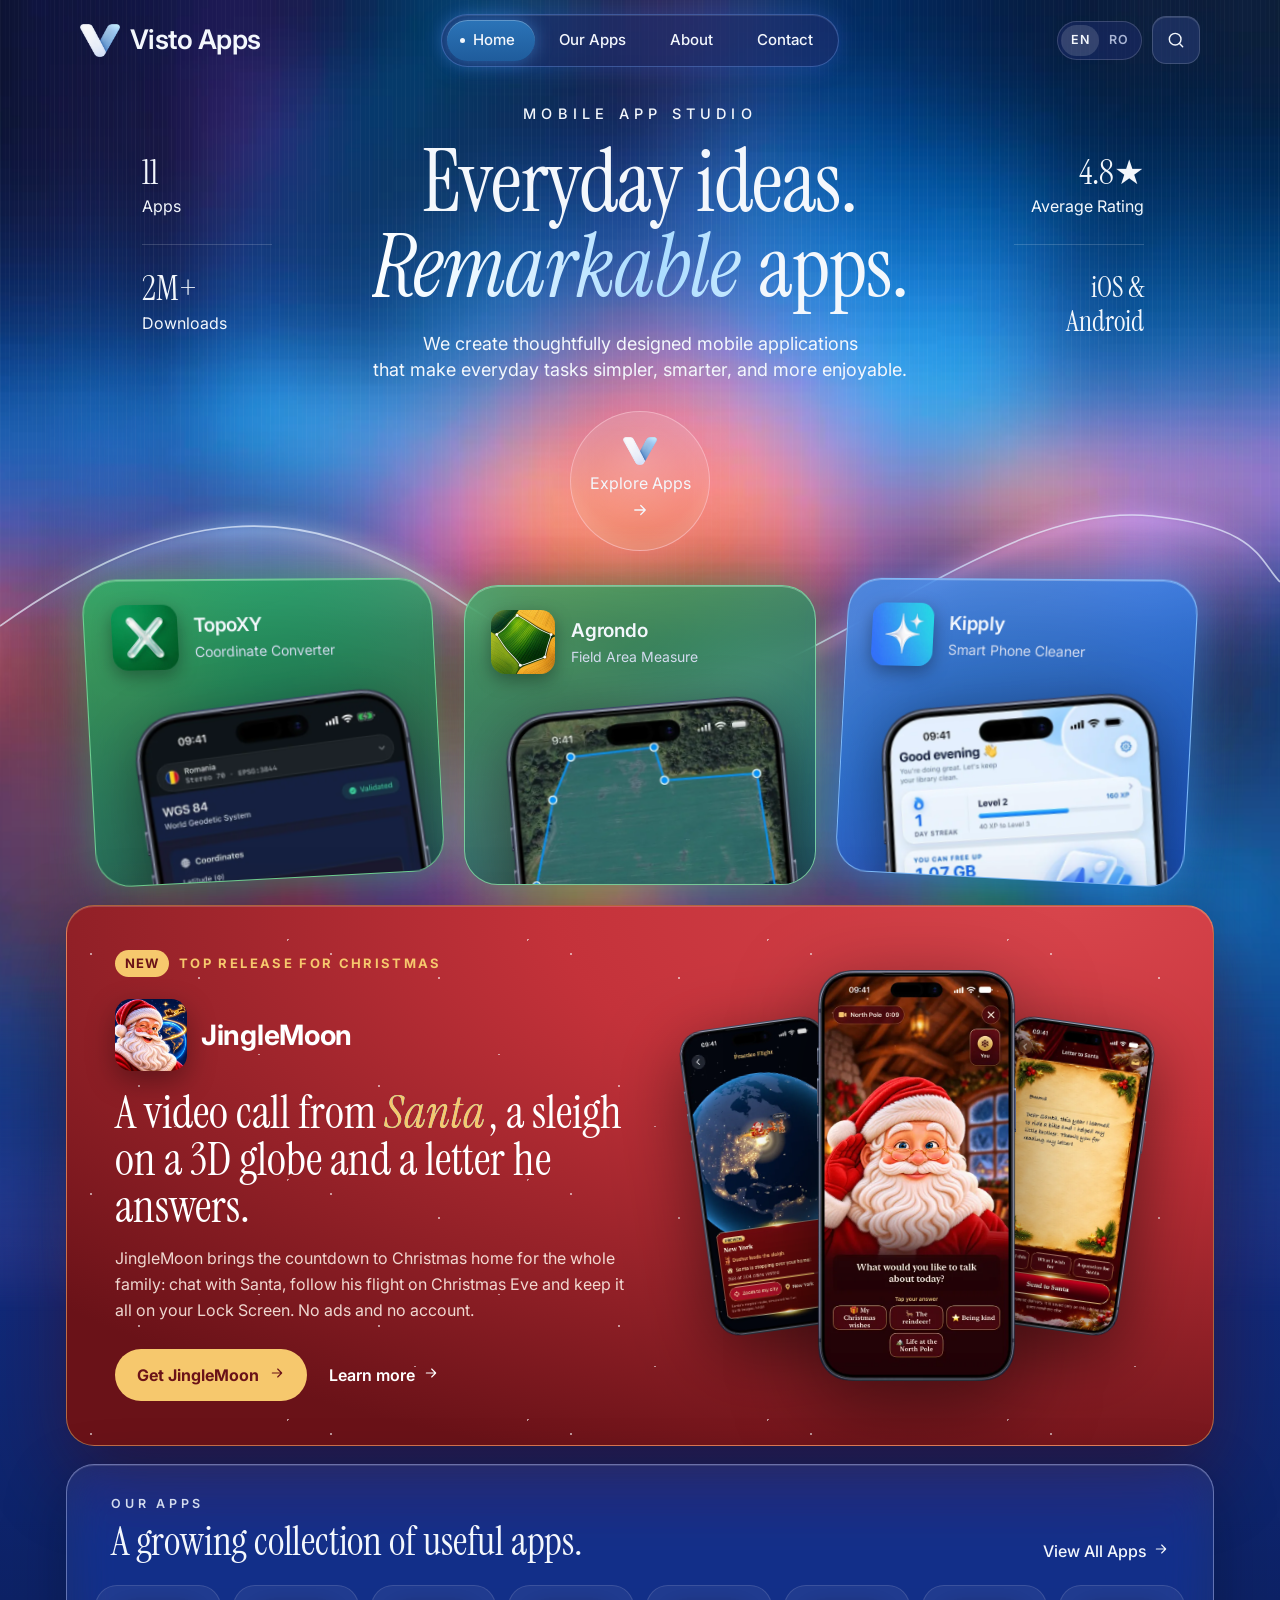
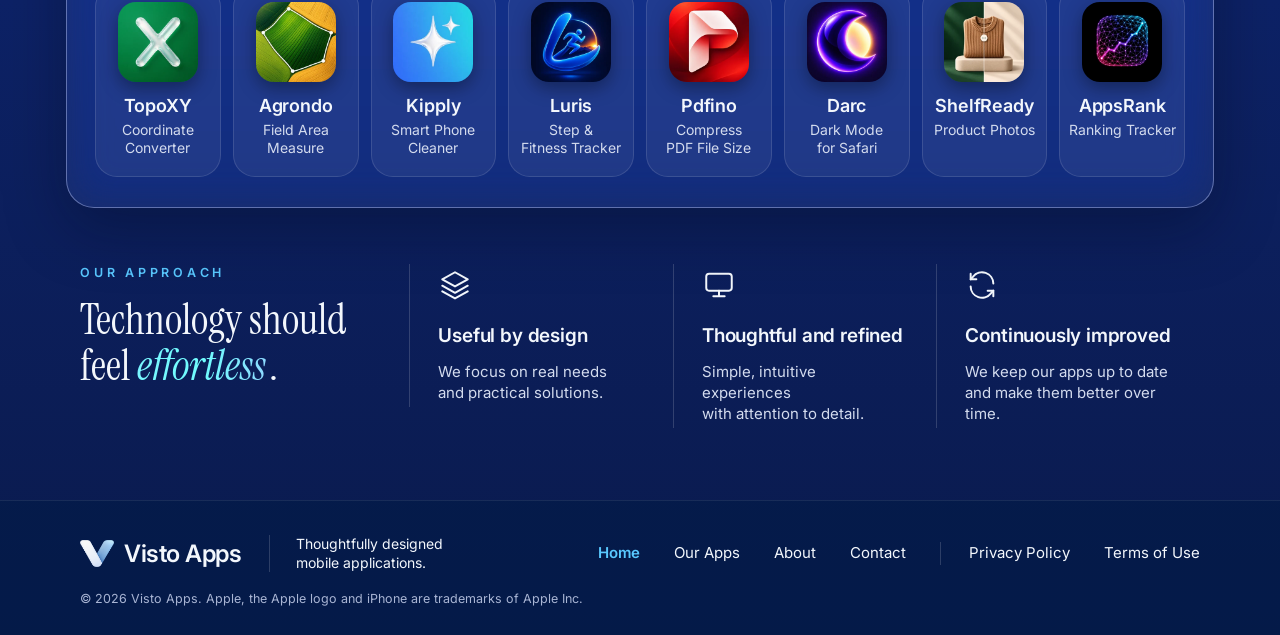
<file: index.html>
<!doctype html>
<html lang="en">
<head>
  <meta charset="utf-8">
  <meta name="viewport" content="width=device-width, initial-scale=1, viewport-fit=cover">
  <title>Visto Apps | Mobile App Studio for Useful iPhone Apps</title>
  <meta name="description" content="Visto Apps is an independent mobile app studio behind JingleMoon, TopoXY, Agrondo, Kipply, Luris, Pdfino, Darc, ShelfReady, AppsRank, Serenity and Kupfra.">
  <meta name="theme-color" content="#10285a">
  <!--gen:seo-->
  <link rel="canonical" href="https://vistoapps.com/">
  <link rel="alternate" hreflang="en" href="https://vistoapps.com/">
  <link rel="alternate" hreflang="ro" href="https://vistoapps.com/ro/">
  <link rel="alternate" hreflang="x-default" href="https://vistoapps.com/">
  <meta name="robots" content="index,follow,max-image-preview:large">
  <meta property="og:type" content="website">
  <meta property="og:site_name" content="Visto Apps">
  <meta property="og:title" content="Visto Apps | Mobile App Studio for Useful iPhone Apps">
  <meta property="og:description" content="Visto Apps is an independent mobile app studio behind JingleMoon, TopoXY, Agrondo, Kipply, Luris, Pdfino, Darc, ShelfReady, AppsRank, Serenity and Kupfra.">
  <meta property="og:url" content="https://vistoapps.com/">
  <meta property="og:image" content="https://vistoapps.com/assets/logo/og-image.jpg">
  <meta property="og:image:width" content="1200">
  <meta property="og:image:height" content="630">
  <meta property="og:image:alt" content="Visto Apps">
  <meta property="og:locale" content="en_US">
  <meta property="og:locale:alternate" content="ro_RO">
  <meta name="twitter:card" content="summary_large_image">
  <meta name="twitter:title" content="Visto Apps | Mobile App Studio for Useful iPhone Apps">
  <meta name="twitter:description" content="Visto Apps is an independent mobile app studio behind JingleMoon, TopoXY, Agrondo, Kipply, Luris, Pdfino, Darc, ShelfReady, AppsRank, Serenity and Kupfra.">
  <meta name="twitter:image" content="https://vistoapps.com/assets/logo/og-image.jpg">
  <script type="application/ld+json">{"@context":"https://schema.org","@graph":[{"@type":"Organization","@id":"https://vistoapps.com/#organization","name":"Visto Apps","url":"https://vistoapps.com/","logo":{"@type":"ImageObject","url":"https://vistoapps.com/assets/logo/visto-v.png"},"email":"iosallapps@gmail.com","contactPoint":{"@type":"ContactPoint","contactType":"customer support","email":"iosallapps@gmail.com","availableLanguage":["English","Romanian"]},"sameAs":["https://jinglemoon.com/","https://topoxyapp.com/","https://agrondo.com/","https://kipplyapp.com/","https://lurisapp.com/","https://pdfino.com/","https://darcapp.com/","https://shelfreadyapp.com/","https://appsrankapp.com/","https://serenityjournalapp.com/","https://kupfra.com/"]},{"@type":"WebSite","@id":"https://vistoapps.com/#website","url":"https://vistoapps.com/","name":"Visto Apps","publisher":{"@id":"https://vistoapps.com/#organization"},"inLanguage":["en","ro"]},{"@type":"WebPage","@id":"https://vistoapps.com/#webpage","url":"https://vistoapps.com/","name":"Visto Apps | Mobile App Studio for Useful iPhone Apps","description":"Visto Apps is an independent mobile app studio behind JingleMoon, TopoXY, Agrondo, Kipply, Luris, Pdfino, Darc, ShelfReady, AppsRank, Serenity and Kupfra.","inLanguage":"en","isPartOf":{"@id":"https://vistoapps.com/#website"},"about":{"@id":"https://vistoapps.com/#organization"}},{"@type":"ItemList","name":"Visto Apps","numberOfItems":11,"itemListElement":[{"@type":"ListItem","position":1,"item":{"@type":"SoftwareApplication","name":"JingleMoon: Santa Tracker & Video Call","description":"Follow Santa's sleigh on a 3D globe, chat with Santa, write him a letter and get a video call from him.","applicationCategory":"EntertainmentApplication","operatingSystem":"iOS","url":"https://apps.apple.com/us/app/jinglemoon-santa-tracker/id6829834796","image":"https://vistoapps.com/assets/icons/jinglemoon.webp","sameAs":"https://jinglemoon.com/","publisher":{"@id":"https://vistoapps.com/#organization"},"offers":{"@type":"Offer","price":"0","priceCurrency":"USD"}}},{"@type":"ListItem","position":2,"item":{"@type":"SoftwareApplication","name":"TopoXY: Coordinate Converter","description":"Convert coordinates between WGS84, Stereo 70, PUWG, UTM and other national grids, offline.","applicationCategory":"TravelApplication","operatingSystem":"iOS","url":"https://apps.apple.com/us/app/topoxy-coordinate-converter/id6758582908","image":"https://vistoapps.com/assets/icons/topoxy.webp","sameAs":"https://topoxyapp.com/","publisher":{"@id":"https://vistoapps.com/#organization"},"offers":{"@type":"Offer","price":"0","priceCurrency":"USD"}}},{"@type":"ListItem","position":3,"item":{"@type":"SoftwareApplication","name":"Agrondo: Field Area Measure","description":"Measure field areas on the satellite map and keep records for every parcel.","applicationCategory":"BusinessApplication","operatingSystem":"iOS","url":"https://apps.apple.com/us/app/agrondo-field-area-measure/id6775927132","image":"https://vistoapps.com/assets/icons/agrondo.webp","sameAs":"https://agrondo.com/","publisher":{"@id":"https://vistoapps.com/#organization"},"offers":{"@type":"Offer","price":"0","priceCurrency":"USD"}}},{"@type":"ListItem","position":4,"item":{"@type":"SoftwareApplication","name":"Kipply: Smart Phone Cleaner","description":"Free up space by clearing duplicate, similar and unwanted photos with a swipe.","applicationCategory":"UtilitiesApplication","operatingSystem":"iOS","url":"https://apps.apple.com/us/app/kipply-smart-phone-cleaner/id6756061280","image":"https://vistoapps.com/assets/icons/kipply.webp","sameAs":"https://kipplyapp.com/","publisher":{"@id":"https://vistoapps.com/#organization"},"offers":{"@type":"Offer","price":"0","priceCurrency":"USD"}}},{"@type":"ListItem","position":5,"item":{"@type":"SoftwareApplication","name":"Luris: Step & Fitness Tracker","description":"Track your steps, walks, runs and rides with GPS, and follow a training plan.","applicationCategory":"HealthApplication","operatingSystem":"iOS","url":"https://apps.apple.com/us/app/luris-step-fitness-tracker/id6813596103","image":"https://vistoapps.com/assets/icons/luris.webp","sameAs":"https://lurisapp.com/","publisher":{"@id":"https://vistoapps.com/#organization"},"offers":{"@type":"Offer","price":"0","priceCurrency":"USD"}}},{"@type":"ListItem","position":6,"item":{"@type":"SoftwareApplication","name":"Pdfino: Compress PDF File Size","description":"Reduce PDF file size quickly, then scan, sign, merge and fill forms on your iPhone.","applicationCategory":"UtilitiesApplication","operatingSystem":"iOS","url":"https://apps.apple.com/us/app/pdfino-compress-pdf-file-size/id6748689545","image":"https://vistoapps.com/assets/icons/pdfino.webp","sameAs":"https://pdfino.com/","publisher":{"@id":"https://vistoapps.com/#organization"},"offers":{"@type":"Offer","price":"0","priceCurrency":"USD"}}},{"@type":"ListItem","position":7,"item":{"@type":"SoftwareApplication","name":"Darc: Dark Mode for Safari","description":"A comfortable dark mode for every site in Safari, with light themes too.","applicationCategory":"UtilitiesApplication","operatingSystem":"iOS","url":"https://apps.apple.com/us/app/darc-dark-mode-for-safari/id6819036330","image":"https://vistoapps.com/assets/icons/darc.webp","sameAs":"https://darcapp.com/","publisher":{"@id":"https://vistoapps.com/#organization"},"offers":{"@type":"Offer","price":"0","priceCurrency":"USD"}}},{"@type":"ListItem","position":8,"item":{"@type":"SoftwareApplication","name":"ShelfReady: Product Photos","description":"Turn a quick photo into a clean product shot on a white background, in seconds.","applicationCategory":"MultimediaApplication","operatingSystem":"iOS","url":"https://apps.apple.com/us/app/shelfready-product-photos/id6818769240","image":"https://vistoapps.com/assets/icons/shelfready.webp","sameAs":"https://shelfreadyapp.com/","publisher":{"@id":"https://vistoapps.com/#organization"},"offers":{"@type":"Offer","price":"0","priceCurrency":"USD"}}},{"@type":"ListItem","position":9,"item":{"@type":"SoftwareApplication","name":"AppsRank: Ranking Tracker","description":"Follow app rankings on the App Store charts in more than 160 countries, every day.","applicationCategory":"DeveloperApplication","operatingSystem":"iOS","url":"https://apps.apple.com/us/app/appsrank-ranking-tracker/id6762045370","image":"https://vistoapps.com/assets/icons/appsrank.webp","sameAs":"https://appsrankapp.com/","publisher":{"@id":"https://vistoapps.com/#organization"},"offers":{"@type":"Offer","price":"0","priceCurrency":"USD"}}},{"@type":"ListItem","position":10,"item":{"@type":"SoftwareApplication","name":"Serenity: AI Mood Journal","description":"Log your mood in one tap, write with thoughtful prompts and see what lifts you.","applicationCategory":"HealthApplication","operatingSystem":"iOS","url":"https://apps.apple.com/us/app/serenity-ai-mood-journal/id6761684674","image":"https://vistoapps.com/assets/icons/serenity.webp","sameAs":"https://serenityjournalapp.com/","publisher":{"@id":"https://vistoapps.com/#organization"},"offers":{"@type":"Offer","price":"0","priceCurrency":"USD"}}},{"@type":"ListItem","position":11,"item":{"@type":"SoftwareApplication","name":"Kupfra: Construction Calculator","description":"Calculators for concrete, tiles, stairs and electrical work, built on real building standards.","applicationCategory":"UtilitiesApplication","operatingSystem":"iOS","url":"https://apps.apple.com/us/app/kupfra-construction-calculator/id6827716801","image":"https://vistoapps.com/assets/icons/kupfra.webp","sameAs":"https://kupfra.com/","publisher":{"@id":"https://vistoapps.com/#organization"},"offers":{"@type":"Offer","price":"0","priceCurrency":"USD"}}}]}]}</script>
  <!--/gen:seo-->
  <link rel="icon" href="/assets/logo/favicon-32.png" sizes="32x32" type="image/png">
  <link rel="apple-touch-icon" href="/assets/logo/apple-touch-icon.png">
  <link rel="preload" href="/assets/fonts/instrument-serif.woff2" as="font" type="font/woff2" crossorigin>
  <link rel="preload" href="/assets/fonts/inter.woff2" as="font" type="font/woff2" crossorigin>
  <link rel="stylesheet" href="/css/styles.css?v=7dc539c9b3">
</head>
<body data-page="home" data-title-key="meta.home.title" data-desc-key="meta.home.desc">
  <div class="backdrop" aria-hidden="true"></div>
  <header class="site-header" id="site-header">
    <noscript><nav class="header-inner"><a href="/">Home</a> <a href="/apps.html">Our Apps</a> <a href="/about.html">About</a> <a href="/contact.html">Contact</a></nav></noscript>
  </header>

  <main>
    <section class="container home-hero">
      <div class="hero-glow" aria-hidden="true"></div>
      <div class="hero-ridge" aria-hidden="true"></div>

      <p class="kicker" data-i18n="home.kicker">Mobile App Studio</p>
      <h1 class="display" data-i18n="home.title">Everyday ideas.<br><em>Remarkable</em> apps.</h1>
      <p class="lede" data-i18n="home.lede">We create thoughtfully designed mobile applications<br class="br-wide"> that make everyday tasks simpler, smarter, and more enjoyable.</p>

      <div class="hero-stats hero-stats--left">
        <p class="hero-stat"><span class="hero-stat__value" data-app-count>10</span><span class="hero-stat__label" data-i18n="home.stat.apps">Apps</span></p>
        <p class="hero-stat"><span class="hero-stat__value">2M+</span><span class="hero-stat__label" data-i18n="home.stat.downloads">Downloads</span></p>
      </div>
      <div class="hero-stats hero-stats--right">
        <p class="hero-stat"><span class="hero-stat__value">4.8★</span><span class="hero-stat__label" data-i18n="home.stat.rating">Average Rating</span></p>
        <p class="hero-stat"><span class="hero-stat__value hero-stat__value--platforms" data-i18n="home.stat.platforms">iOS &amp;<br>Android</span></p>
      </div>

      <a class="explore" href="/apps.html">
        <img src="/assets/logo/visto-v-128.png" width="34" height="28" alt="">
        <span data-i18n="home.explore">Explore Apps</span>
        <span data-icon="arrow"></span>
      </a>

      <div class="hero-cards" id="hero-cards"></div>

      <section class="xmas" aria-labelledby="xmas-title">
        <div class="xmas__snow" aria-hidden="true"></div>
        <div class="xmas__text">
          <p class="xmas__kicker"><span class="xmas__badge" data-i18n="home.xmas.new">New</span><span data-i18n="home.xmas.kicker">Top release for Christmas</span></p>
          <p class="xmas__app"><img class="app-icon" src="/assets/icons/jinglemoon.webp" width="72" height="72" alt=""><span class="xmas__name">JingleMoon</span></p>
          <h2 class="xmas__title" id="xmas-title" data-i18n="home.xmas.title">A video call from <em>Santa</em>, a sleigh on a 3D globe and a letter he answers.</h2>
          <p class="xmas__lede" data-i18n="home.xmas.lede">JingleMoon brings the countdown to Christmas home for the whole family: chat with Santa, follow his flight on Christmas Eve and keep it all on your Lock Screen. No ads and no account.</p>
          <p class="xmas__actions">
            <a class="xmas__cta" href="https://apps.apple.com/us/app/jinglemoon-santa-tracker/id6829834796" target="_blank" rel="noopener"><span data-i18n="home.xmas.cta">Get JingleMoon</span><span data-icon="arrow"></span></a>
            <a class="xmas__more" href="https://jinglemoon.com/" target="_blank" rel="noopener"><span data-i18n="home.xmas.site">Learn more</span><span data-icon="arrow"></span></a>
          </p>
        </div>
        <div class="xmas__phones" aria-hidden="true">
          <img data-lang-src="/assets/phones/jinglemoon-xmas-1-{lang}.webp" src="/assets/phones/jinglemoon-xmas-1-en.webp" width="480" height="995" alt="" decoding="async">
          <img data-lang-src="/assets/phones/jinglemoon-xmas-0-{lang}.webp" src="/assets/phones/jinglemoon-xmas-0-en.webp" width="480" height="995" alt="" decoding="async">
          <img data-lang-src="/assets/phones/jinglemoon-xmas-2-{lang}.webp" src="/assets/phones/jinglemoon-xmas-2-en.webp" width="480" height="995" alt="" decoding="async">
        </div>
      </section>

      <section class="panel panel--apps glass" aria-labelledby="home-apps-title">
        <div class="panel-head">
          <div>
            <span class="kicker--sans" data-i18n="home.apps.kicker">Our Apps</span>
            <h2 class="h2" id="home-apps-title" data-i18n="home.apps.title">A growing collection of useful apps.</h2>
          </div>
          <a class="link-arrow" href="/apps.html"><span data-i18n="home.apps.all">View All Apps</span><span data-icon="arrow"></span></a>
        </div>
        <ul class="tiles" data-featured-tiles></ul>
      </section>
    </section>

    <section class="container features reveal" aria-labelledby="approach-title">
      <div class="features__lead">
        <span class="kicker--sans" data-i18n="home.approach.kicker">Our Approach</span>
        <h2 class="h3" id="approach-title" data-i18n="home.approach.title">Technology should<br>feel <em>effortless</em>.</h2>
      </div>
      <div class="feature">
        <span data-icon="layers"></span>
        <h3 class="feature__title" data-i18n="home.approach.1.title">Useful by design</h3>
        <p class="feature__text" data-i18n="home.approach.1.text">We focus on real needs<br>and practical solutions.</p>
      </div>
      <div class="feature">
        <span data-icon="monitor"></span>
        <h3 class="feature__title" data-i18n="home.approach.2.title">Thoughtful and refined</h3>
        <p class="feature__text" data-i18n="home.approach.2.text">Simple, intuitive experiences<br>with attention to detail.</p>
      </div>
      <div class="feature">
        <span data-icon="refresh"></span>
        <h3 class="feature__title" data-i18n="home.approach.3.title">Continuously improved</h3>
        <p class="feature__text" data-i18n="home.approach.3.text">We keep our apps up to date<br>and make them better over time.</p>
      </div>
    </section>
  </main>

  <footer class="site-footer" id="site-footer"></footer>
  <script src="/js/data.js?v=b694b3a76e"></script>
  <script src="/js/site.js?v=9928c9e44c"></script>
</body>
</html>
</file>
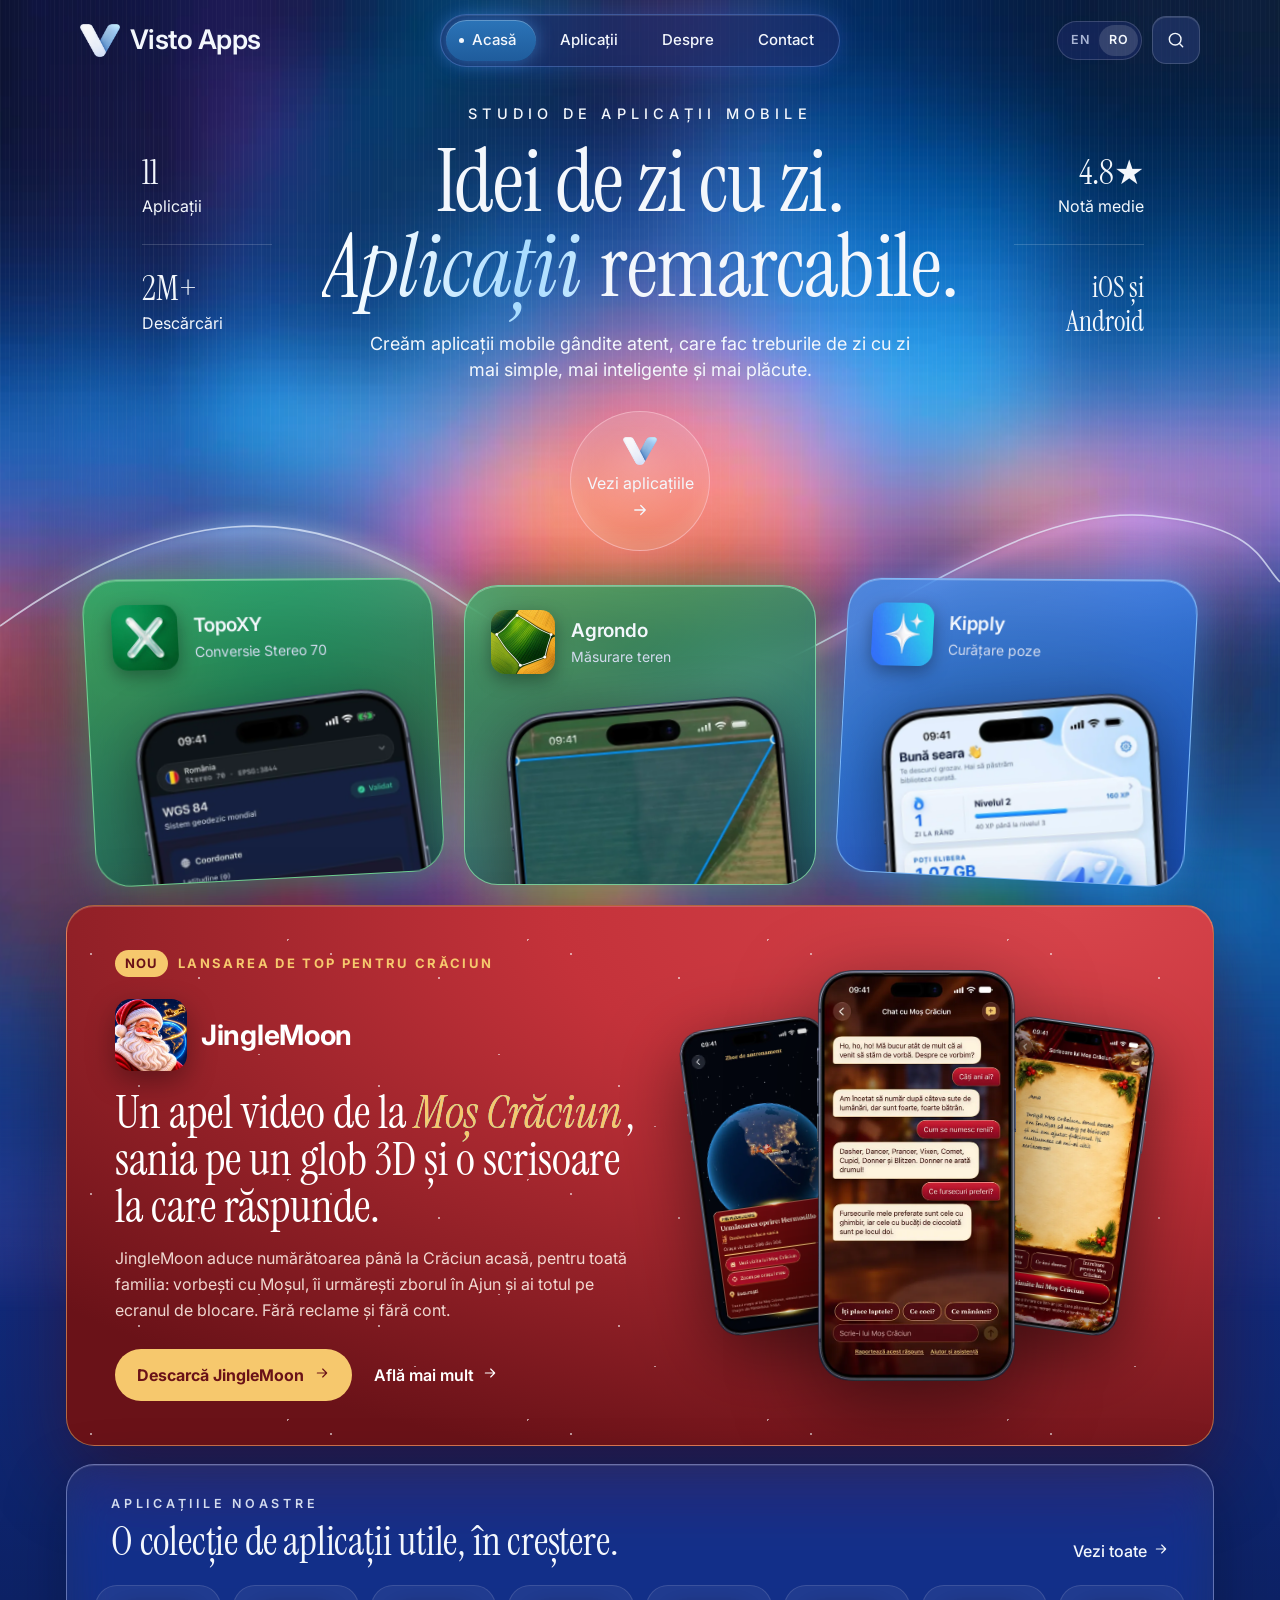
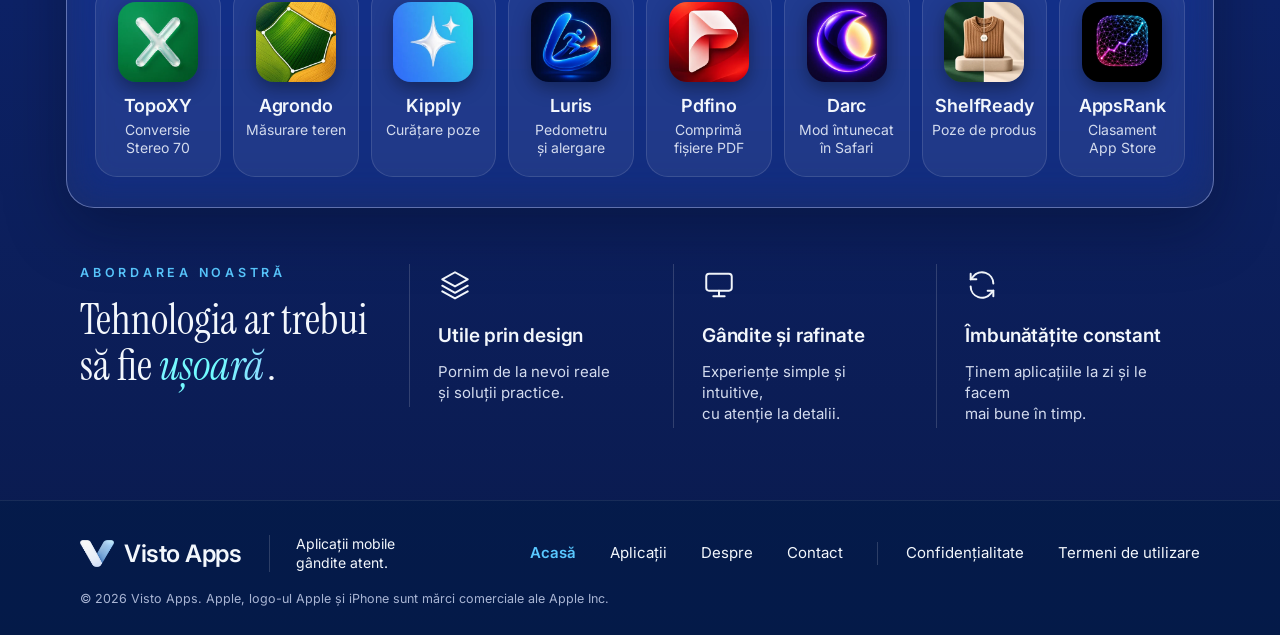
<file: ro/index.html>
<!doctype html>
<html lang="ro">
<head>
  <meta charset="utf-8">
  <meta name="viewport" content="width=device-width, initial-scale=1, viewport-fit=cover">
  <title>Visto Apps | Studio de aplicații mobile utile pentru iPhone</title>
  <meta name="description" content="Visto Apps este studioul independent din spatele aplicațiilor JingleMoon, TopoXY, Agrondo, Kipply, Luris, Pdfino, Darc, ShelfReady, AppsRank, Serenity și Kupfra.">
  <meta name="theme-color" content="#10285a">
  <!--gen:seo-->
  <link rel="canonical" href="https://vistoapps.com/ro/">
  <link rel="alternate" hreflang="en" href="https://vistoapps.com/">
  <link rel="alternate" hreflang="ro" href="https://vistoapps.com/ro/">
  <link rel="alternate" hreflang="x-default" href="https://vistoapps.com/">
  <meta name="robots" content="index,follow,max-image-preview:large">
  <meta property="og:type" content="website">
  <meta property="og:site_name" content="Visto Apps">
  <meta property="og:title" content="Visto Apps | Studio de aplicații mobile utile pentru iPhone">
  <meta property="og:description" content="Visto Apps este studioul independent din spatele aplicațiilor JingleMoon, TopoXY, Agrondo, Kipply, Luris, Pdfino, Darc, ShelfReady, AppsRank, Serenity și Kupfra.">
  <meta property="og:url" content="https://vistoapps.com/ro/">
  <meta property="og:image" content="https://vistoapps.com/assets/logo/og-image.jpg">
  <meta property="og:image:width" content="1200">
  <meta property="og:image:height" content="630">
  <meta property="og:image:alt" content="Visto Apps">
  <meta property="og:locale" content="ro_RO">
  <meta property="og:locale:alternate" content="en_US">
  <meta name="twitter:card" content="summary_large_image">
  <meta name="twitter:title" content="Visto Apps | Studio de aplicații mobile utile pentru iPhone">
  <meta name="twitter:description" content="Visto Apps este studioul independent din spatele aplicațiilor JingleMoon, TopoXY, Agrondo, Kipply, Luris, Pdfino, Darc, ShelfReady, AppsRank, Serenity și Kupfra.">
  <meta name="twitter:image" content="https://vistoapps.com/assets/logo/og-image.jpg">
  <script type="application/ld+json">{"@context":"https://schema.org","@graph":[{"@type":"Organization","@id":"https://vistoapps.com/#organization","name":"Visto Apps","url":"https://vistoapps.com/","logo":{"@type":"ImageObject","url":"https://vistoapps.com/assets/logo/visto-v.png"},"email":"iosallapps@gmail.com","contactPoint":{"@type":"ContactPoint","contactType":"customer support","email":"iosallapps@gmail.com","availableLanguage":["English","Romanian"]},"sameAs":["https://jinglemoon.com/","https://topoxyapp.com/","https://agrondo.com/","https://kipplyapp.com/","https://lurisapp.com/","https://pdfino.com/","https://darcapp.com/","https://shelfreadyapp.com/","https://appsrankapp.com/","https://serenityjournalapp.com/","https://kupfra.com/"]},{"@type":"WebSite","@id":"https://vistoapps.com/#website","url":"https://vistoapps.com/","name":"Visto Apps","publisher":{"@id":"https://vistoapps.com/#organization"},"inLanguage":["en","ro"]},{"@type":"WebPage","@id":"https://vistoapps.com/ro/#webpage","url":"https://vistoapps.com/ro/","name":"Visto Apps | Studio de aplicații mobile utile pentru iPhone","description":"Visto Apps este studioul independent din spatele aplicațiilor JingleMoon, TopoXY, Agrondo, Kipply, Luris, Pdfino, Darc, ShelfReady, AppsRank, Serenity și Kupfra.","inLanguage":"ro","isPartOf":{"@id":"https://vistoapps.com/#website"},"about":{"@id":"https://vistoapps.com/#organization"}},{"@type":"ItemList","name":"Visto Apps","numberOfItems":11,"itemListElement":[{"@type":"ListItem","position":1,"item":{"@type":"SoftwareApplication","name":"JingleMoon: Moș Crăciun și apel video","description":"Urmărești sania lui Moș Crăciun pe un glob 3D, vorbești cu Moșul, îi scrii o scrisoare și primești un apel video de la el.","applicationCategory":"EntertainmentApplication","operatingSystem":"iOS","url":"https://apps.apple.com/us/app/jinglemoon-santa-tracker/id6829834796","image":"https://vistoapps.com/assets/icons/jinglemoon.webp","sameAs":"https://jinglemoon.com/","publisher":{"@id":"https://vistoapps.com/#organization"},"offers":{"@type":"Offer","price":"0","priceCurrency":"USD"}}},{"@type":"ListItem","position":2,"item":{"@type":"SoftwareApplication","name":"TopoXY: Conversie Stereo 70","description":"Convertești coordonate între WGS84, Stereo 70, PUWG, UTM și alte sisteme naționale, offline.","applicationCategory":"TravelApplication","operatingSystem":"iOS","url":"https://apps.apple.com/us/app/topoxy-coordinate-converter/id6758582908","image":"https://vistoapps.com/assets/icons/topoxy.webp","sameAs":"https://topoxyapp.com/","publisher":{"@id":"https://vistoapps.com/#organization"},"offers":{"@type":"Offer","price":"0","priceCurrency":"USD"}}},{"@type":"ListItem","position":3,"item":{"@type":"SoftwareApplication","name":"Agrondo: Măsurare teren","description":"Măsori terenuri pe harta satelit și ții evidența fiecărei parcele.","applicationCategory":"BusinessApplication","operatingSystem":"iOS","url":"https://apps.apple.com/us/app/agrondo-field-area-measure/id6775927132","image":"https://vistoapps.com/assets/icons/agrondo.webp","sameAs":"https://agrondo.com/","publisher":{"@id":"https://vistoapps.com/#organization"},"offers":{"@type":"Offer","price":"0","priceCurrency":"USD"}}},{"@type":"ListItem","position":4,"item":{"@type":"SoftwareApplication","name":"Kipply: Curățare poze","description":"Faci spațiu ștergând pozele duplicate, asemănătoare și nedorite cu o glisare.","applicationCategory":"UtilitiesApplication","operatingSystem":"iOS","url":"https://apps.apple.com/us/app/kipply-smart-phone-cleaner/id6756061280","image":"https://vistoapps.com/assets/icons/kipply.webp","sameAs":"https://kipplyapp.com/","publisher":{"@id":"https://vistoapps.com/#organization"},"offers":{"@type":"Offer","price":"0","priceCurrency":"USD"}}},{"@type":"ListItem","position":5,"item":{"@type":"SoftwareApplication","name":"Luris: Pedometru și alergare","description":"Urmărești pașii, plimbările, alergările și turele cu bicicleta prin GPS, cu un plan de antrenament.","applicationCategory":"HealthApplication","operatingSystem":"iOS","url":"https://apps.apple.com/us/app/luris-step-fitness-tracker/id6813596103","image":"https://vistoapps.com/assets/icons/luris.webp","sameAs":"https://lurisapp.com/","publisher":{"@id":"https://vistoapps.com/#organization"},"offers":{"@type":"Offer","price":"0","priceCurrency":"USD"}}},{"@type":"ListItem","position":6,"item":{"@type":"SoftwareApplication","name":"Pdfino: Comprimă fișiere PDF","description":"Micșorează PDF-urile rapid, apoi scanează, semnează, unește și completează formulare pe iPhone.","applicationCategory":"UtilitiesApplication","operatingSystem":"iOS","url":"https://apps.apple.com/us/app/pdfino-compress-pdf-file-size/id6748689545","image":"https://vistoapps.com/assets/icons/pdfino.webp","sameAs":"https://pdfino.com/","publisher":{"@id":"https://vistoapps.com/#organization"},"offers":{"@type":"Offer","price":"0","priceCurrency":"USD"}}},{"@type":"ListItem","position":7,"item":{"@type":"SoftwareApplication","name":"Darc: Mod întunecat în Safari","description":"Un mod întunecat confortabil pentru orice site din Safari, plus teme luminoase.","applicationCategory":"UtilitiesApplication","operatingSystem":"iOS","url":"https://apps.apple.com/us/app/darc-dark-mode-for-safari/id6819036330","image":"https://vistoapps.com/assets/icons/darc.webp","sameAs":"https://darcapp.com/","publisher":{"@id":"https://vistoapps.com/#organization"},"offers":{"@type":"Offer","price":"0","priceCurrency":"USD"}}},{"@type":"ListItem","position":8,"item":{"@type":"SoftwareApplication","name":"ShelfReady: Poze de produs","description":"Transformi o poză rapidă într-o fotografie de produs pe fundal alb, în câteva secunde.","applicationCategory":"MultimediaApplication","operatingSystem":"iOS","url":"https://apps.apple.com/us/app/shelfready-product-photos/id6818769240","image":"https://vistoapps.com/assets/icons/shelfready.webp","sameAs":"https://shelfreadyapp.com/","publisher":{"@id":"https://vistoapps.com/#organization"},"offers":{"@type":"Offer","price":"0","priceCurrency":"USD"}}},{"@type":"ListItem","position":9,"item":{"@type":"SoftwareApplication","name":"AppsRank: Clasament App Store","description":"Urmărești zilnic clasamentele aplicațiilor din App Store, în peste 160 de țări.","applicationCategory":"DeveloperApplication","operatingSystem":"iOS","url":"https://apps.apple.com/us/app/appsrank-ranking-tracker/id6762045370","image":"https://vistoapps.com/assets/icons/appsrank.webp","sameAs":"https://appsrankapp.com/","publisher":{"@id":"https://vistoapps.com/#organization"},"offers":{"@type":"Offer","price":"0","priceCurrency":"USD"}}},{"@type":"ListItem","position":10,"item":{"@type":"SoftwareApplication","name":"Serenity: Jurnal personal AI","description":"Notezi starea cu o atingere, scrii pornind de la întrebări bine alese și vezi ce te ajută.","applicationCategory":"HealthApplication","operatingSystem":"iOS","url":"https://apps.apple.com/us/app/serenity-ai-mood-journal/id6761684674","image":"https://vistoapps.com/assets/icons/serenity.webp","sameAs":"https://serenityjournalapp.com/","publisher":{"@id":"https://vistoapps.com/#organization"},"offers":{"@type":"Offer","price":"0","priceCurrency":"USD"}}},{"@type":"ListItem","position":11,"item":{"@type":"SoftwareApplication","name":"Kupfra: Calculator construcții","description":"Calcule pentru beton, gresie, scări și instalații electrice, după standardele reale de construcții.","applicationCategory":"UtilitiesApplication","operatingSystem":"iOS","url":"https://apps.apple.com/us/app/kupfra-construction-calculator/id6827716801","image":"https://vistoapps.com/assets/icons/kupfra.webp","sameAs":"https://kupfra.com/","publisher":{"@id":"https://vistoapps.com/#organization"},"offers":{"@type":"Offer","price":"0","priceCurrency":"USD"}}}]}]}</script>
  <!--/gen:seo-->
  <link rel="icon" href="/assets/logo/favicon-32.png" sizes="32x32" type="image/png">
  <link rel="apple-touch-icon" href="/assets/logo/apple-touch-icon.png">
  <link rel="preload" href="/assets/fonts/instrument-serif.woff2" as="font" type="font/woff2" crossorigin>
  <link rel="preload" href="/assets/fonts/inter.woff2" as="font" type="font/woff2" crossorigin>
  <link rel="stylesheet" href="/css/styles.css?v=7dc539c9b3">
</head>
<body data-page="home" data-title-key="meta.home.title" data-desc-key="meta.home.desc">
  <div class="backdrop" aria-hidden="true"></div>
  <header class="site-header" id="site-header">
    <noscript><nav class="header-inner"><a href="/ro/">Home</a> <a href="/ro/apps.html">Our Apps</a> <a href="/ro/about.html">About</a> <a href="/ro/contact.html">Contact</a></nav></noscript>
  </header>

  <main>
    <section class="container home-hero">
      <div class="hero-glow" aria-hidden="true"></div>
      <div class="hero-ridge" aria-hidden="true"></div>

      <p class="kicker" data-i18n="home.kicker">Studio de aplicații mobile</p>
      <h1 class="display" data-i18n="home.title">Idei de zi cu zi.<br><em>Aplicații</em> remarcabile.</h1>
      <p class="lede" data-i18n="home.lede">Creăm aplicații mobile gândite atent, care fac treburile de zi cu zi<br class="br-wide"> mai simple, mai inteligente și mai plăcute.</p>

      <div class="hero-stats hero-stats--left">
        <p class="hero-stat"><span class="hero-stat__value" data-app-count>10</span><span class="hero-stat__label" data-i18n="home.stat.apps">Aplicații</span></p>
        <p class="hero-stat"><span class="hero-stat__value">2M+</span><span class="hero-stat__label" data-i18n="home.stat.downloads">Descărcări</span></p>
      </div>
      <div class="hero-stats hero-stats--right">
        <p class="hero-stat"><span class="hero-stat__value">4.8★</span><span class="hero-stat__label" data-i18n="home.stat.rating">Notă medie</span></p>
        <p class="hero-stat"><span class="hero-stat__value hero-stat__value--platforms" data-i18n="home.stat.platforms">iOS și<br>Android</span></p>
      </div>

      <a class="explore" href="/ro/apps.html">
        <img src="/assets/logo/visto-v-128.png" width="34" height="28" alt="">
        <span data-i18n="home.explore">Vezi aplicațiile</span>
        <span data-icon="arrow"></span>
      </a>

      <div class="hero-cards" id="hero-cards"></div>

      <section class="xmas" aria-labelledby="xmas-title">
        <div class="xmas__snow" aria-hidden="true"></div>
        <div class="xmas__text">
          <p class="xmas__kicker"><span class="xmas__badge" data-i18n="home.xmas.new">Nou</span><span data-i18n="home.xmas.kicker">Lansarea de top pentru Crăciun</span></p>
          <p class="xmas__app"><img class="app-icon" src="/assets/icons/jinglemoon.webp" width="72" height="72" alt=""><span class="xmas__name">JingleMoon</span></p>
          <h2 class="xmas__title" id="xmas-title" data-i18n="home.xmas.title">Un apel video de la <em>Moș Crăciun</em>, sania pe un glob 3D și o scrisoare la care răspunde.</h2>
          <p class="xmas__lede" data-i18n="home.xmas.lede">JingleMoon aduce numărătoarea până la Crăciun acasă, pentru toată familia: vorbești cu Moșul, îi urmărești zborul în Ajun și ai totul pe ecranul de blocare. Fără reclame și fără cont.</p>
          <p class="xmas__actions">
            <a class="xmas__cta" href="https://apps.apple.com/us/app/jinglemoon-santa-tracker/id6829834796" target="_blank" rel="noopener"><span data-i18n="home.xmas.cta">Descarcă JingleMoon</span><span data-icon="arrow"></span></a>
            <a class="xmas__more" href="https://jinglemoon.com/" target="_blank" rel="noopener"><span data-i18n="home.xmas.site">Află mai mult</span><span data-icon="arrow"></span></a>
          </p>
        </div>
        <div class="xmas__phones" aria-hidden="true">
          <img data-lang-src="/assets/phones/jinglemoon-xmas-1-{lang}.webp" src="/assets/phones/jinglemoon-xmas-1-en.webp" width="480" height="995" alt="" decoding="async">
          <img data-lang-src="/assets/phones/jinglemoon-xmas-0-{lang}.webp" src="/assets/phones/jinglemoon-xmas-0-en.webp" width="480" height="995" alt="" decoding="async">
          <img data-lang-src="/assets/phones/jinglemoon-xmas-2-{lang}.webp" src="/assets/phones/jinglemoon-xmas-2-en.webp" width="480" height="995" alt="" decoding="async">
        </div>
      </section>

      <section class="panel panel--apps glass" aria-labelledby="home-apps-title">
        <div class="panel-head">
          <div>
            <span class="kicker--sans" data-i18n="home.apps.kicker">Aplicațiile noastre</span>
            <h2 class="h2" id="home-apps-title" data-i18n="home.apps.title">O colecție de aplicații utile, în creștere.</h2>
          </div>
          <a class="link-arrow" href="/ro/apps.html"><span data-i18n="home.apps.all">Vezi toate</span><span data-icon="arrow"></span></a>
        </div>
        <ul class="tiles" data-featured-tiles></ul>
      </section>
    </section>

    <section class="container features reveal" aria-labelledby="approach-title">
      <div class="features__lead">
        <span class="kicker--sans" data-i18n="home.approach.kicker">Abordarea noastră</span>
        <h2 class="h3" id="approach-title" data-i18n="home.approach.title">Tehnologia ar trebui<br>să fie <em>ușoară</em>.</h2>
      </div>
      <div class="feature">
        <span data-icon="layers"></span>
        <h3 class="feature__title" data-i18n="home.approach.1.title">Utile prin design</h3>
        <p class="feature__text" data-i18n="home.approach.1.text">Pornim de la nevoi reale<br>și soluții practice.</p>
      </div>
      <div class="feature">
        <span data-icon="monitor"></span>
        <h3 class="feature__title" data-i18n="home.approach.2.title">Gândite și rafinate</h3>
        <p class="feature__text" data-i18n="home.approach.2.text">Experiențe simple și intuitive,<br>cu atenție la detalii.</p>
      </div>
      <div class="feature">
        <span data-icon="refresh"></span>
        <h3 class="feature__title" data-i18n="home.approach.3.title">Îmbunătățite constant</h3>
        <p class="feature__text" data-i18n="home.approach.3.text">Ținem aplicațiile la zi și le facem<br>mai bune în timp.</p>
      </div>
    </section>
  </main>

  <footer class="site-footer" id="site-footer"></footer>
  <script src="/js/data.js?v=b694b3a76e"></script>
  <script src="/js/site.js?v=9928c9e44c"></script>
</body>
</html>
</file>
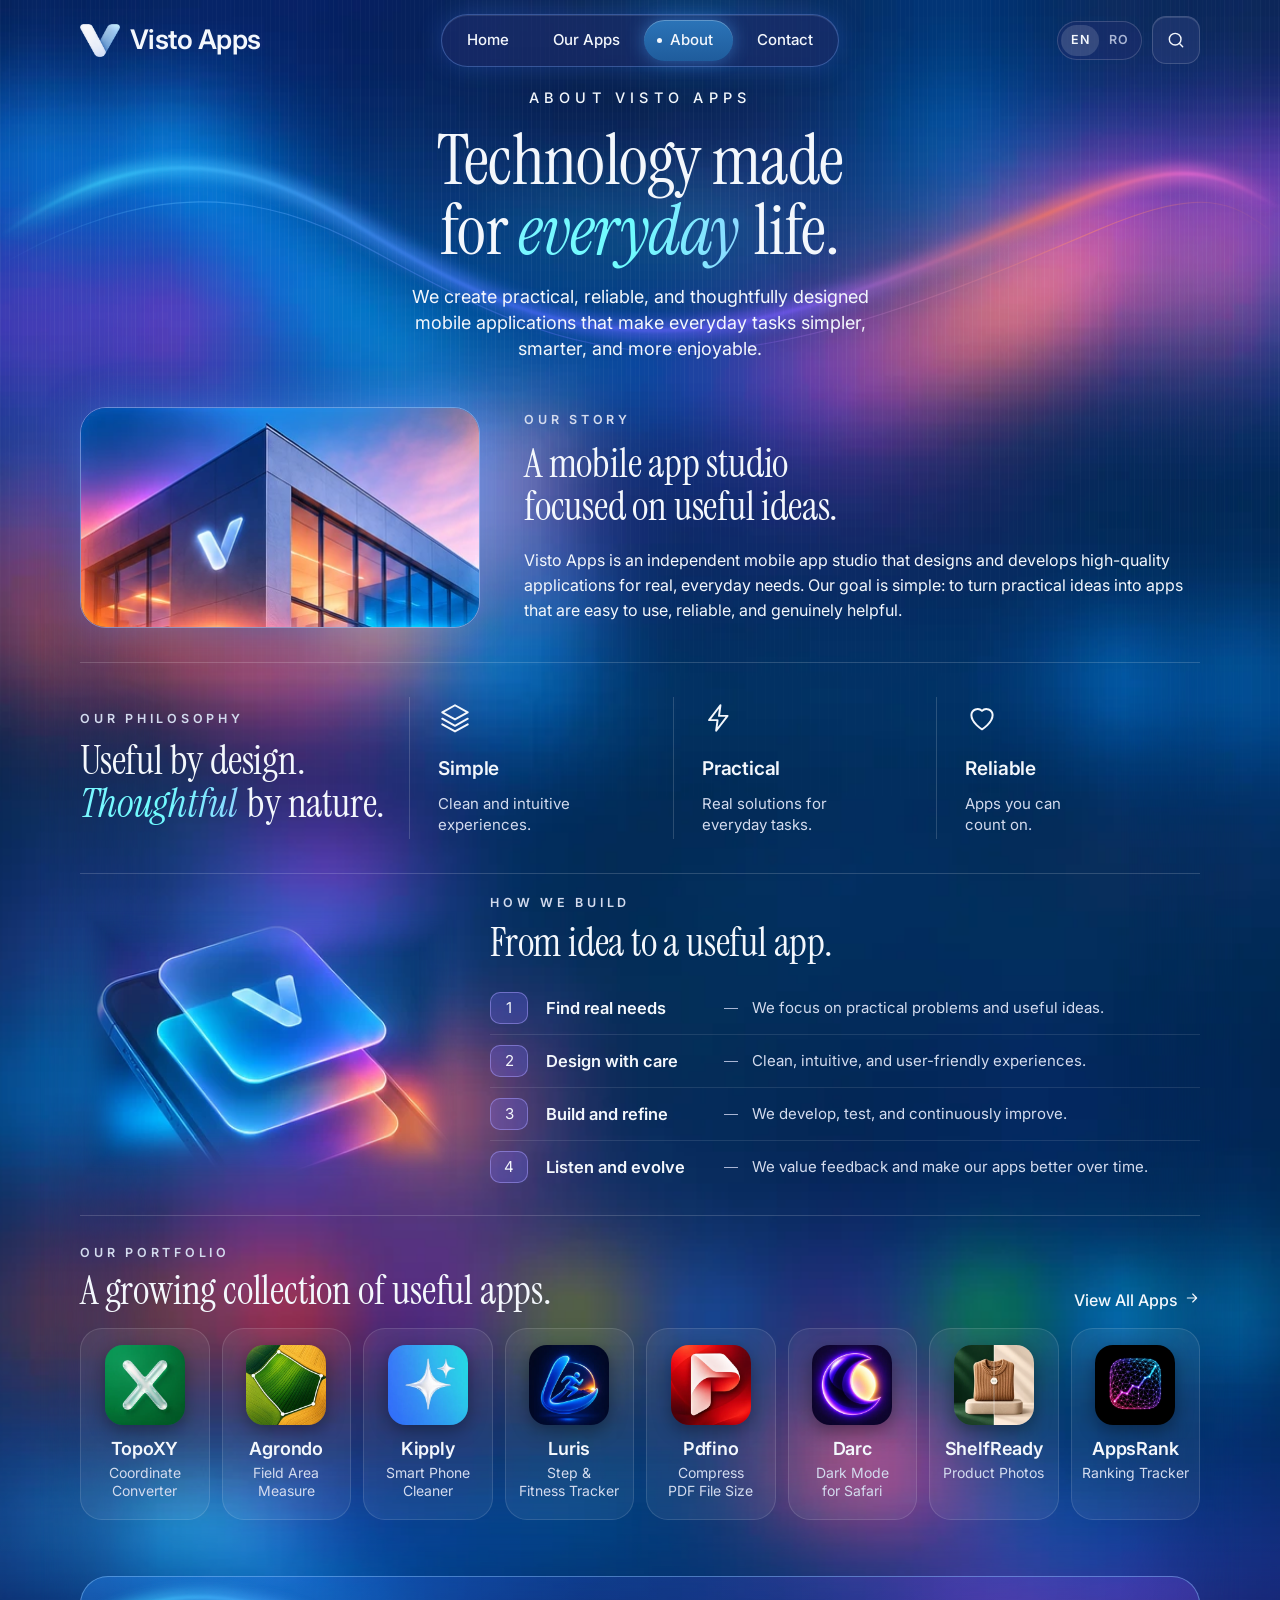
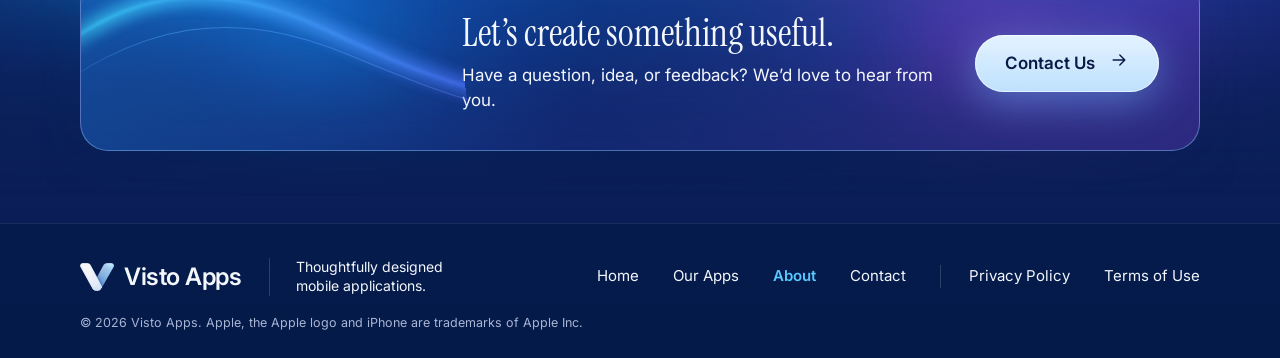
<file: about.html>
<!doctype html>
<html lang="en">
<head>
  <meta charset="utf-8">
  <meta name="viewport" content="width=device-width, initial-scale=1, viewport-fit=cover">
  <title>About Visto Apps | Independent Mobile App Studio</title>
  <meta name="description" content="Visto Apps designs and builds practical, reliable iPhone apps for real everyday needs. See how we turn useful ideas into apps.">
  <meta name="theme-color" content="#10285a">
  <!--gen:seo-->
  <link rel="canonical" href="https://vistoapps.com/about.html">
  <link rel="alternate" hreflang="en" href="https://vistoapps.com/about.html">
  <link rel="alternate" hreflang="ro" href="https://vistoapps.com/ro/about.html">
  <link rel="alternate" hreflang="x-default" href="https://vistoapps.com/about.html">
  <meta name="robots" content="index,follow,max-image-preview:large">
  <meta property="og:type" content="website">
  <meta property="og:site_name" content="Visto Apps">
  <meta property="og:title" content="About Visto Apps | Independent Mobile App Studio">
  <meta property="og:description" content="Visto Apps designs and builds practical, reliable iPhone apps for real everyday needs. See how we turn useful ideas into apps.">
  <meta property="og:url" content="https://vistoapps.com/about.html">
  <meta property="og:image" content="https://vistoapps.com/assets/logo/og-image.jpg">
  <meta property="og:image:width" content="1200">
  <meta property="og:image:height" content="630">
  <meta property="og:image:alt" content="Visto Apps">
  <meta property="og:locale" content="en_US">
  <meta property="og:locale:alternate" content="ro_RO">
  <meta name="twitter:card" content="summary_large_image">
  <meta name="twitter:title" content="About Visto Apps | Independent Mobile App Studio">
  <meta name="twitter:description" content="Visto Apps designs and builds practical, reliable iPhone apps for real everyday needs. See how we turn useful ideas into apps.">
  <meta name="twitter:image" content="https://vistoapps.com/assets/logo/og-image.jpg">
  <script type="application/ld+json">{"@context":"https://schema.org","@graph":[{"@type":"Organization","@id":"https://vistoapps.com/#organization","name":"Visto Apps","url":"https://vistoapps.com/","logo":{"@type":"ImageObject","url":"https://vistoapps.com/assets/logo/visto-v.png"},"email":"iosallapps@gmail.com","contactPoint":{"@type":"ContactPoint","contactType":"customer support","email":"iosallapps@gmail.com","availableLanguage":["English","Romanian"]},"sameAs":["https://jinglemoon.com/","https://topoxyapp.com/","https://agrondo.com/","https://kipplyapp.com/","https://lurisapp.com/","https://pdfino.com/","https://darcapp.com/","https://shelfreadyapp.com/","https://appsrankapp.com/","https://serenityjournalapp.com/","https://kupfra.com/"]},{"@type":"WebSite","@id":"https://vistoapps.com/#website","url":"https://vistoapps.com/","name":"Visto Apps","publisher":{"@id":"https://vistoapps.com/#organization"},"inLanguage":["en","ro"]},{"@type":"AboutPage","@id":"https://vistoapps.com/about.html#webpage","url":"https://vistoapps.com/about.html","name":"About Visto Apps | Independent Mobile App Studio","description":"Visto Apps designs and builds practical, reliable iPhone apps for real everyday needs. See how we turn useful ideas into apps.","inLanguage":"en","isPartOf":{"@id":"https://vistoapps.com/#website"},"about":{"@id":"https://vistoapps.com/#organization"}},{"@type":"BreadcrumbList","itemListElement":[{"@type":"ListItem","position":1,"name":"Visto Apps","item":"https://vistoapps.com/"},{"@type":"ListItem","position":2,"name":"About Visto Apps","item":"https://vistoapps.com/about.html"}]}]}</script>
  <!--/gen:seo-->
  <link rel="icon" href="/assets/logo/favicon-32.png" sizes="32x32" type="image/png">
  <link rel="apple-touch-icon" href="/assets/logo/apple-touch-icon.png">
  <link rel="preload" href="/assets/fonts/instrument-serif.woff2" as="font" type="font/woff2" crossorigin>
  <link rel="preload" href="/assets/fonts/inter.woff2" as="font" type="font/woff2" crossorigin>
  <link rel="stylesheet" href="/css/styles.css?v=7dc539c9b3">
</head>
<body data-page="about" data-title-key="meta.about.title" data-desc-key="meta.about.desc">
  <div class="backdrop" aria-hidden="true"></div>
  <header class="site-header" id="site-header">
    <noscript><nav class="header-inner"><a href="/">Home</a> <a href="/apps.html">Our Apps</a> <a href="/about.html">About</a> <a href="/contact.html">Contact</a></nav></noscript>
  </header>

  <main class="container">
    <section class="page-hero page-hero--about">
      <div class="wave" aria-hidden="true"></div>
      <p class="kicker" data-i18n="about.kicker">About Visto Apps</p>
      <h1 class="display" data-i18n="about.title">Technology made<br>for <em>everyday</em> life.</h1>
      <p class="lede" data-i18n="about.lede">We create practical, reliable, and thoughtfully designed<br class="br-wide"> mobile applications that make everyday tasks simpler,<br class="br-wide"> smarter, and more enjoyable.</p>
    </section>

    <section class="story reveal" aria-labelledby="story-title">
      <div class="story__image"><img src="/assets/art/studio-building.webp" width="396" height="218" alt=""></div>
      <div>
        <span class="kicker--sans" data-i18n="about.story.kicker">Our Story</span>
        <h2 class="h2" id="story-title" data-i18n="about.story.title">A mobile app studio<br>focused on useful ideas.</h2>
        <p data-i18n="about.story.text">Visto Apps is an independent mobile app studio that designs and develops high-quality applications for real, everyday needs. Our goal is simple: to turn practical ideas into apps that are easy to use, reliable, and genuinely helpful.</p>
      </div>
    </section>

    <section class="philosophy reveal" aria-labelledby="philosophy-title">
      <div class="philosophy__lead">
        <span class="kicker--sans" data-i18n="about.philosophy.kicker">Our Philosophy</span>
        <h2 class="h2" id="philosophy-title" data-i18n="about.philosophy.title">Useful by design.<br><em>Thoughtful</em> by nature.</h2>
      </div>
      <div class="feature">
        <span data-icon="layers"></span>
        <h3 class="feature__title" data-i18n="about.p1.title">Simple</h3>
        <p class="feature__text" data-i18n="about.p1.text">Clean and intuitive<br>experiences.</p>
      </div>
      <div class="feature">
        <span data-icon="zap"></span>
        <h3 class="feature__title" data-i18n="about.p2.title">Practical</h3>
        <p class="feature__text" data-i18n="about.p2.text">Real solutions for<br>everyday tasks.</p>
      </div>
      <div class="feature">
        <span data-icon="heart"></span>
        <h3 class="feature__title" data-i18n="about.p3.title">Reliable</h3>
        <p class="feature__text" data-i18n="about.p3.text">Apps you can<br>count on.</p>
      </div>
    </section>

    <section class="build reveal" aria-labelledby="build-title">
      <div class="build__art"><img src="/assets/art/v-plates-phone.webp" width="350" height="250" alt=""></div>
      <div>
        <span class="kicker--sans" data-i18n="about.build.kicker">How We Build</span>
        <h2 class="h2" id="build-title" data-i18n="about.build.title">From idea to a useful app.</h2>
        <ol class="steps">
          <li class="step"><span class="step__n">1</span><span class="step__title" data-i18n="about.step1.title">Find real needs</span><span class="step__text" data-i18n="about.step1.text">We focus on practical problems and useful ideas.</span></li>
          <li class="step"><span class="step__n">2</span><span class="step__title" data-i18n="about.step2.title">Design with care</span><span class="step__text" data-i18n="about.step2.text">Clean, intuitive, and user-friendly experiences.</span></li>
          <li class="step"><span class="step__n">3</span><span class="step__title" data-i18n="about.step3.title">Build and refine</span><span class="step__text" data-i18n="about.step3.text">We develop, test, and continuously improve.</span></li>
          <li class="step"><span class="step__n">4</span><span class="step__title" data-i18n="about.step4.title">Listen and evolve</span><span class="step__text" data-i18n="about.step4.text">We value feedback and make our apps better over time.</span></li>
        </ol>
      </div>
    </section>

    <section class="portfolio reveal" aria-labelledby="portfolio-title">
      <div class="panel-head">
        <div>
          <span class="kicker--sans" data-i18n="about.portfolio.kicker">Our Portfolio</span>
          <h2 class="h2" id="portfolio-title" data-i18n="home.apps.title">A growing collection of useful apps.</h2>
        </div>
        <a class="link-arrow" href="/apps.html"><span data-i18n="home.apps.all">View All Apps</span><span data-icon="arrow"></span></a>
      </div>
      <ul class="tiles" data-featured-tiles></ul>
    </section>

    <div class="cta-banner reveal">
      <div>
        <h2 class="h3" data-i18n="about.cta.title">Let’s create something useful.</h2>
        <p data-i18n="about.cta.text">Have a question, idea, or feedback? We’d love to hear from you.</p>
      </div>
      <a class="btn-pill" href="/contact.html"><span data-i18n="about.cta.button">Contact Us</span><span data-icon="arrow"></span></a>
    </div>
  </main>

  <footer class="site-footer" id="site-footer"></footer>
  <script src="/js/data.js?v=b694b3a76e"></script>
  <script src="/js/site.js?v=9928c9e44c"></script>
</body>
</html>
</file>
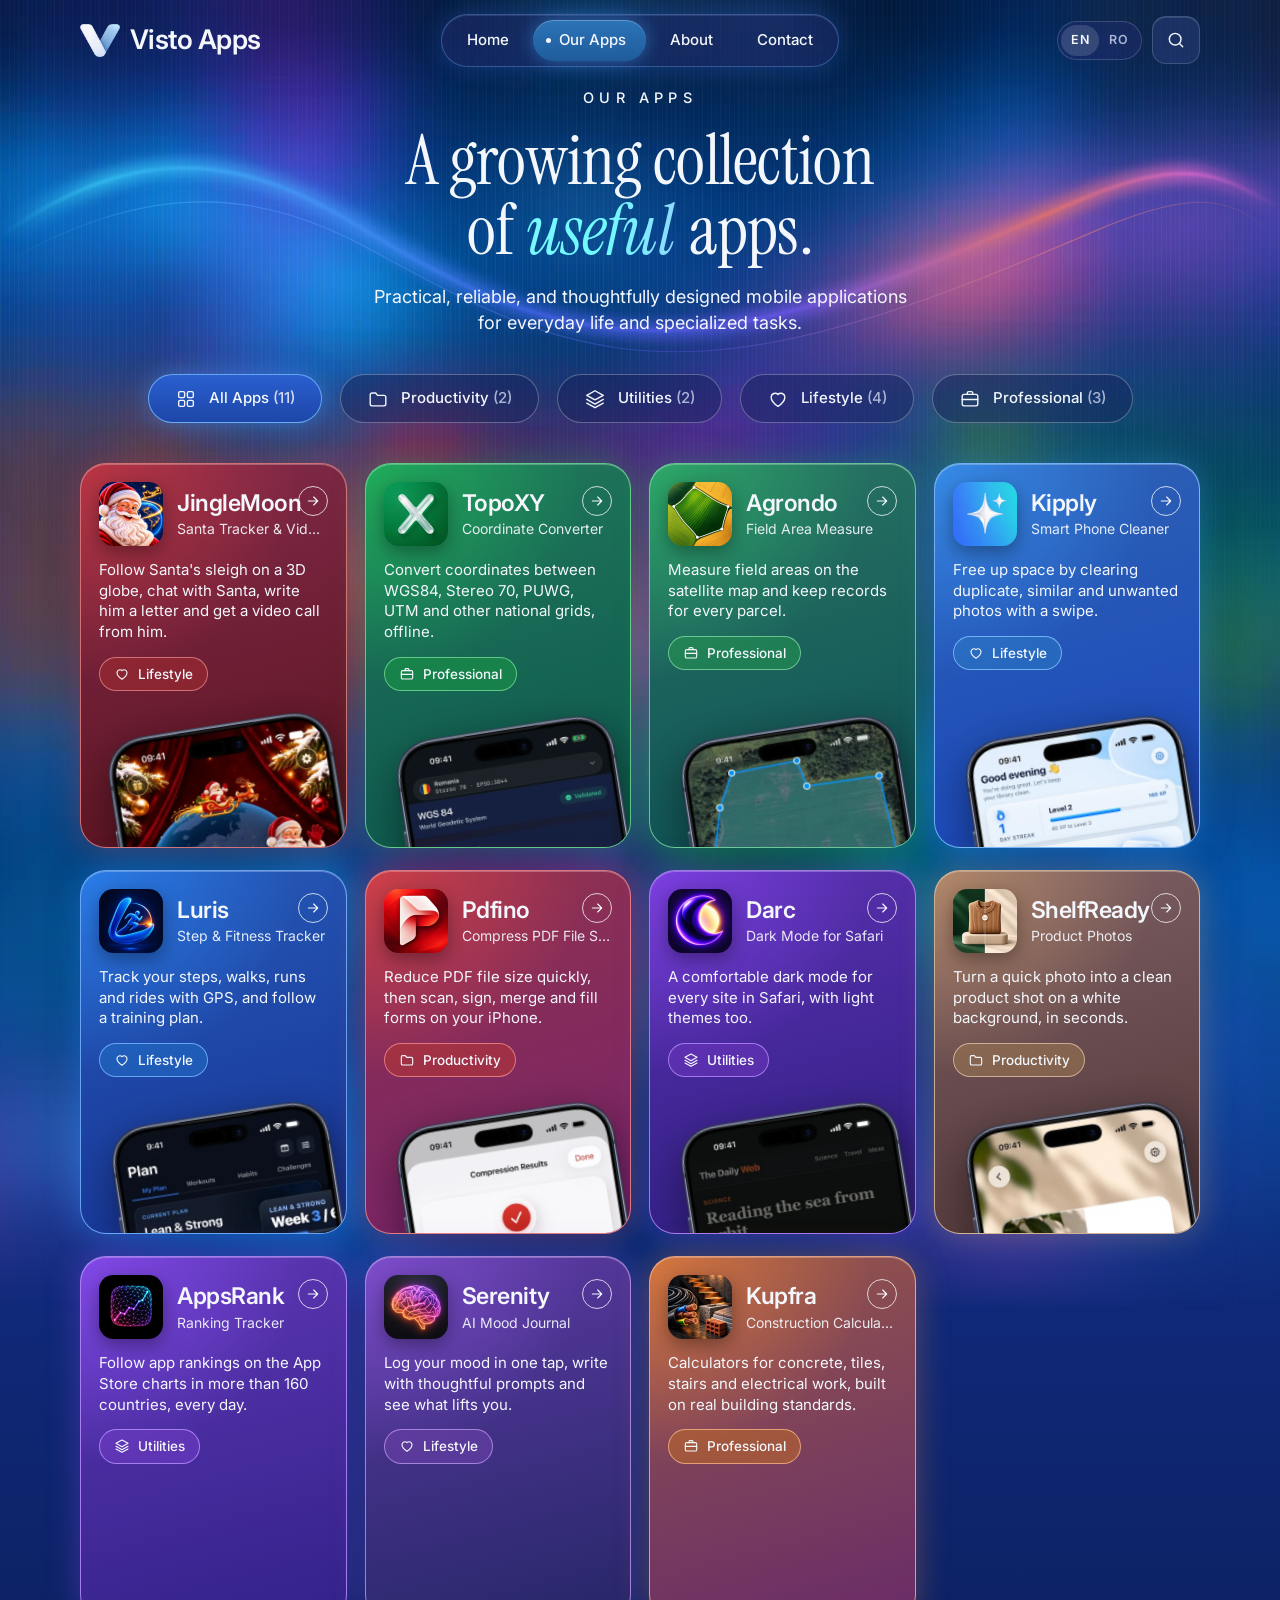
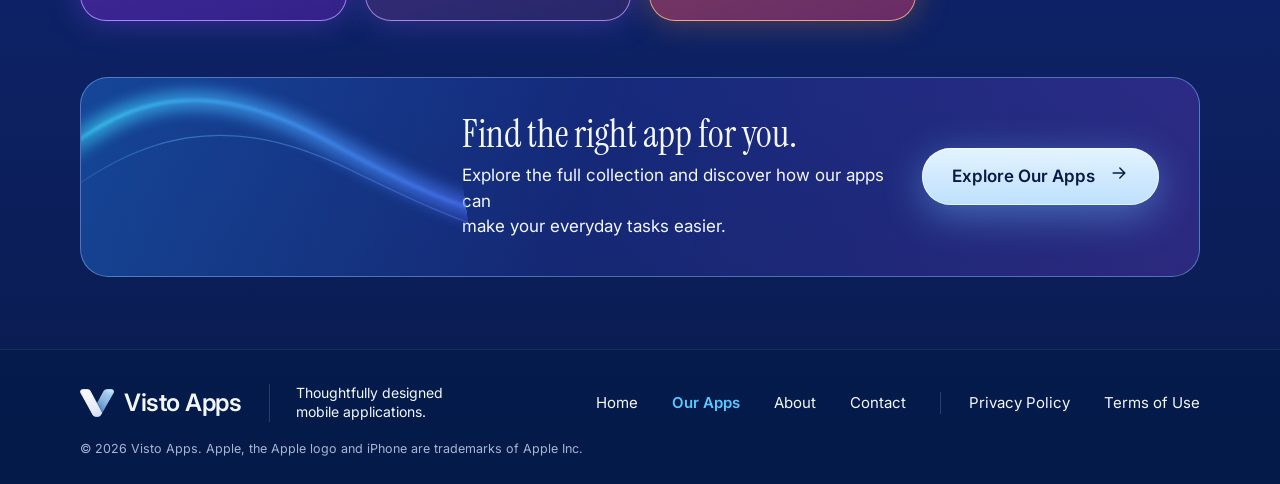
<file: apps.html>
<!doctype html>
<html lang="en">
<head>
  <meta charset="utf-8">
  <meta name="viewport" content="width=device-width, initial-scale=1, viewport-fit=cover">
  <title>Our Apps: TopoXY, Agrondo, Kipply, Pdfino and more | Visto Apps</title>
  <meta name="description" content="Every Visto Apps app in one place: compress PDFs, clean up photos, convert Stereo 70 coordinates, measure fields, clean up photos, track steps and more on iPhone.">
  <meta name="theme-color" content="#10285a">
  <!--gen:seo-->
  <link rel="canonical" href="https://vistoapps.com/apps.html">
  <link rel="alternate" hreflang="en" href="https://vistoapps.com/apps.html">
  <link rel="alternate" hreflang="ro" href="https://vistoapps.com/ro/apps.html">
  <link rel="alternate" hreflang="x-default" href="https://vistoapps.com/apps.html">
  <meta name="robots" content="index,follow,max-image-preview:large">
  <meta property="og:type" content="website">
  <meta property="og:site_name" content="Visto Apps">
  <meta property="og:title" content="Our Apps: TopoXY, Agrondo, Kipply, Pdfino and more | Visto Apps">
  <meta property="og:description" content="Every Visto Apps app in one place: compress PDFs, clean up photos, convert Stereo 70 coordinates, measure fields, clean up photos, track steps and more on iPhone.">
  <meta property="og:url" content="https://vistoapps.com/apps.html">
  <meta property="og:image" content="https://vistoapps.com/assets/logo/og-image.jpg">
  <meta property="og:image:width" content="1200">
  <meta property="og:image:height" content="630">
  <meta property="og:image:alt" content="Visto Apps">
  <meta property="og:locale" content="en_US">
  <meta property="og:locale:alternate" content="ro_RO">
  <meta name="twitter:card" content="summary_large_image">
  <meta name="twitter:title" content="Our Apps: TopoXY, Agrondo, Kipply, Pdfino and more | Visto Apps">
  <meta name="twitter:description" content="Every Visto Apps app in one place: compress PDFs, clean up photos, convert Stereo 70 coordinates, measure fields, clean up photos, track steps and more on iPhone.">
  <meta name="twitter:image" content="https://vistoapps.com/assets/logo/og-image.jpg">
  <script type="application/ld+json">{"@context":"https://schema.org","@graph":[{"@type":"Organization","@id":"https://vistoapps.com/#organization","name":"Visto Apps","url":"https://vistoapps.com/","logo":{"@type":"ImageObject","url":"https://vistoapps.com/assets/logo/visto-v.png"},"email":"iosallapps@gmail.com","contactPoint":{"@type":"ContactPoint","contactType":"customer support","email":"iosallapps@gmail.com","availableLanguage":["English","Romanian"]},"sameAs":["https://jinglemoon.com/","https://topoxyapp.com/","https://agrondo.com/","https://kipplyapp.com/","https://lurisapp.com/","https://pdfino.com/","https://darcapp.com/","https://shelfreadyapp.com/","https://appsrankapp.com/","https://serenityjournalapp.com/","https://kupfra.com/"]},{"@type":"WebSite","@id":"https://vistoapps.com/#website","url":"https://vistoapps.com/","name":"Visto Apps","publisher":{"@id":"https://vistoapps.com/#organization"},"inLanguage":["en","ro"]},{"@type":"CollectionPage","@id":"https://vistoapps.com/apps.html#webpage","url":"https://vistoapps.com/apps.html","name":"Our Apps: TopoXY, Agrondo, Kipply, Pdfino and more | Visto Apps","description":"Every Visto Apps app in one place: compress PDFs, clean up photos, convert Stereo 70 coordinates, measure fields, clean up photos, track steps and more on iPhone.","inLanguage":"en","isPartOf":{"@id":"https://vistoapps.com/#website"},"about":{"@id":"https://vistoapps.com/#organization"}},{"@type":"BreadcrumbList","itemListElement":[{"@type":"ListItem","position":1,"name":"Visto Apps","item":"https://vistoapps.com/"},{"@type":"ListItem","position":2,"name":"Our Apps: TopoXY, Agrondo, Kipply, Pdfino and more","item":"https://vistoapps.com/apps.html"}]},{"@type":"ItemList","name":"Visto Apps","numberOfItems":11,"itemListElement":[{"@type":"ListItem","position":1,"item":{"@type":"SoftwareApplication","name":"JingleMoon: Santa Tracker & Video Call","description":"Follow Santa's sleigh on a 3D globe, chat with Santa, write him a letter and get a video call from him.","applicationCategory":"EntertainmentApplication","operatingSystem":"iOS","url":"https://apps.apple.com/us/app/jinglemoon-santa-tracker/id6829834796","image":"https://vistoapps.com/assets/icons/jinglemoon.webp","sameAs":"https://jinglemoon.com/","publisher":{"@id":"https://vistoapps.com/#organization"},"offers":{"@type":"Offer","price":"0","priceCurrency":"USD"}}},{"@type":"ListItem","position":2,"item":{"@type":"SoftwareApplication","name":"TopoXY: Coordinate Converter","description":"Convert coordinates between WGS84, Stereo 70, PUWG, UTM and other national grids, offline.","applicationCategory":"TravelApplication","operatingSystem":"iOS","url":"https://apps.apple.com/us/app/topoxy-coordinate-converter/id6758582908","image":"https://vistoapps.com/assets/icons/topoxy.webp","sameAs":"https://topoxyapp.com/","publisher":{"@id":"https://vistoapps.com/#organization"},"offers":{"@type":"Offer","price":"0","priceCurrency":"USD"}}},{"@type":"ListItem","position":3,"item":{"@type":"SoftwareApplication","name":"Agrondo: Field Area Measure","description":"Measure field areas on the satellite map and keep records for every parcel.","applicationCategory":"BusinessApplication","operatingSystem":"iOS","url":"https://apps.apple.com/us/app/agrondo-field-area-measure/id6775927132","image":"https://vistoapps.com/assets/icons/agrondo.webp","sameAs":"https://agrondo.com/","publisher":{"@id":"https://vistoapps.com/#organization"},"offers":{"@type":"Offer","price":"0","priceCurrency":"USD"}}},{"@type":"ListItem","position":4,"item":{"@type":"SoftwareApplication","name":"Kipply: Smart Phone Cleaner","description":"Free up space by clearing duplicate, similar and unwanted photos with a swipe.","applicationCategory":"UtilitiesApplication","operatingSystem":"iOS","url":"https://apps.apple.com/us/app/kipply-smart-phone-cleaner/id6756061280","image":"https://vistoapps.com/assets/icons/kipply.webp","sameAs":"https://kipplyapp.com/","publisher":{"@id":"https://vistoapps.com/#organization"},"offers":{"@type":"Offer","price":"0","priceCurrency":"USD"}}},{"@type":"ListItem","position":5,"item":{"@type":"SoftwareApplication","name":"Luris: Step & Fitness Tracker","description":"Track your steps, walks, runs and rides with GPS, and follow a training plan.","applicationCategory":"HealthApplication","operatingSystem":"iOS","url":"https://apps.apple.com/us/app/luris-step-fitness-tracker/id6813596103","image":"https://vistoapps.com/assets/icons/luris.webp","sameAs":"https://lurisapp.com/","publisher":{"@id":"https://vistoapps.com/#organization"},"offers":{"@type":"Offer","price":"0","priceCurrency":"USD"}}},{"@type":"ListItem","position":6,"item":{"@type":"SoftwareApplication","name":"Pdfino: Compress PDF File Size","description":"Reduce PDF file size quickly, then scan, sign, merge and fill forms on your iPhone.","applicationCategory":"UtilitiesApplication","operatingSystem":"iOS","url":"https://apps.apple.com/us/app/pdfino-compress-pdf-file-size/id6748689545","image":"https://vistoapps.com/assets/icons/pdfino.webp","sameAs":"https://pdfino.com/","publisher":{"@id":"https://vistoapps.com/#organization"},"offers":{"@type":"Offer","price":"0","priceCurrency":"USD"}}},{"@type":"ListItem","position":7,"item":{"@type":"SoftwareApplication","name":"Darc: Dark Mode for Safari","description":"A comfortable dark mode for every site in Safari, with light themes too.","applicationCategory":"UtilitiesApplication","operatingSystem":"iOS","url":"https://apps.apple.com/us/app/darc-dark-mode-for-safari/id6819036330","image":"https://vistoapps.com/assets/icons/darc.webp","sameAs":"https://darcapp.com/","publisher":{"@id":"https://vistoapps.com/#organization"},"offers":{"@type":"Offer","price":"0","priceCurrency":"USD"}}},{"@type":"ListItem","position":8,"item":{"@type":"SoftwareApplication","name":"ShelfReady: Product Photos","description":"Turn a quick photo into a clean product shot on a white background, in seconds.","applicationCategory":"MultimediaApplication","operatingSystem":"iOS","url":"https://apps.apple.com/us/app/shelfready-product-photos/id6818769240","image":"https://vistoapps.com/assets/icons/shelfready.webp","sameAs":"https://shelfreadyapp.com/","publisher":{"@id":"https://vistoapps.com/#organization"},"offers":{"@type":"Offer","price":"0","priceCurrency":"USD"}}},{"@type":"ListItem","position":9,"item":{"@type":"SoftwareApplication","name":"AppsRank: Ranking Tracker","description":"Follow app rankings on the App Store charts in more than 160 countries, every day.","applicationCategory":"DeveloperApplication","operatingSystem":"iOS","url":"https://apps.apple.com/us/app/appsrank-ranking-tracker/id6762045370","image":"https://vistoapps.com/assets/icons/appsrank.webp","sameAs":"https://appsrankapp.com/","publisher":{"@id":"https://vistoapps.com/#organization"},"offers":{"@type":"Offer","price":"0","priceCurrency":"USD"}}},{"@type":"ListItem","position":10,"item":{"@type":"SoftwareApplication","name":"Serenity: AI Mood Journal","description":"Log your mood in one tap, write with thoughtful prompts and see what lifts you.","applicationCategory":"HealthApplication","operatingSystem":"iOS","url":"https://apps.apple.com/us/app/serenity-ai-mood-journal/id6761684674","image":"https://vistoapps.com/assets/icons/serenity.webp","sameAs":"https://serenityjournalapp.com/","publisher":{"@id":"https://vistoapps.com/#organization"},"offers":{"@type":"Offer","price":"0","priceCurrency":"USD"}}},{"@type":"ListItem","position":11,"item":{"@type":"SoftwareApplication","name":"Kupfra: Construction Calculator","description":"Calculators for concrete, tiles, stairs and electrical work, built on real building standards.","applicationCategory":"UtilitiesApplication","operatingSystem":"iOS","url":"https://apps.apple.com/us/app/kupfra-construction-calculator/id6827716801","image":"https://vistoapps.com/assets/icons/kupfra.webp","sameAs":"https://kupfra.com/","publisher":{"@id":"https://vistoapps.com/#organization"},"offers":{"@type":"Offer","price":"0","priceCurrency":"USD"}}}]}]}</script>
  <!--/gen:seo-->
  <link rel="icon" href="/assets/logo/favicon-32.png" sizes="32x32" type="image/png">
  <link rel="apple-touch-icon" href="/assets/logo/apple-touch-icon.png">
  <link rel="preload" href="/assets/fonts/instrument-serif.woff2" as="font" type="font/woff2" crossorigin>
  <link rel="preload" href="/assets/fonts/inter.woff2" as="font" type="font/woff2" crossorigin>
  <link rel="stylesheet" href="/css/styles.css?v=7dc539c9b3">
</head>
<body data-page="apps" data-title-key="meta.apps.title" data-desc-key="meta.apps.desc">
  <div class="backdrop" aria-hidden="true"></div>
  <header class="site-header" id="site-header">
    <noscript><nav class="header-inner"><a href="/">Home</a> <a href="/apps.html">Our Apps</a> <a href="/about.html">About</a> <a href="/contact.html">Contact</a></nav></noscript>
  </header>

  <main>
    <section class="container page-hero">
      <div class="wave" aria-hidden="true"></div>
      <p class="kicker" data-i18n="apps.kicker">Our Apps</p>
      <h1 class="display" data-i18n="apps.title">A growing collection<br>of <em>useful</em> apps.</h1>
      <p class="lede" data-i18n="apps.lede">Practical, reliable, and thoughtfully designed mobile applications<br class="br-wide"> for everyday life and specialized tasks.</p>
    </section>

    <section class="container" aria-labelledby="apps-heading">
      <h2 class="visually-hidden" id="apps-heading" data-i18n="nav.apps">Our Apps</h2>
      <div class="filters" id="app-filters" role="group" aria-label="Categories"></div>
      <ul class="app-grid" id="app-grid"></ul>
      <p class="app-empty" id="app-empty" hidden data-i18n="apps.empty">No app matches that search.</p>

      <div class="cta-banner reveal">
        <div>
          <h2 class="h3" data-i18n="apps.cta.title">Find the right app for you.</h2>
          <p data-i18n="apps.cta.text">Explore the full collection and discover how our apps can<br class="br-wide"> make your everyday tasks easier.</p>
        </div>
        <a class="btn-pill" href="#app-filters"><span data-i18n="apps.cta.button">Explore Our Apps</span><span data-icon="arrow"></span></a>
      </div>
    </section>
  </main>

  <footer class="site-footer" id="site-footer"></footer>
  <script src="/js/data.js?v=b694b3a76e"></script>
  <script src="/js/site.js?v=9928c9e44c"></script>
</body>
</html>
</file>
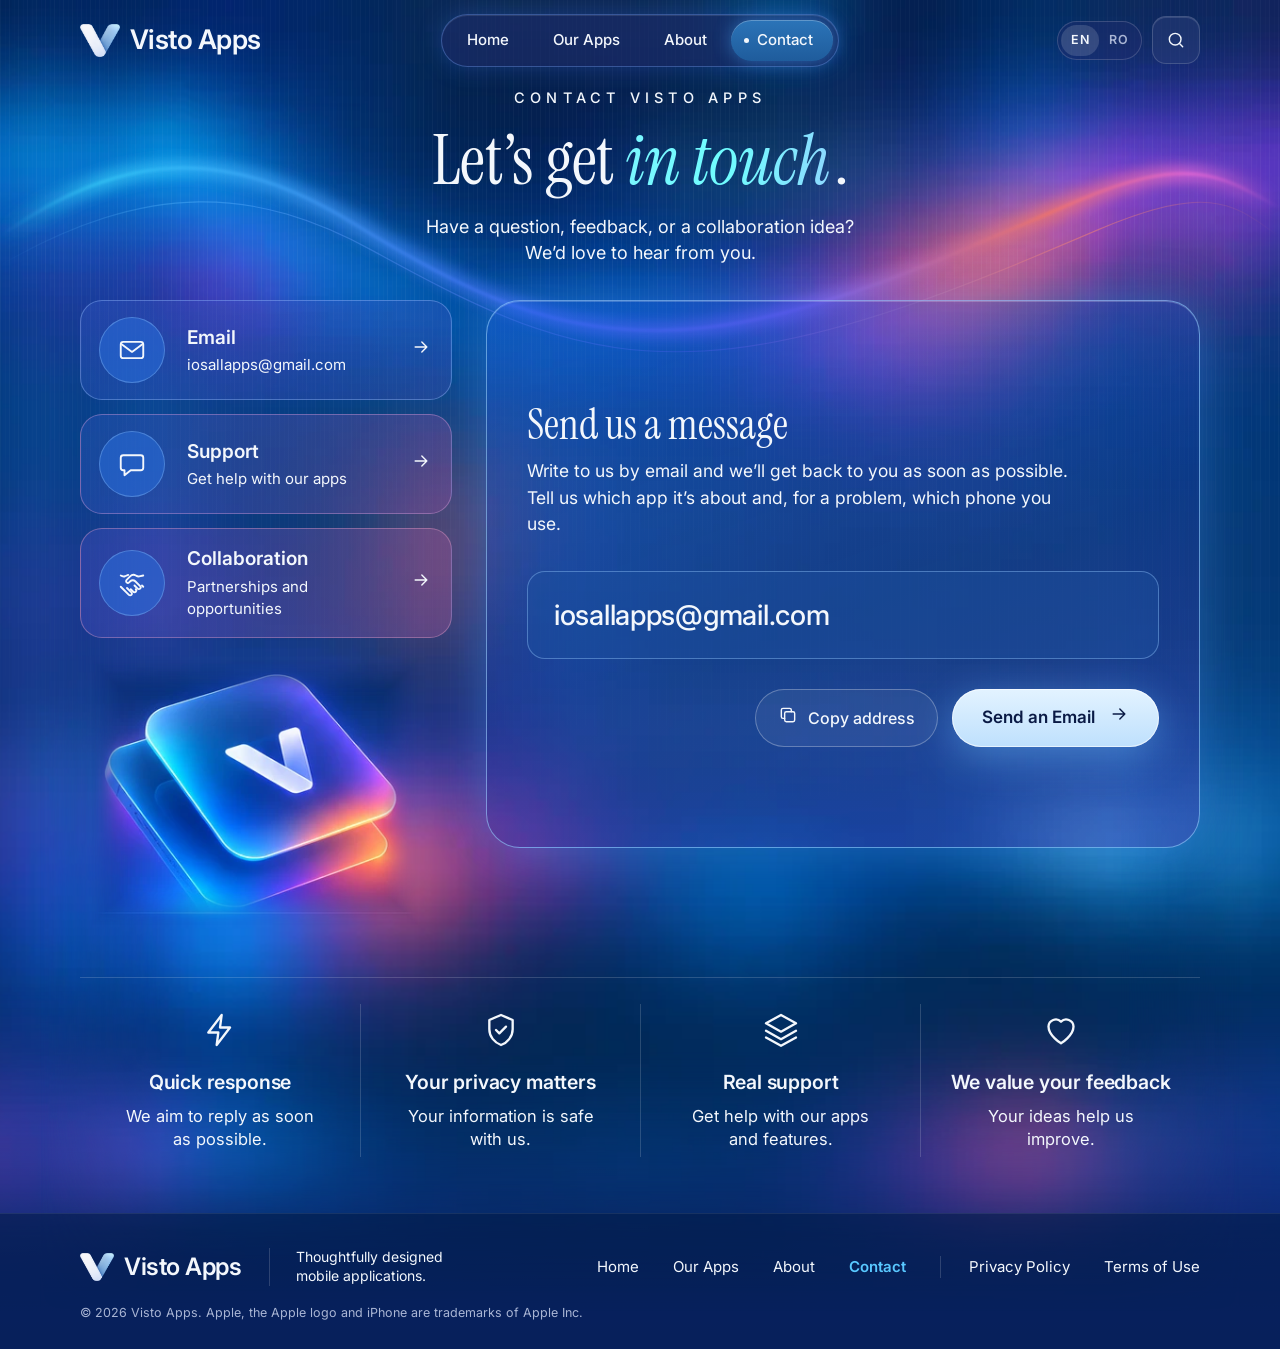
<file: contact.html>
<!doctype html>
<html lang="en">
<head>
  <meta charset="utf-8">
  <meta name="viewport" content="width=device-width, initial-scale=1, viewport-fit=cover">
  <title>Contact Visto Apps | App Support and Collaboration</title>
  <meta name="description" content="Get in touch with Visto Apps for app support, feedback or a collaboration idea. Write to us by email and we reply as soon as possible.">
  <meta name="theme-color" content="#10285a">
  <!--gen:seo-->
  <link rel="canonical" href="https://vistoapps.com/contact.html">
  <link rel="alternate" hreflang="en" href="https://vistoapps.com/contact.html">
  <link rel="alternate" hreflang="ro" href="https://vistoapps.com/ro/contact.html">
  <link rel="alternate" hreflang="x-default" href="https://vistoapps.com/contact.html">
  <meta name="robots" content="index,follow,max-image-preview:large">
  <meta property="og:type" content="website">
  <meta property="og:site_name" content="Visto Apps">
  <meta property="og:title" content="Contact Visto Apps | App Support and Collaboration">
  <meta property="og:description" content="Get in touch with Visto Apps for app support, feedback or a collaboration idea. Write to us by email and we reply as soon as possible.">
  <meta property="og:url" content="https://vistoapps.com/contact.html">
  <meta property="og:image" content="https://vistoapps.com/assets/logo/og-image.jpg">
  <meta property="og:image:width" content="1200">
  <meta property="og:image:height" content="630">
  <meta property="og:image:alt" content="Visto Apps">
  <meta property="og:locale" content="en_US">
  <meta property="og:locale:alternate" content="ro_RO">
  <meta name="twitter:card" content="summary_large_image">
  <meta name="twitter:title" content="Contact Visto Apps | App Support and Collaboration">
  <meta name="twitter:description" content="Get in touch with Visto Apps for app support, feedback or a collaboration idea. Write to us by email and we reply as soon as possible.">
  <meta name="twitter:image" content="https://vistoapps.com/assets/logo/og-image.jpg">
  <script type="application/ld+json">{"@context":"https://schema.org","@graph":[{"@type":"Organization","@id":"https://vistoapps.com/#organization","name":"Visto Apps","url":"https://vistoapps.com/","logo":{"@type":"ImageObject","url":"https://vistoapps.com/assets/logo/visto-v.png"},"email":"iosallapps@gmail.com","contactPoint":{"@type":"ContactPoint","contactType":"customer support","email":"iosallapps@gmail.com","availableLanguage":["English","Romanian"]},"sameAs":["https://jinglemoon.com/","https://topoxyapp.com/","https://agrondo.com/","https://kipplyapp.com/","https://lurisapp.com/","https://pdfino.com/","https://darcapp.com/","https://shelfreadyapp.com/","https://appsrankapp.com/","https://serenityjournalapp.com/","https://kupfra.com/"]},{"@type":"WebSite","@id":"https://vistoapps.com/#website","url":"https://vistoapps.com/","name":"Visto Apps","publisher":{"@id":"https://vistoapps.com/#organization"},"inLanguage":["en","ro"]},{"@type":"ContactPage","@id":"https://vistoapps.com/contact.html#webpage","url":"https://vistoapps.com/contact.html","name":"Contact Visto Apps | App Support and Collaboration","description":"Get in touch with Visto Apps for app support, feedback or a collaboration idea. Write to us by email and we reply as soon as possible.","inLanguage":"en","isPartOf":{"@id":"https://vistoapps.com/#website"},"about":{"@id":"https://vistoapps.com/#organization"}},{"@type":"BreadcrumbList","itemListElement":[{"@type":"ListItem","position":1,"name":"Visto Apps","item":"https://vistoapps.com/"},{"@type":"ListItem","position":2,"name":"Contact Visto Apps","item":"https://vistoapps.com/contact.html"}]}]}</script>
  <!--/gen:seo-->
  <link rel="icon" href="/assets/logo/favicon-32.png" sizes="32x32" type="image/png">
  <link rel="apple-touch-icon" href="/assets/logo/apple-touch-icon.png">
  <link rel="preload" href="/assets/fonts/instrument-serif.woff2" as="font" type="font/woff2" crossorigin>
  <link rel="preload" href="/assets/fonts/inter.woff2" as="font" type="font/woff2" crossorigin>
  <link rel="stylesheet" href="/css/styles.css?v=7dc539c9b3">
</head>
<body data-page="contact" data-title-key="meta.contact.title" data-desc-key="meta.contact.desc">
  <div class="backdrop" aria-hidden="true"></div>
  <header class="site-header" id="site-header">
    <noscript><nav class="header-inner"><a href="/">Home</a> <a href="/apps.html">Our Apps</a> <a href="/about.html">About</a> <a href="/contact.html">Contact</a></nav></noscript>
  </header>

  <main class="container">
    <section class="page-hero">
      <div class="wave" aria-hidden="true"></div>
      <p class="kicker" data-i18n="contact.kicker">Contact Visto Apps</p>
      <h1 class="display" data-i18n="contact.title">Let’s get <em>in touch</em>.</h1>
      <p class="lede" data-i18n="contact.lede">Have a question, feedback, or a collaboration idea?<br>We’d love to hear from you.</p>
    </section>

    <section class="contact-grid">
      <div>
        <div class="contact-links">
          <a class="contact-link" data-email href="mailto:iosallapps@gmail.com">
            <span class="contact-link__icon" data-icon="mail"></span>
            <span><span class="contact-link__title" data-i18n="contact.email.title">Email</span><span class="contact-link__text" data-email-text>iosallapps@gmail.com</span></span>
            <span data-icon="arrow"></span>
          </a>
          <a class="contact-link" data-email data-subject="Support" data-subject-key="contact.support.subject" href="mailto:iosallapps@gmail.com?subject=Support">
            <span class="contact-link__icon" data-icon="message"></span>
            <span><span class="contact-link__title" data-i18n="contact.support.title">Support</span><span class="contact-link__text" data-i18n="contact.support.text">Get help with our apps</span></span>
            <span data-icon="arrow"></span>
          </a>
          <a class="contact-link" data-email data-subject="Collaboration" data-subject-key="contact.collab.subject" href="mailto:iosallapps@gmail.com?subject=Collaboration">
            <span class="contact-link__icon" data-icon="handshake"></span>
            <span><span class="contact-link__title" data-i18n="contact.collab.title">Collaboration</span><span class="contact-link__text" data-i18n="contact.collab.text">Partnerships and opportunities</span></span>
            <span data-icon="arrow"></span>
          </a>
        </div>
        <img class="contact-art" src="/assets/art/v-plates.webp" width="350" height="285" alt="">
      </div>

      <div class="contact-card">
        <h2 class="h3" data-i18n="contact.card.title">Send us a message</h2>
        <p data-i18n="contact.card.text">Write to us by email and we’ll get back to you as soon as possible. Tell us which app it’s about and, for a problem, which phone you use.</p>
        <a class="contact-card__email" data-email data-email-text href="mailto:iosallapps@gmail.com">iosallapps@gmail.com</a>
        <div class="contact-card__actions">
          <button class="btn-ghost" type="button" id="copy-email"><span data-icon="copy"></span><span data-i18n="contact.card.copy">Copy address</span></button>
          <a class="btn-pill" data-email href="mailto:iosallapps@gmail.com"><span data-i18n="contact.card.button">Send an Email</span><span data-icon="arrow"></span></a>
        </div>
      </div>
    </section>

    <section class="guarantees reveal">
      <div class="guarantee"><span data-icon="zap"></span><h3 class="guarantee__title" data-i18n="contact.g1.title">Quick response</h3><p class="guarantee__text" data-i18n="contact.g1.text">We aim to reply as soon<br>as possible.</p></div>
      <div class="guarantee"><span data-icon="shield"></span><h3 class="guarantee__title" data-i18n="contact.g2.title">Your privacy matters</h3><p class="guarantee__text" data-i18n="contact.g2.text">Your information is safe<br>with us.</p></div>
      <div class="guarantee"><span data-icon="layers"></span><h3 class="guarantee__title" data-i18n="contact.g3.title">Real support</h3><p class="guarantee__text" data-i18n="contact.g3.text">Get help with our apps<br>and features.</p></div>
      <div class="guarantee"><span data-icon="heart"></span><h3 class="guarantee__title" data-i18n="contact.g4.title">We value your feedback</h3><p class="guarantee__text" data-i18n="contact.g4.text">Your ideas help us<br>improve.</p></div>
    </section>
  </main>

  <footer class="site-footer" id="site-footer"></footer>
  <script src="/js/data.js?v=b694b3a76e"></script>
  <script src="/js/site.js?v=9928c9e44c"></script>
</body>
</html>
</file>
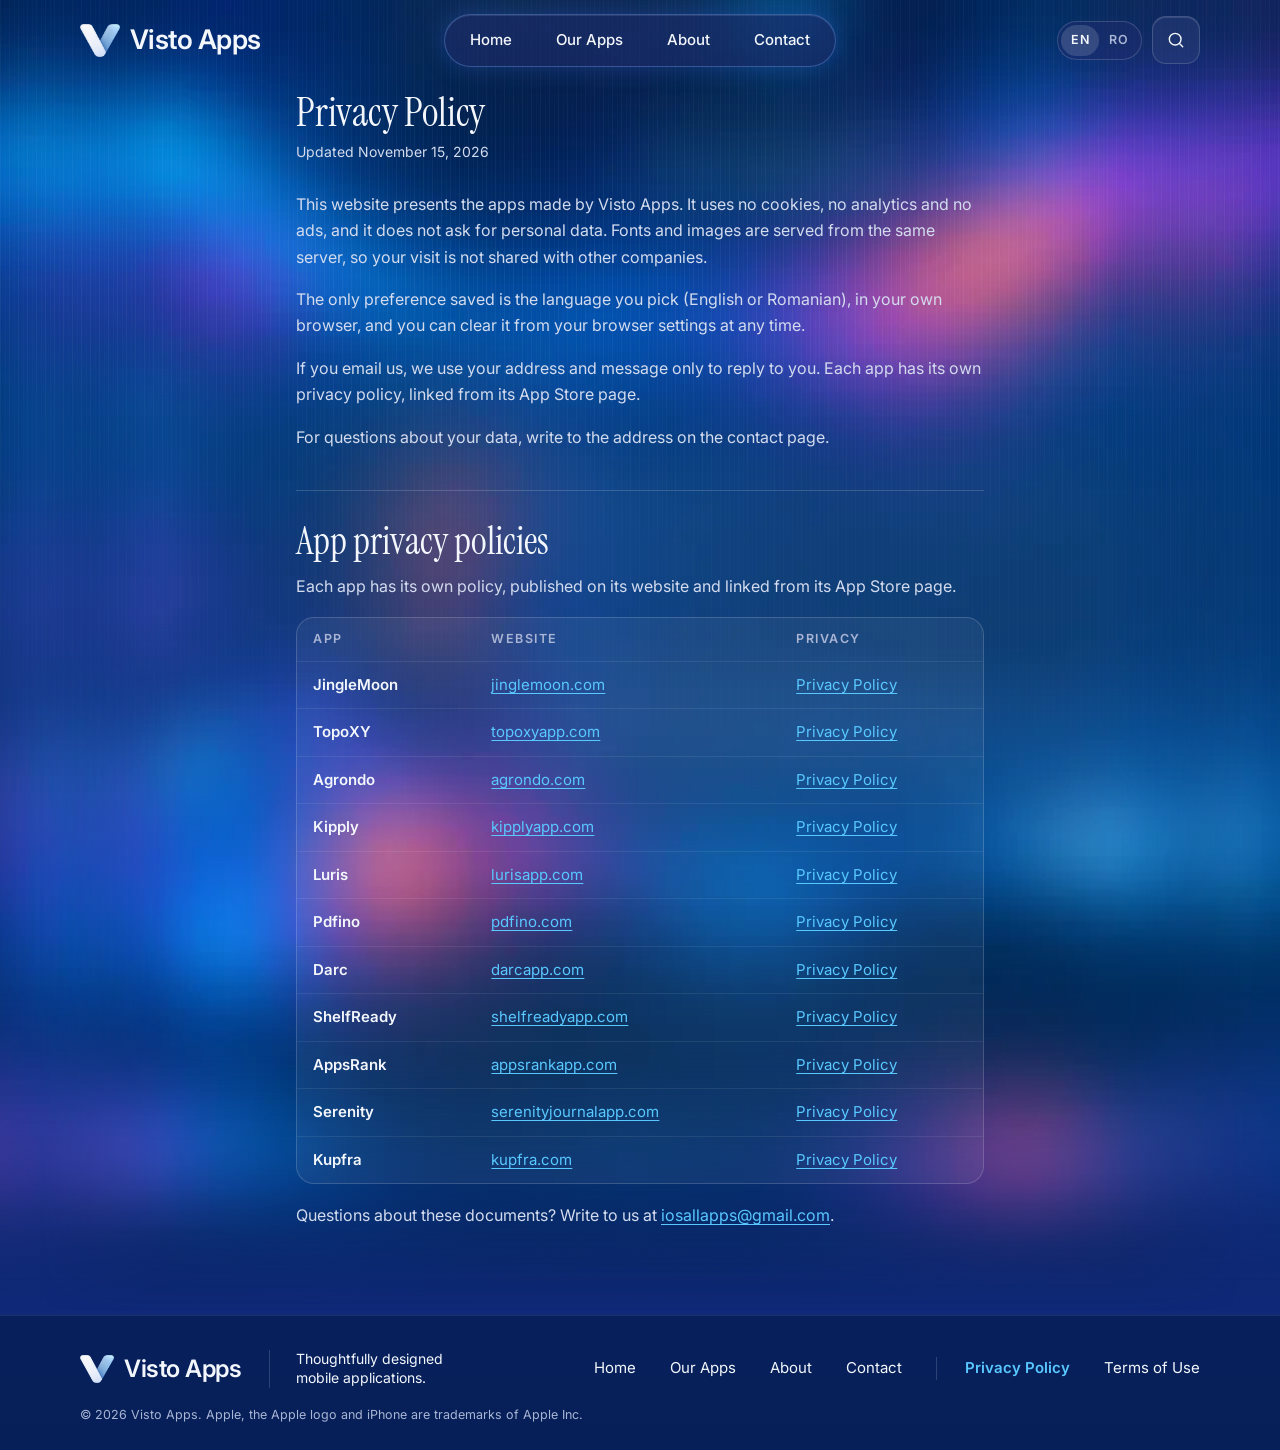
<file: privacy.html>
<!doctype html>
<html lang="en">
<head>
  <meta charset="utf-8">
  <meta name="viewport" content="width=device-width, initial-scale=1, viewport-fit=cover">
  <title>Privacy Policy | Visto Apps</title>
  <meta name="description" content="How the Visto Apps website handles your data, plus links to the privacy policy of every Visto Apps app.">
  <meta name="theme-color" content="#10285a">
  <!--gen:seo-->
  <link rel="canonical" href="https://vistoapps.com/privacy.html">
  <link rel="alternate" hreflang="en" href="https://vistoapps.com/privacy.html">
  <link rel="alternate" hreflang="ro" href="https://vistoapps.com/ro/privacy.html">
  <link rel="alternate" hreflang="x-default" href="https://vistoapps.com/privacy.html">
  <meta name="robots" content="index,follow,max-image-preview:large">
  <meta property="og:type" content="website">
  <meta property="og:site_name" content="Visto Apps">
  <meta property="og:title" content="Privacy Policy | Visto Apps">
  <meta property="og:description" content="How the Visto Apps website handles your data, plus links to the privacy policy of every Visto Apps app.">
  <meta property="og:url" content="https://vistoapps.com/privacy.html">
  <meta property="og:image" content="https://vistoapps.com/assets/logo/og-image.jpg">
  <meta property="og:image:width" content="1200">
  <meta property="og:image:height" content="630">
  <meta property="og:image:alt" content="Visto Apps">
  <meta property="og:locale" content="en_US">
  <meta property="og:locale:alternate" content="ro_RO">
  <meta name="twitter:card" content="summary_large_image">
  <meta name="twitter:title" content="Privacy Policy | Visto Apps">
  <meta name="twitter:description" content="How the Visto Apps website handles your data, plus links to the privacy policy of every Visto Apps app.">
  <meta name="twitter:image" content="https://vistoapps.com/assets/logo/og-image.jpg">
  <script type="application/ld+json">{"@context":"https://schema.org","@graph":[{"@type":"Organization","@id":"https://vistoapps.com/#organization","name":"Visto Apps","url":"https://vistoapps.com/","logo":{"@type":"ImageObject","url":"https://vistoapps.com/assets/logo/visto-v.png"},"email":"iosallapps@gmail.com","contactPoint":{"@type":"ContactPoint","contactType":"customer support","email":"iosallapps@gmail.com","availableLanguage":["English","Romanian"]},"sameAs":["https://jinglemoon.com/","https://topoxyapp.com/","https://agrondo.com/","https://kipplyapp.com/","https://lurisapp.com/","https://pdfino.com/","https://darcapp.com/","https://shelfreadyapp.com/","https://appsrankapp.com/","https://serenityjournalapp.com/","https://kupfra.com/"]},{"@type":"WebSite","@id":"https://vistoapps.com/#website","url":"https://vistoapps.com/","name":"Visto Apps","publisher":{"@id":"https://vistoapps.com/#organization"},"inLanguage":["en","ro"]},{"@type":"WebPage","@id":"https://vistoapps.com/privacy.html#webpage","url":"https://vistoapps.com/privacy.html","name":"Privacy Policy | Visto Apps","description":"How the Visto Apps website handles your data, plus links to the privacy policy of every Visto Apps app.","inLanguage":"en","isPartOf":{"@id":"https://vistoapps.com/#website"},"about":{"@id":"https://vistoapps.com/#organization"}},{"@type":"BreadcrumbList","itemListElement":[{"@type":"ListItem","position":1,"name":"Visto Apps","item":"https://vistoapps.com/"},{"@type":"ListItem","position":2,"name":"Privacy Policy","item":"https://vistoapps.com/privacy.html"}]}]}</script>
  <!--/gen:seo-->
  <link rel="icon" href="/assets/logo/favicon-32.png" sizes="32x32" type="image/png">
  <link rel="apple-touch-icon" href="/assets/logo/apple-touch-icon.png">
  <link rel="preload" href="/assets/fonts/instrument-serif.woff2" as="font" type="font/woff2" crossorigin>
  <link rel="preload" href="/assets/fonts/inter.woff2" as="font" type="font/woff2" crossorigin>
  <link rel="stylesheet" href="/css/styles.css?v=7dc539c9b3">
</head>
<body data-page="privacy" data-title-key="meta.privacy.title" data-desc-key="meta.privacy.desc">
  <div class="backdrop" aria-hidden="true"></div>
  <header class="site-header" id="site-header">
    <noscript><nav class="header-inner"><a href="/">Home</a> <a href="/apps.html">Our Apps</a> <a href="/about.html">About</a> <a href="/contact.html">Contact</a></nav></noscript>
  </header>

  <main class="container">
    <article class="legal">
      <h1 class="h2" data-i18n="privacy.title">Privacy Policy</h1>
      <p class="muted" data-i18n="privacy.updated">Updated November 15, 2026</p>
      <div data-i18n="privacy.body"><p>This website presents the apps made by Visto Apps. It uses no cookies, no analytics and no ads, and it does not ask for personal data. Fonts and images are served from the same server, so your visit is not shared with other companies.</p><p>The only preference saved is the language you pick (English or Romanian), in your own browser, and you can clear it from your browser settings at any time.</p><p>If you email us, we use your address and message only to reply to you. Each app has its own privacy policy, linked from its App Store page.</p><p>For questions about your data, write to the address on the contact page.</p></div>

      <section class="legal-apps" aria-labelledby="legal-apps-title">
        <h2 class="h3" id="legal-apps-title" data-i18n="legal.apps.privacy">App privacy policies</h2>
        <p data-i18n="legal.apps.privacy.text">Each app has its own policy, published on its website and linked from its App Store page.</p>
        <!--gen:legal-privacy--><div class="legal-table-wrap"><table class="legal-table"><thead><tr><th scope="col">App</th><th scope="col">Website</th><th scope="col">Privacy</th></tr></thead><tbody><tr><th scope="row">JingleMoon</th><td><a href="https://jinglemoon.com/" rel="noopener">jinglemoon.com</a></td><td><a href="https://jinglemoon.com/privacy.html" rel="noopener">Privacy Policy</a></td></tr><tr><th scope="row">TopoXY</th><td><a href="https://topoxyapp.com/" rel="noopener">topoxyapp.com</a></td><td><a href="https://topoxyapp.com/privacy.html" rel="noopener">Privacy Policy</a></td></tr><tr><th scope="row">Agrondo</th><td><a href="https://agrondo.com/" rel="noopener">agrondo.com</a></td><td><a href="https://agrondo.com/privacy.html" rel="noopener">Privacy Policy</a></td></tr><tr><th scope="row">Kipply</th><td><a href="https://kipplyapp.com/" rel="noopener">kipplyapp.com</a></td><td><a href="https://kipplyapp.com/privacy.html" rel="noopener">Privacy Policy</a></td></tr><tr><th scope="row">Luris</th><td><a href="https://lurisapp.com/" rel="noopener">lurisapp.com</a></td><td><a href="https://lurisapp.com/privacy.html" rel="noopener">Privacy Policy</a></td></tr><tr><th scope="row">Pdfino</th><td><a href="https://pdfino.com/" rel="noopener">pdfino.com</a></td><td><a href="https://pdfino.com/privacy.html" rel="noopener">Privacy Policy</a></td></tr><tr><th scope="row">Darc</th><td><a href="https://darcapp.com/" rel="noopener">darcapp.com</a></td><td><a href="https://darcapp.com/privacy.html" rel="noopener">Privacy Policy</a></td></tr><tr><th scope="row">ShelfReady</th><td><a href="https://shelfreadyapp.com/" rel="noopener">shelfreadyapp.com</a></td><td><a href="https://shelfreadyapp.com/privacy.html" rel="noopener">Privacy Policy</a></td></tr><tr><th scope="row">AppsRank</th><td><a href="https://appsrankapp.com/" rel="noopener">appsrankapp.com</a></td><td><a href="https://appsrankapp.com/privacy" rel="noopener">Privacy Policy</a></td></tr><tr><th scope="row">Serenity</th><td><a href="https://serenityjournalapp.com/" rel="noopener">serenityjournalapp.com</a></td><td><a href="https://serenityjournalapp.com/privacy.html" rel="noopener">Privacy Policy</a></td></tr><tr><th scope="row">Kupfra</th><td><a href="https://kupfra.com/" rel="noopener">kupfra.com</a></td><td><a href="https://kupfra.com/privacy.html" rel="noopener">Privacy Policy</a></td></tr></tbody></table></div><p>Questions about these documents? Write to us at <a href="mailto:iosallapps@gmail.com">iosallapps@gmail.com</a>.</p><!--/gen:legal-privacy-->
      </section>
    </article>
  </main>

  <footer class="site-footer" id="site-footer"></footer>
  <script src="/js/data.js?v=b694b3a76e"></script>
  <script src="/js/site.js?v=9928c9e44c"></script>
</body>
</html>
</file>
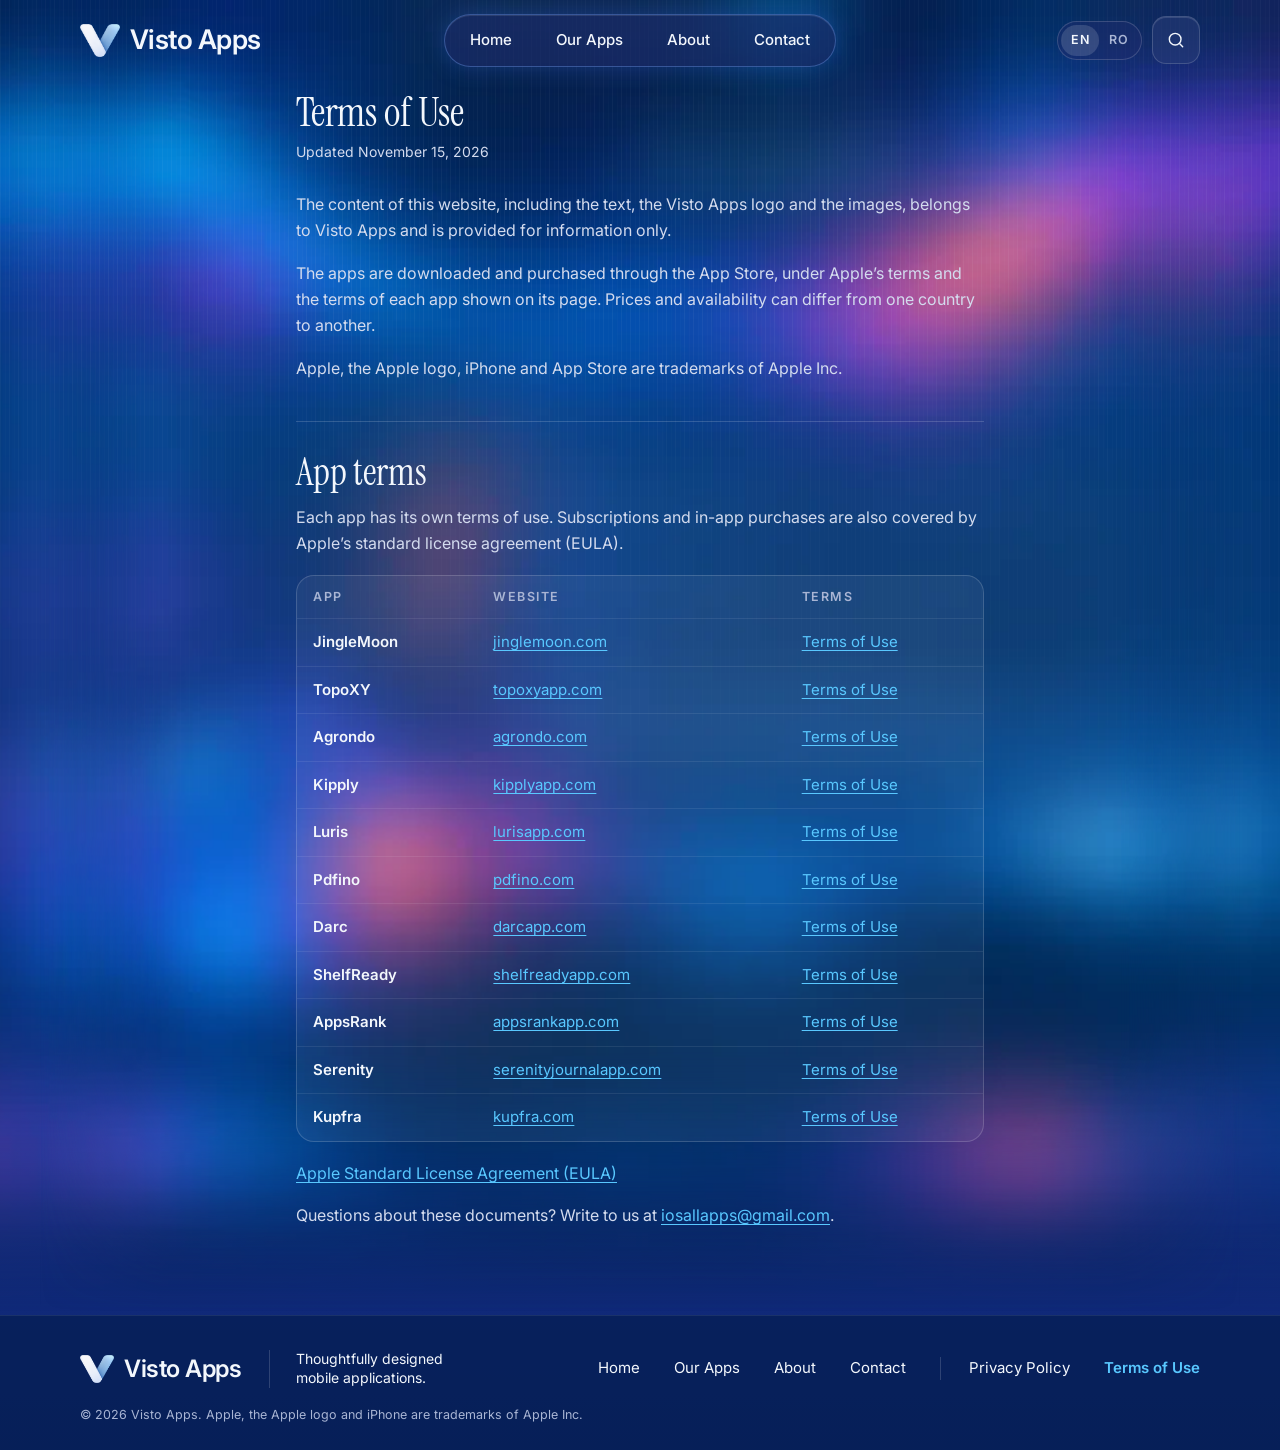
<file: terms.html>
<!doctype html>
<html lang="en">
<head>
  <meta charset="utf-8">
  <meta name="viewport" content="width=device-width, initial-scale=1, viewport-fit=cover">
  <title>Terms of Use | Visto Apps</title>
  <meta name="description" content="Terms of use for the Visto Apps website, plus links to the terms of every Visto Apps app and Apple's standard license agreement.">
  <meta name="theme-color" content="#10285a">
  <!--gen:seo-->
  <link rel="canonical" href="https://vistoapps.com/terms.html">
  <link rel="alternate" hreflang="en" href="https://vistoapps.com/terms.html">
  <link rel="alternate" hreflang="ro" href="https://vistoapps.com/ro/terms.html">
  <link rel="alternate" hreflang="x-default" href="https://vistoapps.com/terms.html">
  <meta name="robots" content="index,follow,max-image-preview:large">
  <meta property="og:type" content="website">
  <meta property="og:site_name" content="Visto Apps">
  <meta property="og:title" content="Terms of Use | Visto Apps">
  <meta property="og:description" content="Terms of use for the Visto Apps website, plus links to the terms of every Visto Apps app and Apple&#x27;s standard license agreement.">
  <meta property="og:url" content="https://vistoapps.com/terms.html">
  <meta property="og:image" content="https://vistoapps.com/assets/logo/og-image.jpg">
  <meta property="og:image:width" content="1200">
  <meta property="og:image:height" content="630">
  <meta property="og:image:alt" content="Visto Apps">
  <meta property="og:locale" content="en_US">
  <meta property="og:locale:alternate" content="ro_RO">
  <meta name="twitter:card" content="summary_large_image">
  <meta name="twitter:title" content="Terms of Use | Visto Apps">
  <meta name="twitter:description" content="Terms of use for the Visto Apps website, plus links to the terms of every Visto Apps app and Apple&#x27;s standard license agreement.">
  <meta name="twitter:image" content="https://vistoapps.com/assets/logo/og-image.jpg">
  <script type="application/ld+json">{"@context":"https://schema.org","@graph":[{"@type":"Organization","@id":"https://vistoapps.com/#organization","name":"Visto Apps","url":"https://vistoapps.com/","logo":{"@type":"ImageObject","url":"https://vistoapps.com/assets/logo/visto-v.png"},"email":"iosallapps@gmail.com","contactPoint":{"@type":"ContactPoint","contactType":"customer support","email":"iosallapps@gmail.com","availableLanguage":["English","Romanian"]},"sameAs":["https://jinglemoon.com/","https://topoxyapp.com/","https://agrondo.com/","https://kipplyapp.com/","https://lurisapp.com/","https://pdfino.com/","https://darcapp.com/","https://shelfreadyapp.com/","https://appsrankapp.com/","https://serenityjournalapp.com/","https://kupfra.com/"]},{"@type":"WebSite","@id":"https://vistoapps.com/#website","url":"https://vistoapps.com/","name":"Visto Apps","publisher":{"@id":"https://vistoapps.com/#organization"},"inLanguage":["en","ro"]},{"@type":"WebPage","@id":"https://vistoapps.com/terms.html#webpage","url":"https://vistoapps.com/terms.html","name":"Terms of Use | Visto Apps","description":"Terms of use for the Visto Apps website, plus links to the terms of every Visto Apps app and Apple's standard license agreement.","inLanguage":"en","isPartOf":{"@id":"https://vistoapps.com/#website"},"about":{"@id":"https://vistoapps.com/#organization"}},{"@type":"BreadcrumbList","itemListElement":[{"@type":"ListItem","position":1,"name":"Visto Apps","item":"https://vistoapps.com/"},{"@type":"ListItem","position":2,"name":"Terms of Use","item":"https://vistoapps.com/terms.html"}]}]}</script>
  <!--/gen:seo-->
  <link rel="icon" href="/assets/logo/favicon-32.png" sizes="32x32" type="image/png">
  <link rel="apple-touch-icon" href="/assets/logo/apple-touch-icon.png">
  <link rel="preload" href="/assets/fonts/instrument-serif.woff2" as="font" type="font/woff2" crossorigin>
  <link rel="preload" href="/assets/fonts/inter.woff2" as="font" type="font/woff2" crossorigin>
  <link rel="stylesheet" href="/css/styles.css?v=7dc539c9b3">
</head>
<body data-page="terms" data-title-key="meta.terms.title" data-desc-key="meta.terms.desc">
  <div class="backdrop" aria-hidden="true"></div>
  <header class="site-header" id="site-header">
    <noscript><nav class="header-inner"><a href="/">Home</a> <a href="/apps.html">Our Apps</a> <a href="/about.html">About</a> <a href="/contact.html">Contact</a></nav></noscript>
  </header>

  <main class="container">
    <article class="legal">
      <h1 class="h2" data-i18n="terms.title">Terms of Use</h1>
      <p class="muted" data-i18n="terms.updated">Updated November 15, 2026</p>
      <div data-i18n="terms.body"><p>The content of this website, including the text, the Visto Apps logo and the images, belongs to Visto Apps and is provided for information only.</p><p>The apps are downloaded and purchased through the App Store, under Apple’s terms and the terms of each app shown on its page. Prices and availability can differ from one country to another.</p><p>Apple, the Apple logo, iPhone and App Store are trademarks of Apple Inc.</p></div>

      <section class="legal-apps" aria-labelledby="legal-apps-title">
        <h2 class="h3" id="legal-apps-title" data-i18n="legal.apps.terms">App terms</h2>
        <p data-i18n="legal.apps.terms.text">Each app has its own terms of use. Subscriptions and in-app purchases are also covered by Apple’s standard license agreement (EULA).</p>
        <!--gen:legal-terms--><div class="legal-table-wrap"><table class="legal-table"><thead><tr><th scope="col">App</th><th scope="col">Website</th><th scope="col">Terms</th></tr></thead><tbody><tr><th scope="row">JingleMoon</th><td><a href="https://jinglemoon.com/" rel="noopener">jinglemoon.com</a></td><td><a href="https://jinglemoon.com/terms.html" rel="noopener">Terms of Use</a></td></tr><tr><th scope="row">TopoXY</th><td><a href="https://topoxyapp.com/" rel="noopener">topoxyapp.com</a></td><td><a href="https://topoxyapp.com/terms.html" rel="noopener">Terms of Use</a></td></tr><tr><th scope="row">Agrondo</th><td><a href="https://agrondo.com/" rel="noopener">agrondo.com</a></td><td><a href="https://agrondo.com/terms.html" rel="noopener">Terms of Use</a></td></tr><tr><th scope="row">Kipply</th><td><a href="https://kipplyapp.com/" rel="noopener">kipplyapp.com</a></td><td><a href="https://kipplyapp.com/terms.html" rel="noopener">Terms of Use</a></td></tr><tr><th scope="row">Luris</th><td><a href="https://lurisapp.com/" rel="noopener">lurisapp.com</a></td><td><a href="https://lurisapp.com/terms.html" rel="noopener">Terms of Use</a></td></tr><tr><th scope="row">Pdfino</th><td><a href="https://pdfino.com/" rel="noopener">pdfino.com</a></td><td><a href="https://pdfino.com/terms.html" rel="noopener">Terms of Use</a></td></tr><tr><th scope="row">Darc</th><td><a href="https://darcapp.com/" rel="noopener">darcapp.com</a></td><td><a href="https://darcapp.com/terms.html" rel="noopener">Terms of Use</a></td></tr><tr><th scope="row">ShelfReady</th><td><a href="https://shelfreadyapp.com/" rel="noopener">shelfreadyapp.com</a></td><td><a href="https://shelfreadyapp.com/terms.html" rel="noopener">Terms of Use</a></td></tr><tr><th scope="row">AppsRank</th><td><a href="https://appsrankapp.com/" rel="noopener">appsrankapp.com</a></td><td><a href="https://appsrankapp.com/terms" rel="noopener">Terms of Use</a></td></tr><tr><th scope="row">Serenity</th><td><a href="https://serenityjournalapp.com/" rel="noopener">serenityjournalapp.com</a></td><td><a href="https://serenityjournalapp.com/terms.html" rel="noopener">Terms of Use</a></td></tr><tr><th scope="row">Kupfra</th><td><a href="https://kupfra.com/" rel="noopener">kupfra.com</a></td><td><a href="https://kupfra.com/terms.html" rel="noopener">Terms of Use</a></td></tr></tbody></table></div><p><a href="https://www.apple.com/legal/internet-services/itunes/dev/stdeula/" rel="noopener">Apple Standard License Agreement (EULA)</a></p><p>Questions about these documents? Write to us at <a href="mailto:iosallapps@gmail.com">iosallapps@gmail.com</a>.</p><!--/gen:legal-terms-->
      </section>
    </article>
  </main>

  <footer class="site-footer" id="site-footer"></footer>
  <script src="/js/data.js?v=b694b3a76e"></script>
  <script src="/js/site.js?v=9928c9e44c"></script>
</body>
</html>
</file>
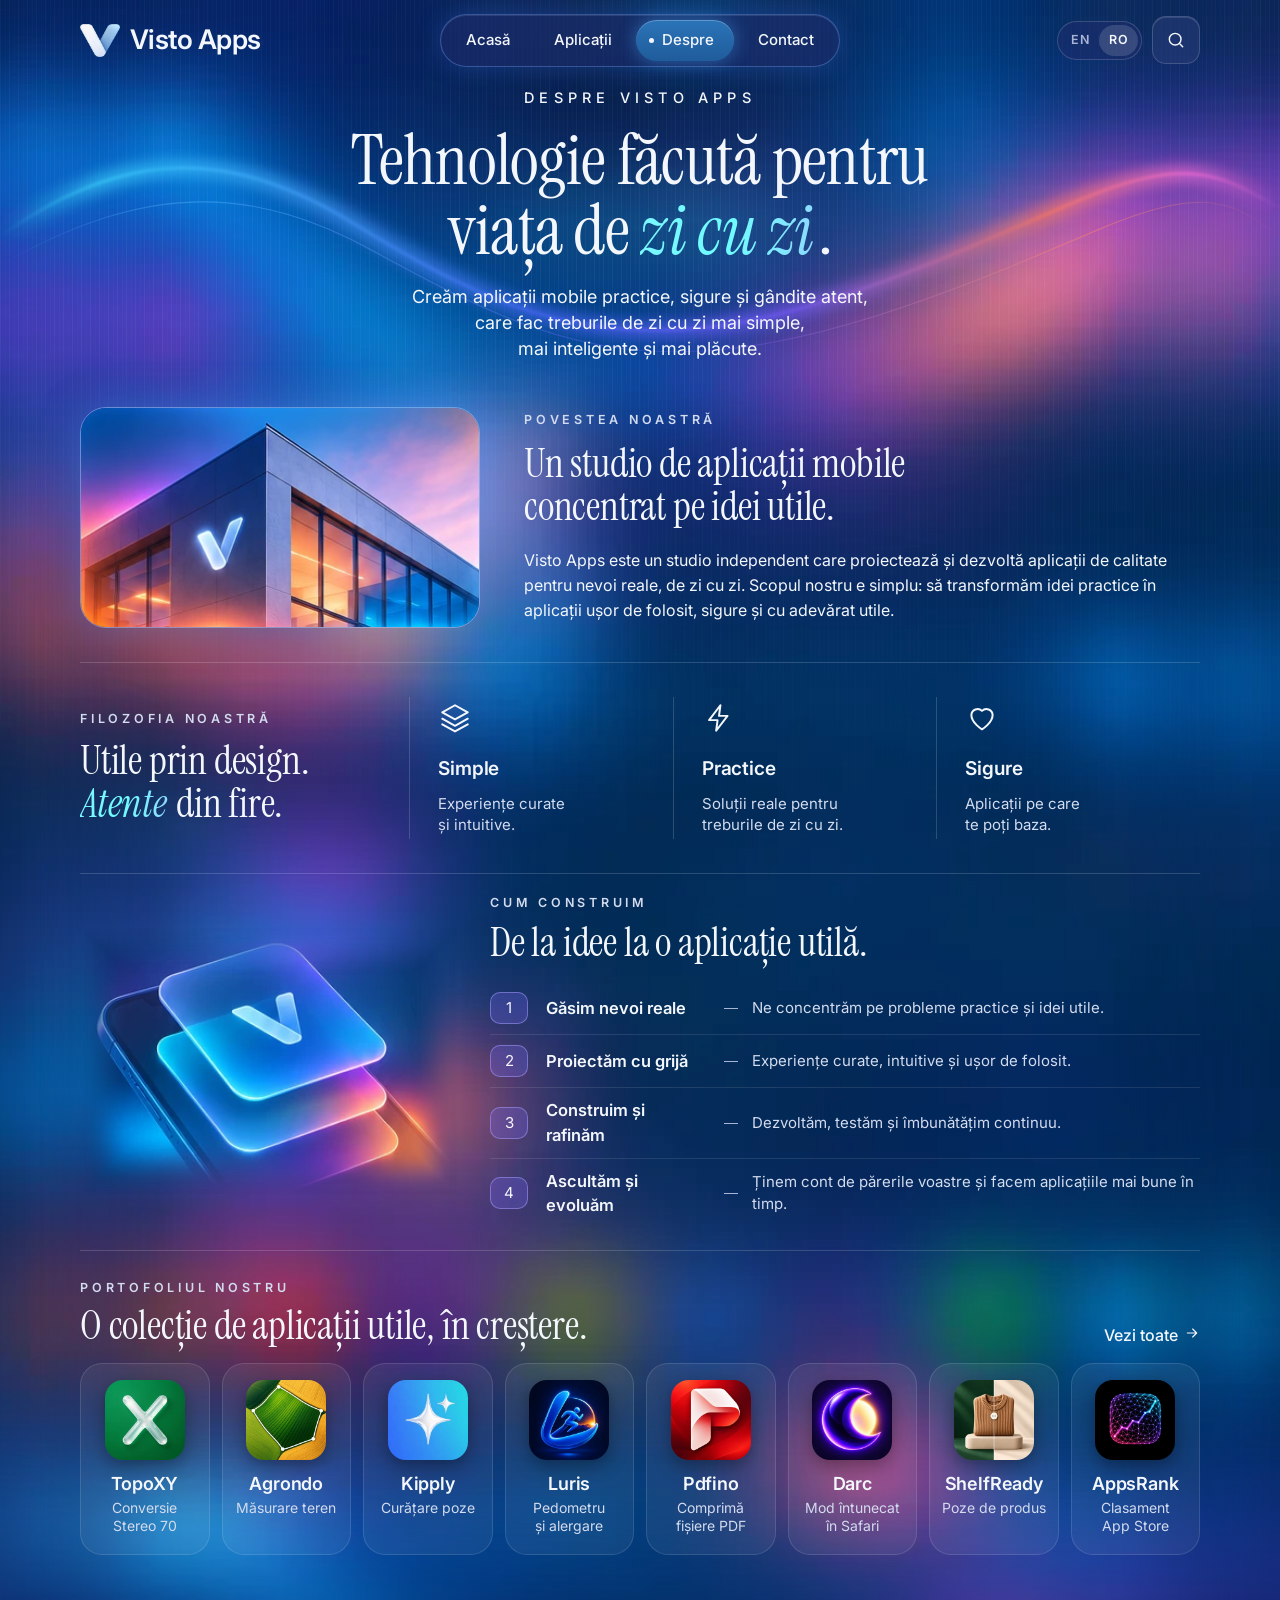
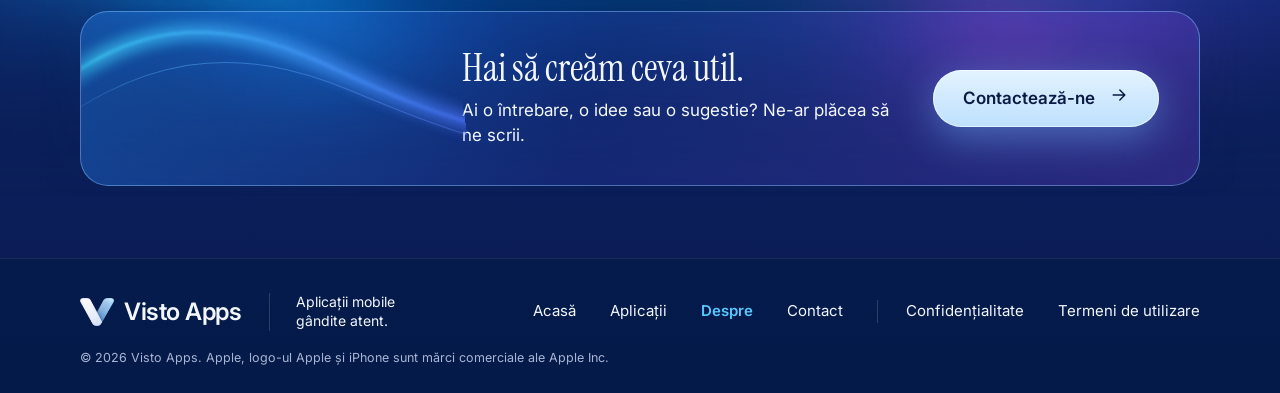
<file: ro/about.html>
<!doctype html>
<html lang="ro">
<head>
  <meta charset="utf-8">
  <meta name="viewport" content="width=device-width, initial-scale=1, viewport-fit=cover">
  <title>Despre Visto Apps | Studio independent de aplicații mobile</title>
  <meta name="description" content="Visto Apps proiectează și construiește aplicații iPhone practice și sigure pentru nevoi reale. Află cum transformăm idei utile în aplicații.">
  <meta name="theme-color" content="#10285a">
  <!--gen:seo-->
  <link rel="canonical" href="https://vistoapps.com/ro/about.html">
  <link rel="alternate" hreflang="en" href="https://vistoapps.com/about.html">
  <link rel="alternate" hreflang="ro" href="https://vistoapps.com/ro/about.html">
  <link rel="alternate" hreflang="x-default" href="https://vistoapps.com/about.html">
  <meta name="robots" content="index,follow,max-image-preview:large">
  <meta property="og:type" content="website">
  <meta property="og:site_name" content="Visto Apps">
  <meta property="og:title" content="Despre Visto Apps | Studio independent de aplicații mobile">
  <meta property="og:description" content="Visto Apps proiectează și construiește aplicații iPhone practice și sigure pentru nevoi reale. Află cum transformăm idei utile în aplicații.">
  <meta property="og:url" content="https://vistoapps.com/ro/about.html">
  <meta property="og:image" content="https://vistoapps.com/assets/logo/og-image.jpg">
  <meta property="og:image:width" content="1200">
  <meta property="og:image:height" content="630">
  <meta property="og:image:alt" content="Visto Apps">
  <meta property="og:locale" content="ro_RO">
  <meta property="og:locale:alternate" content="en_US">
  <meta name="twitter:card" content="summary_large_image">
  <meta name="twitter:title" content="Despre Visto Apps | Studio independent de aplicații mobile">
  <meta name="twitter:description" content="Visto Apps proiectează și construiește aplicații iPhone practice și sigure pentru nevoi reale. Află cum transformăm idei utile în aplicații.">
  <meta name="twitter:image" content="https://vistoapps.com/assets/logo/og-image.jpg">
  <script type="application/ld+json">{"@context":"https://schema.org","@graph":[{"@type":"Organization","@id":"https://vistoapps.com/#organization","name":"Visto Apps","url":"https://vistoapps.com/","logo":{"@type":"ImageObject","url":"https://vistoapps.com/assets/logo/visto-v.png"},"email":"iosallapps@gmail.com","contactPoint":{"@type":"ContactPoint","contactType":"customer support","email":"iosallapps@gmail.com","availableLanguage":["English","Romanian"]},"sameAs":["https://jinglemoon.com/","https://topoxyapp.com/","https://agrondo.com/","https://kipplyapp.com/","https://lurisapp.com/","https://pdfino.com/","https://darcapp.com/","https://shelfreadyapp.com/","https://appsrankapp.com/","https://serenityjournalapp.com/","https://kupfra.com/"]},{"@type":"WebSite","@id":"https://vistoapps.com/#website","url":"https://vistoapps.com/","name":"Visto Apps","publisher":{"@id":"https://vistoapps.com/#organization"},"inLanguage":["en","ro"]},{"@type":"AboutPage","@id":"https://vistoapps.com/ro/about.html#webpage","url":"https://vistoapps.com/ro/about.html","name":"Despre Visto Apps | Studio independent de aplicații mobile","description":"Visto Apps proiectează și construiește aplicații iPhone practice și sigure pentru nevoi reale. Află cum transformăm idei utile în aplicații.","inLanguage":"ro","isPartOf":{"@id":"https://vistoapps.com/#website"},"about":{"@id":"https://vistoapps.com/#organization"}},{"@type":"BreadcrumbList","itemListElement":[{"@type":"ListItem","position":1,"name":"Visto Apps","item":"https://vistoapps.com/ro/"},{"@type":"ListItem","position":2,"name":"Despre Visto Apps","item":"https://vistoapps.com/ro/about.html"}]}]}</script>
  <!--/gen:seo-->
  <link rel="icon" href="/assets/logo/favicon-32.png" sizes="32x32" type="image/png">
  <link rel="apple-touch-icon" href="/assets/logo/apple-touch-icon.png">
  <link rel="preload" href="/assets/fonts/instrument-serif.woff2" as="font" type="font/woff2" crossorigin>
  <link rel="preload" href="/assets/fonts/inter.woff2" as="font" type="font/woff2" crossorigin>
  <link rel="stylesheet" href="/css/styles.css?v=7dc539c9b3">
</head>
<body data-page="about" data-title-key="meta.about.title" data-desc-key="meta.about.desc">
  <div class="backdrop" aria-hidden="true"></div>
  <header class="site-header" id="site-header">
    <noscript><nav class="header-inner"><a href="/ro/">Home</a> <a href="/ro/apps.html">Our Apps</a> <a href="/ro/about.html">About</a> <a href="/ro/contact.html">Contact</a></nav></noscript>
  </header>

  <main class="container">
    <section class="page-hero page-hero--about">
      <div class="wave" aria-hidden="true"></div>
      <p class="kicker" data-i18n="about.kicker">Despre Visto Apps</p>
      <h1 class="display" data-i18n="about.title">Tehnologie făcută pentru<br>viața de <em>zi cu zi</em>.</h1>
      <p class="lede" data-i18n="about.lede">Creăm aplicații mobile practice, sigure și gândite atent,<br class="br-wide"> care fac treburile de zi cu zi mai simple,<br class="br-wide"> mai inteligente și mai plăcute.</p>
    </section>

    <section class="story reveal" aria-labelledby="story-title">
      <div class="story__image"><img src="/assets/art/studio-building.webp" width="396" height="218" alt=""></div>
      <div>
        <span class="kicker--sans" data-i18n="about.story.kicker">Povestea noastră</span>
        <h2 class="h2" id="story-title" data-i18n="about.story.title">Un studio de aplicații mobile<br>concentrat pe idei utile.</h2>
        <p data-i18n="about.story.text">Visto Apps este un studio independent care proiectează și dezvoltă aplicații de calitate pentru nevoi reale, de zi cu zi. Scopul nostru e simplu: să transformăm idei practice în aplicații ușor de folosit, sigure și cu adevărat utile.</p>
      </div>
    </section>

    <section class="philosophy reveal" aria-labelledby="philosophy-title">
      <div class="philosophy__lead">
        <span class="kicker--sans" data-i18n="about.philosophy.kicker">Filozofia noastră</span>
        <h2 class="h2" id="philosophy-title" data-i18n="about.philosophy.title">Utile prin design.<br><em>Atente</em> din fire.</h2>
      </div>
      <div class="feature">
        <span data-icon="layers"></span>
        <h3 class="feature__title" data-i18n="about.p1.title">Simple</h3>
        <p class="feature__text" data-i18n="about.p1.text">Experiențe curate<br>și intuitive.</p>
      </div>
      <div class="feature">
        <span data-icon="zap"></span>
        <h3 class="feature__title" data-i18n="about.p2.title">Practice</h3>
        <p class="feature__text" data-i18n="about.p2.text">Soluții reale pentru<br>treburile de zi cu zi.</p>
      </div>
      <div class="feature">
        <span data-icon="heart"></span>
        <h3 class="feature__title" data-i18n="about.p3.title">Sigure</h3>
        <p class="feature__text" data-i18n="about.p3.text">Aplicații pe care<br>te poți baza.</p>
      </div>
    </section>

    <section class="build reveal" aria-labelledby="build-title">
      <div class="build__art"><img src="/assets/art/v-plates-phone.webp" width="350" height="250" alt=""></div>
      <div>
        <span class="kicker--sans" data-i18n="about.build.kicker">Cum construim</span>
        <h2 class="h2" id="build-title" data-i18n="about.build.title">De la idee la o aplicație utilă.</h2>
        <ol class="steps">
          <li class="step"><span class="step__n">1</span><span class="step__title" data-i18n="about.step1.title">Găsim nevoi reale</span><span class="step__text" data-i18n="about.step1.text">Ne concentrăm pe probleme practice și idei utile.</span></li>
          <li class="step"><span class="step__n">2</span><span class="step__title" data-i18n="about.step2.title">Proiectăm cu grijă</span><span class="step__text" data-i18n="about.step2.text">Experiențe curate, intuitive și ușor de folosit.</span></li>
          <li class="step"><span class="step__n">3</span><span class="step__title" data-i18n="about.step3.title">Construim și rafinăm</span><span class="step__text" data-i18n="about.step3.text">Dezvoltăm, testăm și îmbunătățim continuu.</span></li>
          <li class="step"><span class="step__n">4</span><span class="step__title" data-i18n="about.step4.title">Ascultăm și evoluăm</span><span class="step__text" data-i18n="about.step4.text">Ținem cont de părerile voastre și facem aplicațiile mai bune în timp.</span></li>
        </ol>
      </div>
    </section>

    <section class="portfolio reveal" aria-labelledby="portfolio-title">
      <div class="panel-head">
        <div>
          <span class="kicker--sans" data-i18n="about.portfolio.kicker">Portofoliul nostru</span>
          <h2 class="h2" id="portfolio-title" data-i18n="home.apps.title">O colecție de aplicații utile, în creștere.</h2>
        </div>
        <a class="link-arrow" href="/ro/apps.html"><span data-i18n="home.apps.all">Vezi toate</span><span data-icon="arrow"></span></a>
      </div>
      <ul class="tiles" data-featured-tiles></ul>
    </section>

    <div class="cta-banner reveal">
      <div>
        <h2 class="h3" data-i18n="about.cta.title">Hai să creăm ceva util.</h2>
        <p data-i18n="about.cta.text">Ai o întrebare, o idee sau o sugestie? Ne-ar plăcea să ne scrii.</p>
      </div>
      <a class="btn-pill" href="/ro/contact.html"><span data-i18n="about.cta.button">Contactează-ne</span><span data-icon="arrow"></span></a>
    </div>
  </main>

  <footer class="site-footer" id="site-footer"></footer>
  <script src="/js/data.js?v=b694b3a76e"></script>
  <script src="/js/site.js?v=9928c9e44c"></script>
</body>
</html>
</file>
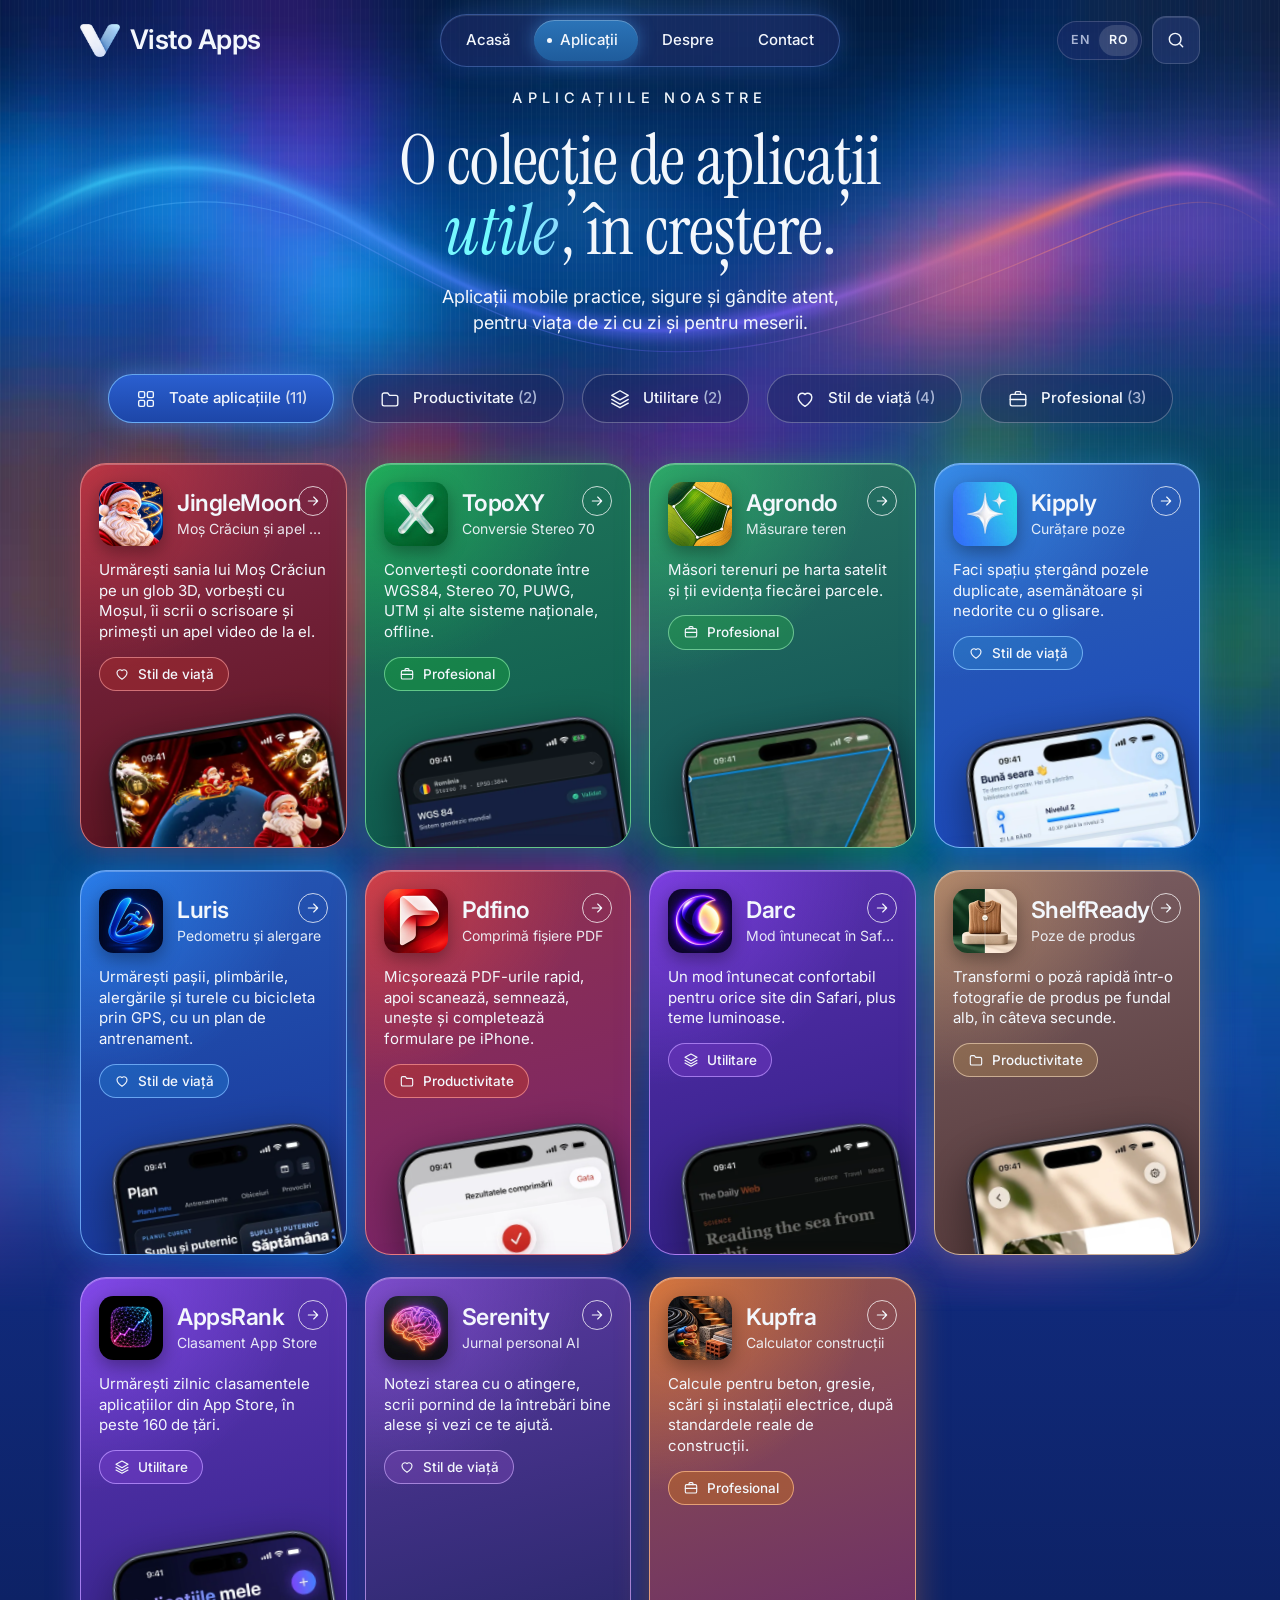
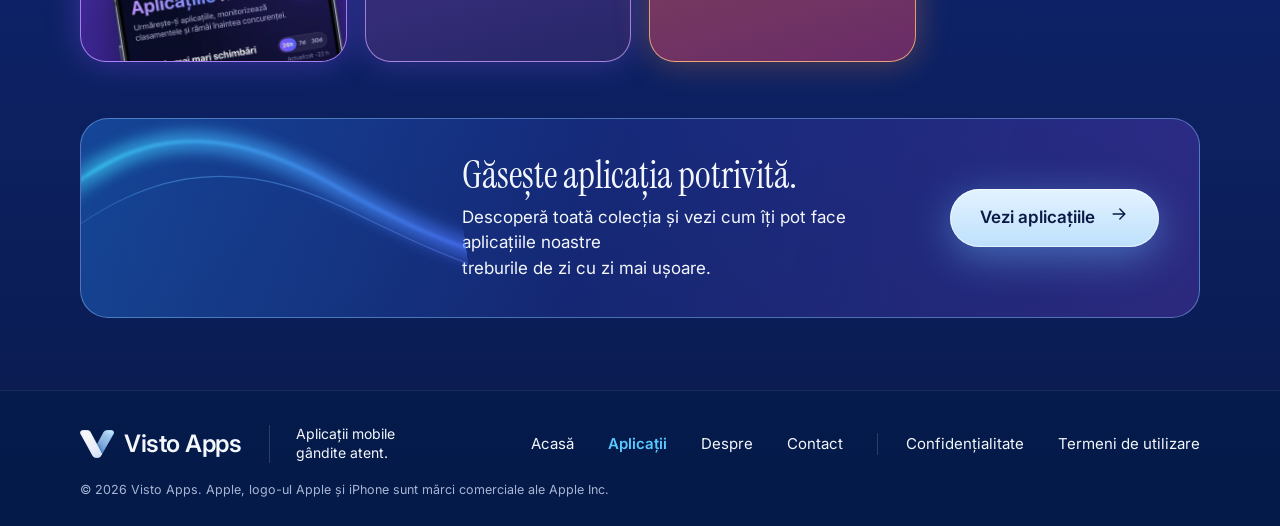
<file: ro/apps.html>
<!doctype html>
<html lang="ro">
<head>
  <meta charset="utf-8">
  <meta name="viewport" content="width=device-width, initial-scale=1, viewport-fit=cover">
  <title>Aplicațiile noastre: TopoXY, Agrondo, Kipply, Pdfino | Visto Apps</title>
  <meta name="description" content="Toate aplicațiile Visto Apps: comprimi PDF-uri, cureți poze, convertești coordonate Stereo 70, măsori terenuri, numeri pașii și altele, pe iPhone.">
  <meta name="theme-color" content="#10285a">
  <!--gen:seo-->
  <link rel="canonical" href="https://vistoapps.com/ro/apps.html">
  <link rel="alternate" hreflang="en" href="https://vistoapps.com/apps.html">
  <link rel="alternate" hreflang="ro" href="https://vistoapps.com/ro/apps.html">
  <link rel="alternate" hreflang="x-default" href="https://vistoapps.com/apps.html">
  <meta name="robots" content="index,follow,max-image-preview:large">
  <meta property="og:type" content="website">
  <meta property="og:site_name" content="Visto Apps">
  <meta property="og:title" content="Aplicațiile noastre: TopoXY, Agrondo, Kipply, Pdfino | Visto Apps">
  <meta property="og:description" content="Toate aplicațiile Visto Apps: comprimi PDF-uri, cureți poze, convertești coordonate Stereo 70, măsori terenuri, numeri pașii și altele, pe iPhone.">
  <meta property="og:url" content="https://vistoapps.com/ro/apps.html">
  <meta property="og:image" content="https://vistoapps.com/assets/logo/og-image.jpg">
  <meta property="og:image:width" content="1200">
  <meta property="og:image:height" content="630">
  <meta property="og:image:alt" content="Visto Apps">
  <meta property="og:locale" content="ro_RO">
  <meta property="og:locale:alternate" content="en_US">
  <meta name="twitter:card" content="summary_large_image">
  <meta name="twitter:title" content="Aplicațiile noastre: TopoXY, Agrondo, Kipply, Pdfino | Visto Apps">
  <meta name="twitter:description" content="Toate aplicațiile Visto Apps: comprimi PDF-uri, cureți poze, convertești coordonate Stereo 70, măsori terenuri, numeri pașii și altele, pe iPhone.">
  <meta name="twitter:image" content="https://vistoapps.com/assets/logo/og-image.jpg">
  <script type="application/ld+json">{"@context":"https://schema.org","@graph":[{"@type":"Organization","@id":"https://vistoapps.com/#organization","name":"Visto Apps","url":"https://vistoapps.com/","logo":{"@type":"ImageObject","url":"https://vistoapps.com/assets/logo/visto-v.png"},"email":"iosallapps@gmail.com","contactPoint":{"@type":"ContactPoint","contactType":"customer support","email":"iosallapps@gmail.com","availableLanguage":["English","Romanian"]},"sameAs":["https://jinglemoon.com/","https://topoxyapp.com/","https://agrondo.com/","https://kipplyapp.com/","https://lurisapp.com/","https://pdfino.com/","https://darcapp.com/","https://shelfreadyapp.com/","https://appsrankapp.com/","https://serenityjournalapp.com/","https://kupfra.com/"]},{"@type":"WebSite","@id":"https://vistoapps.com/#website","url":"https://vistoapps.com/","name":"Visto Apps","publisher":{"@id":"https://vistoapps.com/#organization"},"inLanguage":["en","ro"]},{"@type":"CollectionPage","@id":"https://vistoapps.com/ro/apps.html#webpage","url":"https://vistoapps.com/ro/apps.html","name":"Aplicațiile noastre: TopoXY, Agrondo, Kipply, Pdfino | Visto Apps","description":"Toate aplicațiile Visto Apps: comprimi PDF-uri, cureți poze, convertești coordonate Stereo 70, măsori terenuri, numeri pașii și altele, pe iPhone.","inLanguage":"ro","isPartOf":{"@id":"https://vistoapps.com/#website"},"about":{"@id":"https://vistoapps.com/#organization"}},{"@type":"BreadcrumbList","itemListElement":[{"@type":"ListItem","position":1,"name":"Visto Apps","item":"https://vistoapps.com/ro/"},{"@type":"ListItem","position":2,"name":"Aplicațiile noastre: TopoXY, Agrondo, Kipply, Pdfino","item":"https://vistoapps.com/ro/apps.html"}]},{"@type":"ItemList","name":"Visto Apps","numberOfItems":11,"itemListElement":[{"@type":"ListItem","position":1,"item":{"@type":"SoftwareApplication","name":"JingleMoon: Moș Crăciun și apel video","description":"Urmărești sania lui Moș Crăciun pe un glob 3D, vorbești cu Moșul, îi scrii o scrisoare și primești un apel video de la el.","applicationCategory":"EntertainmentApplication","operatingSystem":"iOS","url":"https://apps.apple.com/us/app/jinglemoon-santa-tracker/id6829834796","image":"https://vistoapps.com/assets/icons/jinglemoon.webp","sameAs":"https://jinglemoon.com/","publisher":{"@id":"https://vistoapps.com/#organization"},"offers":{"@type":"Offer","price":"0","priceCurrency":"USD"}}},{"@type":"ListItem","position":2,"item":{"@type":"SoftwareApplication","name":"TopoXY: Conversie Stereo 70","description":"Convertești coordonate între WGS84, Stereo 70, PUWG, UTM și alte sisteme naționale, offline.","applicationCategory":"TravelApplication","operatingSystem":"iOS","url":"https://apps.apple.com/us/app/topoxy-coordinate-converter/id6758582908","image":"https://vistoapps.com/assets/icons/topoxy.webp","sameAs":"https://topoxyapp.com/","publisher":{"@id":"https://vistoapps.com/#organization"},"offers":{"@type":"Offer","price":"0","priceCurrency":"USD"}}},{"@type":"ListItem","position":3,"item":{"@type":"SoftwareApplication","name":"Agrondo: Măsurare teren","description":"Măsori terenuri pe harta satelit și ții evidența fiecărei parcele.","applicationCategory":"BusinessApplication","operatingSystem":"iOS","url":"https://apps.apple.com/us/app/agrondo-field-area-measure/id6775927132","image":"https://vistoapps.com/assets/icons/agrondo.webp","sameAs":"https://agrondo.com/","publisher":{"@id":"https://vistoapps.com/#organization"},"offers":{"@type":"Offer","price":"0","priceCurrency":"USD"}}},{"@type":"ListItem","position":4,"item":{"@type":"SoftwareApplication","name":"Kipply: Curățare poze","description":"Faci spațiu ștergând pozele duplicate, asemănătoare și nedorite cu o glisare.","applicationCategory":"UtilitiesApplication","operatingSystem":"iOS","url":"https://apps.apple.com/us/app/kipply-smart-phone-cleaner/id6756061280","image":"https://vistoapps.com/assets/icons/kipply.webp","sameAs":"https://kipplyapp.com/","publisher":{"@id":"https://vistoapps.com/#organization"},"offers":{"@type":"Offer","price":"0","priceCurrency":"USD"}}},{"@type":"ListItem","position":5,"item":{"@type":"SoftwareApplication","name":"Luris: Pedometru și alergare","description":"Urmărești pașii, plimbările, alergările și turele cu bicicleta prin GPS, cu un plan de antrenament.","applicationCategory":"HealthApplication","operatingSystem":"iOS","url":"https://apps.apple.com/us/app/luris-step-fitness-tracker/id6813596103","image":"https://vistoapps.com/assets/icons/luris.webp","sameAs":"https://lurisapp.com/","publisher":{"@id":"https://vistoapps.com/#organization"},"offers":{"@type":"Offer","price":"0","priceCurrency":"USD"}}},{"@type":"ListItem","position":6,"item":{"@type":"SoftwareApplication","name":"Pdfino: Comprimă fișiere PDF","description":"Micșorează PDF-urile rapid, apoi scanează, semnează, unește și completează formulare pe iPhone.","applicationCategory":"UtilitiesApplication","operatingSystem":"iOS","url":"https://apps.apple.com/us/app/pdfino-compress-pdf-file-size/id6748689545","image":"https://vistoapps.com/assets/icons/pdfino.webp","sameAs":"https://pdfino.com/","publisher":{"@id":"https://vistoapps.com/#organization"},"offers":{"@type":"Offer","price":"0","priceCurrency":"USD"}}},{"@type":"ListItem","position":7,"item":{"@type":"SoftwareApplication","name":"Darc: Mod întunecat în Safari","description":"Un mod întunecat confortabil pentru orice site din Safari, plus teme luminoase.","applicationCategory":"UtilitiesApplication","operatingSystem":"iOS","url":"https://apps.apple.com/us/app/darc-dark-mode-for-safari/id6819036330","image":"https://vistoapps.com/assets/icons/darc.webp","sameAs":"https://darcapp.com/","publisher":{"@id":"https://vistoapps.com/#organization"},"offers":{"@type":"Offer","price":"0","priceCurrency":"USD"}}},{"@type":"ListItem","position":8,"item":{"@type":"SoftwareApplication","name":"ShelfReady: Poze de produs","description":"Transformi o poză rapidă într-o fotografie de produs pe fundal alb, în câteva secunde.","applicationCategory":"MultimediaApplication","operatingSystem":"iOS","url":"https://apps.apple.com/us/app/shelfready-product-photos/id6818769240","image":"https://vistoapps.com/assets/icons/shelfready.webp","sameAs":"https://shelfreadyapp.com/","publisher":{"@id":"https://vistoapps.com/#organization"},"offers":{"@type":"Offer","price":"0","priceCurrency":"USD"}}},{"@type":"ListItem","position":9,"item":{"@type":"SoftwareApplication","name":"AppsRank: Clasament App Store","description":"Urmărești zilnic clasamentele aplicațiilor din App Store, în peste 160 de țări.","applicationCategory":"DeveloperApplication","operatingSystem":"iOS","url":"https://apps.apple.com/us/app/appsrank-ranking-tracker/id6762045370","image":"https://vistoapps.com/assets/icons/appsrank.webp","sameAs":"https://appsrankapp.com/","publisher":{"@id":"https://vistoapps.com/#organization"},"offers":{"@type":"Offer","price":"0","priceCurrency":"USD"}}},{"@type":"ListItem","position":10,"item":{"@type":"SoftwareApplication","name":"Serenity: Jurnal personal AI","description":"Notezi starea cu o atingere, scrii pornind de la întrebări bine alese și vezi ce te ajută.","applicationCategory":"HealthApplication","operatingSystem":"iOS","url":"https://apps.apple.com/us/app/serenity-ai-mood-journal/id6761684674","image":"https://vistoapps.com/assets/icons/serenity.webp","sameAs":"https://serenityjournalapp.com/","publisher":{"@id":"https://vistoapps.com/#organization"},"offers":{"@type":"Offer","price":"0","priceCurrency":"USD"}}},{"@type":"ListItem","position":11,"item":{"@type":"SoftwareApplication","name":"Kupfra: Calculator construcții","description":"Calcule pentru beton, gresie, scări și instalații electrice, după standardele reale de construcții.","applicationCategory":"UtilitiesApplication","operatingSystem":"iOS","url":"https://apps.apple.com/us/app/kupfra-construction-calculator/id6827716801","image":"https://vistoapps.com/assets/icons/kupfra.webp","sameAs":"https://kupfra.com/","publisher":{"@id":"https://vistoapps.com/#organization"},"offers":{"@type":"Offer","price":"0","priceCurrency":"USD"}}}]}]}</script>
  <!--/gen:seo-->
  <link rel="icon" href="/assets/logo/favicon-32.png" sizes="32x32" type="image/png">
  <link rel="apple-touch-icon" href="/assets/logo/apple-touch-icon.png">
  <link rel="preload" href="/assets/fonts/instrument-serif.woff2" as="font" type="font/woff2" crossorigin>
  <link rel="preload" href="/assets/fonts/inter.woff2" as="font" type="font/woff2" crossorigin>
  <link rel="stylesheet" href="/css/styles.css?v=7dc539c9b3">
</head>
<body data-page="apps" data-title-key="meta.apps.title" data-desc-key="meta.apps.desc">
  <div class="backdrop" aria-hidden="true"></div>
  <header class="site-header" id="site-header">
    <noscript><nav class="header-inner"><a href="/ro/">Home</a> <a href="/ro/apps.html">Our Apps</a> <a href="/ro/about.html">About</a> <a href="/ro/contact.html">Contact</a></nav></noscript>
  </header>

  <main>
    <section class="container page-hero">
      <div class="wave" aria-hidden="true"></div>
      <p class="kicker" data-i18n="apps.kicker">Aplicațiile noastre</p>
      <h1 class="display" data-i18n="apps.title">O colecție de aplicații<br><em>utile</em>, în creștere.</h1>
      <p class="lede" data-i18n="apps.lede">Aplicații mobile practice, sigure și gândite atent,<br class="br-wide"> pentru viața de zi cu zi și pentru meserii.</p>
    </section>

    <section class="container" aria-labelledby="apps-heading">
      <h2 class="visually-hidden" id="apps-heading" data-i18n="nav.apps">Aplicații</h2>
      <div class="filters" id="app-filters" role="group" aria-label="Categories"></div>
      <ul class="app-grid" id="app-grid"></ul>
      <p class="app-empty" id="app-empty" hidden data-i18n="apps.empty">Nicio aplicație nu se potrivește căutării.</p>

      <div class="cta-banner reveal">
        <div>
          <h2 class="h3" data-i18n="apps.cta.title">Găsește aplicația potrivită.</h2>
          <p data-i18n="apps.cta.text">Descoperă toată colecția și vezi cum îți pot face aplicațiile noastre<br class="br-wide"> treburile de zi cu zi mai ușoare.</p>
        </div>
        <a class="btn-pill" href="#app-filters"><span data-i18n="apps.cta.button">Vezi aplicațiile</span><span data-icon="arrow"></span></a>
      </div>
    </section>
  </main>

  <footer class="site-footer" id="site-footer"></footer>
  <script src="/js/data.js?v=b694b3a76e"></script>
  <script src="/js/site.js?v=9928c9e44c"></script>
</body>
</html>
</file>
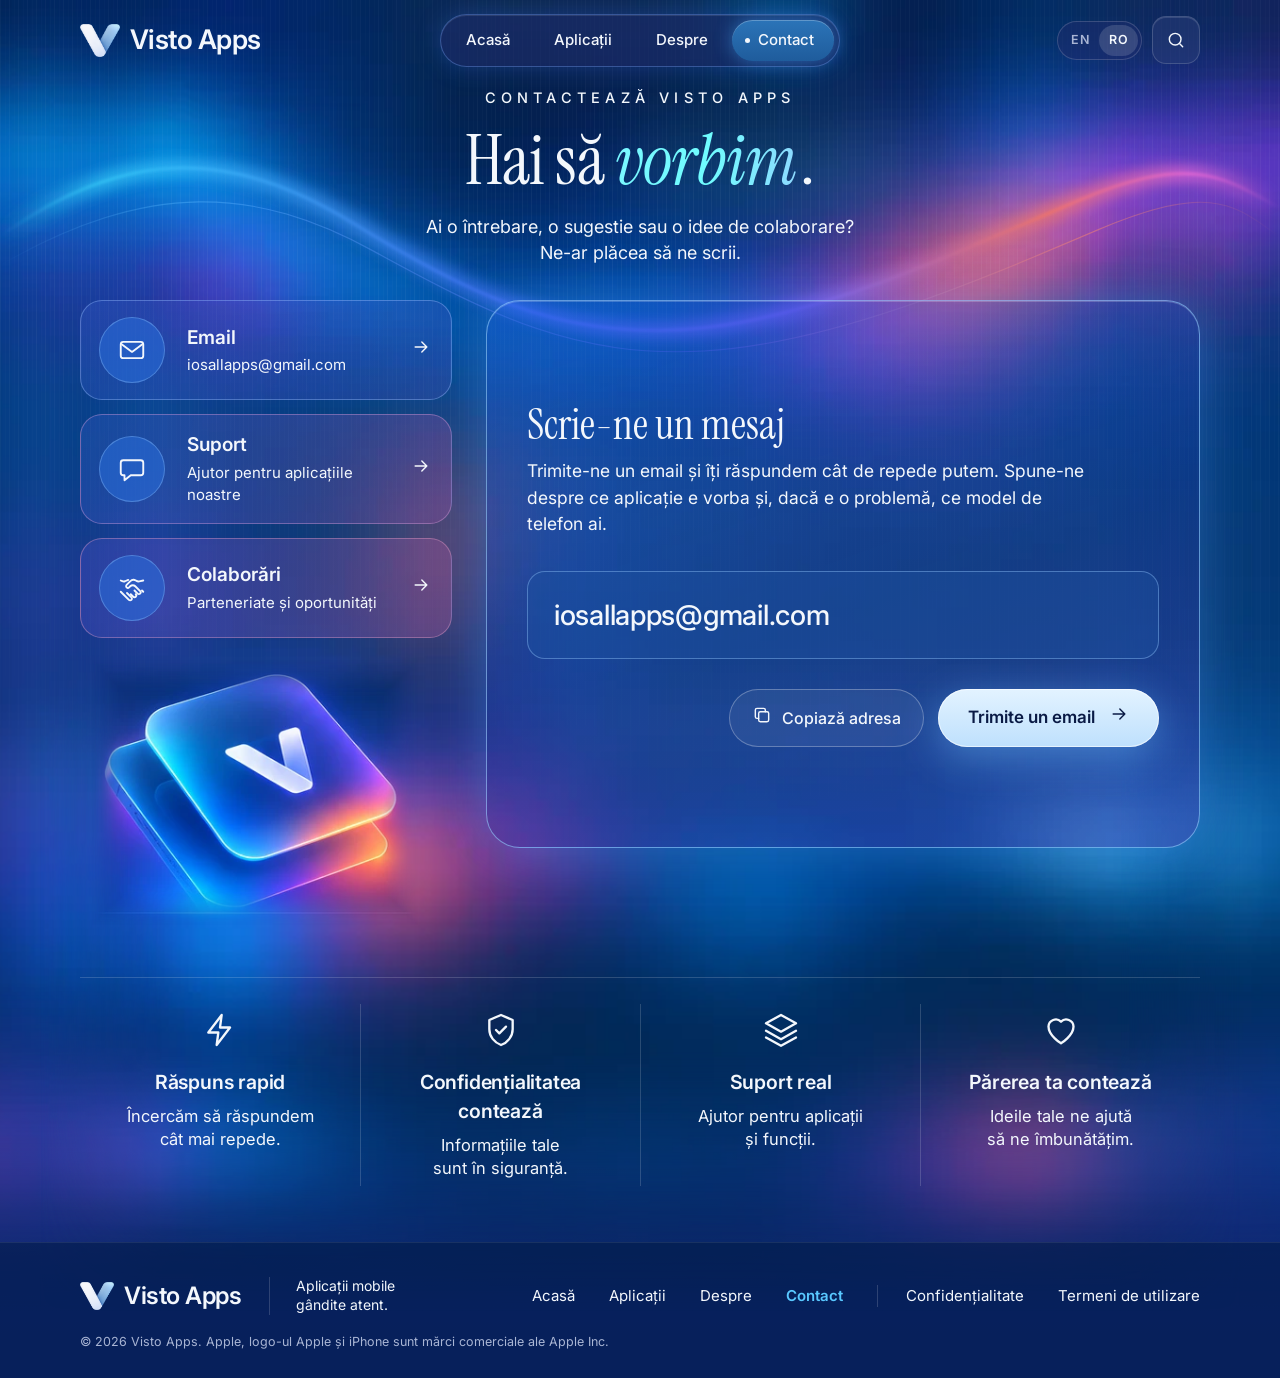
<file: ro/contact.html>
<!doctype html>
<html lang="ro">
<head>
  <meta charset="utf-8">
  <meta name="viewport" content="width=device-width, initial-scale=1, viewport-fit=cover">
  <title>Contact Visto Apps | Suport și colaborări</title>
  <meta name="description" content="Scrie-ne pentru suport la aplicații, sugestii sau o idee de colaborare. Răspundem pe email cât de repede putem.">
  <meta name="theme-color" content="#10285a">
  <!--gen:seo-->
  <link rel="canonical" href="https://vistoapps.com/ro/contact.html">
  <link rel="alternate" hreflang="en" href="https://vistoapps.com/contact.html">
  <link rel="alternate" hreflang="ro" href="https://vistoapps.com/ro/contact.html">
  <link rel="alternate" hreflang="x-default" href="https://vistoapps.com/contact.html">
  <meta name="robots" content="index,follow,max-image-preview:large">
  <meta property="og:type" content="website">
  <meta property="og:site_name" content="Visto Apps">
  <meta property="og:title" content="Contact Visto Apps | Suport și colaborări">
  <meta property="og:description" content="Scrie-ne pentru suport la aplicații, sugestii sau o idee de colaborare. Răspundem pe email cât de repede putem.">
  <meta property="og:url" content="https://vistoapps.com/ro/contact.html">
  <meta property="og:image" content="https://vistoapps.com/assets/logo/og-image.jpg">
  <meta property="og:image:width" content="1200">
  <meta property="og:image:height" content="630">
  <meta property="og:image:alt" content="Visto Apps">
  <meta property="og:locale" content="ro_RO">
  <meta property="og:locale:alternate" content="en_US">
  <meta name="twitter:card" content="summary_large_image">
  <meta name="twitter:title" content="Contact Visto Apps | Suport și colaborări">
  <meta name="twitter:description" content="Scrie-ne pentru suport la aplicații, sugestii sau o idee de colaborare. Răspundem pe email cât de repede putem.">
  <meta name="twitter:image" content="https://vistoapps.com/assets/logo/og-image.jpg">
  <script type="application/ld+json">{"@context":"https://schema.org","@graph":[{"@type":"Organization","@id":"https://vistoapps.com/#organization","name":"Visto Apps","url":"https://vistoapps.com/","logo":{"@type":"ImageObject","url":"https://vistoapps.com/assets/logo/visto-v.png"},"email":"iosallapps@gmail.com","contactPoint":{"@type":"ContactPoint","contactType":"customer support","email":"iosallapps@gmail.com","availableLanguage":["English","Romanian"]},"sameAs":["https://jinglemoon.com/","https://topoxyapp.com/","https://agrondo.com/","https://kipplyapp.com/","https://lurisapp.com/","https://pdfino.com/","https://darcapp.com/","https://shelfreadyapp.com/","https://appsrankapp.com/","https://serenityjournalapp.com/","https://kupfra.com/"]},{"@type":"WebSite","@id":"https://vistoapps.com/#website","url":"https://vistoapps.com/","name":"Visto Apps","publisher":{"@id":"https://vistoapps.com/#organization"},"inLanguage":["en","ro"]},{"@type":"ContactPage","@id":"https://vistoapps.com/ro/contact.html#webpage","url":"https://vistoapps.com/ro/contact.html","name":"Contact Visto Apps | Suport și colaborări","description":"Scrie-ne pentru suport la aplicații, sugestii sau o idee de colaborare. Răspundem pe email cât de repede putem.","inLanguage":"ro","isPartOf":{"@id":"https://vistoapps.com/#website"},"about":{"@id":"https://vistoapps.com/#organization"}},{"@type":"BreadcrumbList","itemListElement":[{"@type":"ListItem","position":1,"name":"Visto Apps","item":"https://vistoapps.com/ro/"},{"@type":"ListItem","position":2,"name":"Contact Visto Apps","item":"https://vistoapps.com/ro/contact.html"}]}]}</script>
  <!--/gen:seo-->
  <link rel="icon" href="/assets/logo/favicon-32.png" sizes="32x32" type="image/png">
  <link rel="apple-touch-icon" href="/assets/logo/apple-touch-icon.png">
  <link rel="preload" href="/assets/fonts/instrument-serif.woff2" as="font" type="font/woff2" crossorigin>
  <link rel="preload" href="/assets/fonts/inter.woff2" as="font" type="font/woff2" crossorigin>
  <link rel="stylesheet" href="/css/styles.css?v=7dc539c9b3">
</head>
<body data-page="contact" data-title-key="meta.contact.title" data-desc-key="meta.contact.desc">
  <div class="backdrop" aria-hidden="true"></div>
  <header class="site-header" id="site-header">
    <noscript><nav class="header-inner"><a href="/ro/">Home</a> <a href="/ro/apps.html">Our Apps</a> <a href="/ro/about.html">About</a> <a href="/ro/contact.html">Contact</a></nav></noscript>
  </header>

  <main class="container">
    <section class="page-hero">
      <div class="wave" aria-hidden="true"></div>
      <p class="kicker" data-i18n="contact.kicker">Contactează Visto Apps</p>
      <h1 class="display" data-i18n="contact.title">Hai să <em>vorbim</em>.</h1>
      <p class="lede" data-i18n="contact.lede">Ai o întrebare, o sugestie sau o idee de colaborare?<br>Ne-ar plăcea să ne scrii.</p>
    </section>

    <section class="contact-grid">
      <div>
        <div class="contact-links">
          <a class="contact-link" data-email href="mailto:iosallapps@gmail.com">
            <span class="contact-link__icon" data-icon="mail"></span>
            <span><span class="contact-link__title" data-i18n="contact.email.title">Email</span><span class="contact-link__text" data-email-text>iosallapps@gmail.com</span></span>
            <span data-icon="arrow"></span>
          </a>
          <a class="contact-link" data-email data-subject="Support" data-subject-key="contact.support.subject" href="mailto:iosallapps@gmail.com?subject=Support">
            <span class="contact-link__icon" data-icon="message"></span>
            <span><span class="contact-link__title" data-i18n="contact.support.title">Suport</span><span class="contact-link__text" data-i18n="contact.support.text">Ajutor pentru aplicațiile noastre</span></span>
            <span data-icon="arrow"></span>
          </a>
          <a class="contact-link" data-email data-subject="Collaboration" data-subject-key="contact.collab.subject" href="mailto:iosallapps@gmail.com?subject=Collaboration">
            <span class="contact-link__icon" data-icon="handshake"></span>
            <span><span class="contact-link__title" data-i18n="contact.collab.title">Colaborări</span><span class="contact-link__text" data-i18n="contact.collab.text">Parteneriate și oportunități</span></span>
            <span data-icon="arrow"></span>
          </a>
        </div>
        <img class="contact-art" src="/assets/art/v-plates.webp" width="350" height="285" alt="">
      </div>

      <div class="contact-card">
        <h2 class="h3" data-i18n="contact.card.title">Scrie-ne un mesaj</h2>
        <p data-i18n="contact.card.text">Trimite-ne un email și îți răspundem cât de repede putem. Spune-ne despre ce aplicație e vorba și, dacă e o problemă, ce model de telefon ai.</p>
        <a class="contact-card__email" data-email data-email-text href="mailto:iosallapps@gmail.com">iosallapps@gmail.com</a>
        <div class="contact-card__actions">
          <button class="btn-ghost" type="button" id="copy-email"><span data-icon="copy"></span><span data-i18n="contact.card.copy">Copiază adresa</span></button>
          <a class="btn-pill" data-email href="mailto:iosallapps@gmail.com"><span data-i18n="contact.card.button">Trimite un email</span><span data-icon="arrow"></span></a>
        </div>
      </div>
    </section>

    <section class="guarantees reveal">
      <div class="guarantee"><span data-icon="zap"></span><h3 class="guarantee__title" data-i18n="contact.g1.title">Răspuns rapid</h3><p class="guarantee__text" data-i18n="contact.g1.text">Încercăm să răspundem<br>cât mai repede.</p></div>
      <div class="guarantee"><span data-icon="shield"></span><h3 class="guarantee__title" data-i18n="contact.g2.title">Confidențialitatea contează</h3><p class="guarantee__text" data-i18n="contact.g2.text">Informațiile tale<br>sunt în siguranță.</p></div>
      <div class="guarantee"><span data-icon="layers"></span><h3 class="guarantee__title" data-i18n="contact.g3.title">Suport real</h3><p class="guarantee__text" data-i18n="contact.g3.text">Ajutor pentru aplicații<br>și funcții.</p></div>
      <div class="guarantee"><span data-icon="heart"></span><h3 class="guarantee__title" data-i18n="contact.g4.title">Părerea ta contează</h3><p class="guarantee__text" data-i18n="contact.g4.text">Ideile tale ne ajută<br>să ne îmbunătățim.</p></div>
    </section>
  </main>

  <footer class="site-footer" id="site-footer"></footer>
  <script src="/js/data.js?v=b694b3a76e"></script>
  <script src="/js/site.js?v=9928c9e44c"></script>
</body>
</html>
</file>
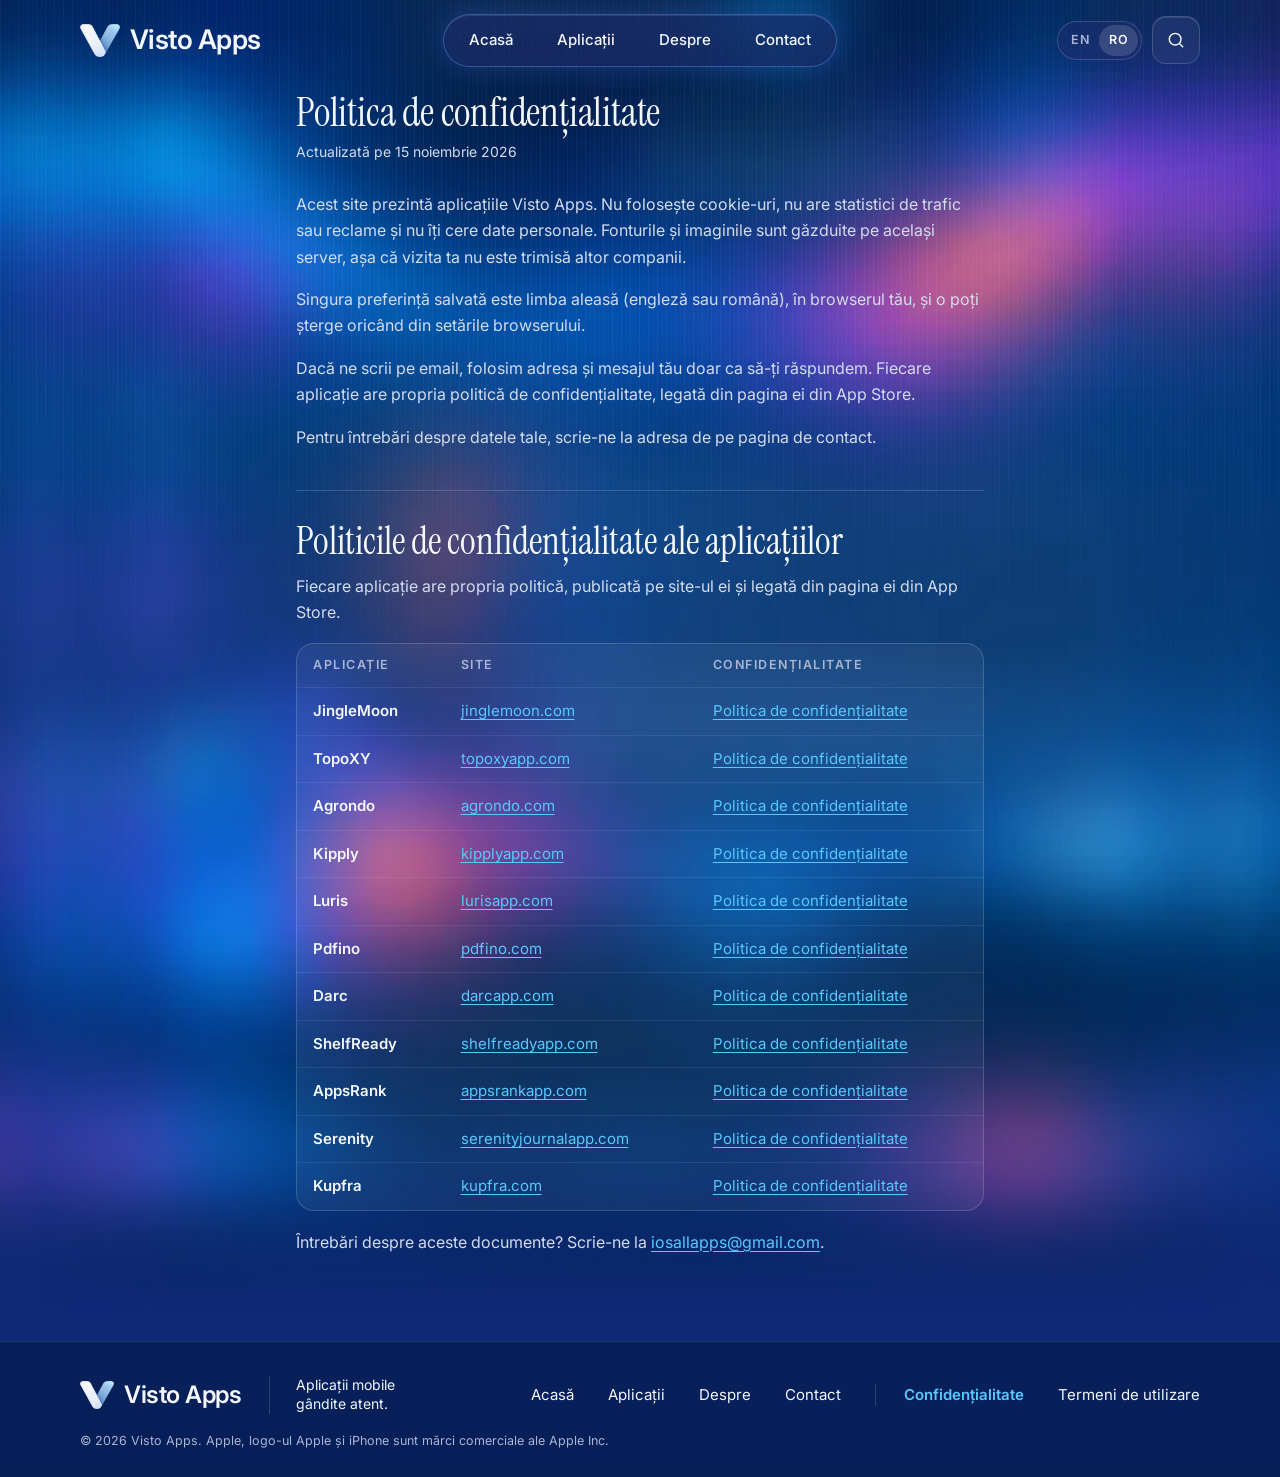
<file: ro/privacy.html>
<!doctype html>
<html lang="ro">
<head>
  <meta charset="utf-8">
  <meta name="viewport" content="width=device-width, initial-scale=1, viewport-fit=cover">
  <title>Politica de confidențialitate | Visto Apps</title>
  <meta name="description" content="Cum tratează site-ul Visto Apps datele tale, plus link-uri spre politica de confidențialitate a fiecărei aplicații Visto Apps.">
  <meta name="theme-color" content="#10285a">
  <!--gen:seo-->
  <link rel="canonical" href="https://vistoapps.com/ro/privacy.html">
  <link rel="alternate" hreflang="en" href="https://vistoapps.com/privacy.html">
  <link rel="alternate" hreflang="ro" href="https://vistoapps.com/ro/privacy.html">
  <link rel="alternate" hreflang="x-default" href="https://vistoapps.com/privacy.html">
  <meta name="robots" content="index,follow,max-image-preview:large">
  <meta property="og:type" content="website">
  <meta property="og:site_name" content="Visto Apps">
  <meta property="og:title" content="Politica de confidențialitate | Visto Apps">
  <meta property="og:description" content="Cum tratează site-ul Visto Apps datele tale, plus link-uri spre politica de confidențialitate a fiecărei aplicații Visto Apps.">
  <meta property="og:url" content="https://vistoapps.com/ro/privacy.html">
  <meta property="og:image" content="https://vistoapps.com/assets/logo/og-image.jpg">
  <meta property="og:image:width" content="1200">
  <meta property="og:image:height" content="630">
  <meta property="og:image:alt" content="Visto Apps">
  <meta property="og:locale" content="ro_RO">
  <meta property="og:locale:alternate" content="en_US">
  <meta name="twitter:card" content="summary_large_image">
  <meta name="twitter:title" content="Politica de confidențialitate | Visto Apps">
  <meta name="twitter:description" content="Cum tratează site-ul Visto Apps datele tale, plus link-uri spre politica de confidențialitate a fiecărei aplicații Visto Apps.">
  <meta name="twitter:image" content="https://vistoapps.com/assets/logo/og-image.jpg">
  <script type="application/ld+json">{"@context":"https://schema.org","@graph":[{"@type":"Organization","@id":"https://vistoapps.com/#organization","name":"Visto Apps","url":"https://vistoapps.com/","logo":{"@type":"ImageObject","url":"https://vistoapps.com/assets/logo/visto-v.png"},"email":"iosallapps@gmail.com","contactPoint":{"@type":"ContactPoint","contactType":"customer support","email":"iosallapps@gmail.com","availableLanguage":["English","Romanian"]},"sameAs":["https://jinglemoon.com/","https://topoxyapp.com/","https://agrondo.com/","https://kipplyapp.com/","https://lurisapp.com/","https://pdfino.com/","https://darcapp.com/","https://shelfreadyapp.com/","https://appsrankapp.com/","https://serenityjournalapp.com/","https://kupfra.com/"]},{"@type":"WebSite","@id":"https://vistoapps.com/#website","url":"https://vistoapps.com/","name":"Visto Apps","publisher":{"@id":"https://vistoapps.com/#organization"},"inLanguage":["en","ro"]},{"@type":"WebPage","@id":"https://vistoapps.com/ro/privacy.html#webpage","url":"https://vistoapps.com/ro/privacy.html","name":"Politica de confidențialitate | Visto Apps","description":"Cum tratează site-ul Visto Apps datele tale, plus link-uri spre politica de confidențialitate a fiecărei aplicații Visto Apps.","inLanguage":"ro","isPartOf":{"@id":"https://vistoapps.com/#website"},"about":{"@id":"https://vistoapps.com/#organization"}},{"@type":"BreadcrumbList","itemListElement":[{"@type":"ListItem","position":1,"name":"Visto Apps","item":"https://vistoapps.com/ro/"},{"@type":"ListItem","position":2,"name":"Politica de confidențialitate","item":"https://vistoapps.com/ro/privacy.html"}]}]}</script>
  <!--/gen:seo-->
  <link rel="icon" href="/assets/logo/favicon-32.png" sizes="32x32" type="image/png">
  <link rel="apple-touch-icon" href="/assets/logo/apple-touch-icon.png">
  <link rel="preload" href="/assets/fonts/instrument-serif.woff2" as="font" type="font/woff2" crossorigin>
  <link rel="preload" href="/assets/fonts/inter.woff2" as="font" type="font/woff2" crossorigin>
  <link rel="stylesheet" href="/css/styles.css?v=7dc539c9b3">
</head>
<body data-page="privacy" data-title-key="meta.privacy.title" data-desc-key="meta.privacy.desc">
  <div class="backdrop" aria-hidden="true"></div>
  <header class="site-header" id="site-header">
    <noscript><nav class="header-inner"><a href="/ro/">Home</a> <a href="/ro/apps.html">Our Apps</a> <a href="/ro/about.html">About</a> <a href="/ro/contact.html">Contact</a></nav></noscript>
  </header>

  <main class="container">
    <article class="legal">
      <h1 class="h2" data-i18n="privacy.title">Politica de confidențialitate</h1>
      <p class="muted" data-i18n="privacy.updated">Actualizată pe 15 noiembrie 2026</p>
      <div data-i18n="privacy.body"><p>Acest site prezintă aplicațiile Visto Apps. Nu folosește cookie-uri, nu are statistici de trafic sau reclame și nu îți cere date personale. Fonturile și imaginile sunt găzduite pe același server, așa că vizita ta nu este trimisă altor companii.</p><p>Singura preferință salvată este limba aleasă (engleză sau română), în browserul tău, și o poți șterge oricând din setările browserului.</p><p>Dacă ne scrii pe email, folosim adresa și mesajul tău doar ca să-ți răspundem. Fiecare aplicație are propria politică de confidențialitate, legată din pagina ei din App Store.</p><p>Pentru întrebări despre datele tale, scrie-ne la adresa de pe pagina de contact.</p></div>

      <section class="legal-apps" aria-labelledby="legal-apps-title">
        <h2 class="h3" id="legal-apps-title" data-i18n="legal.apps.privacy">Politicile de confidențialitate ale aplicațiilor</h2>
        <p data-i18n="legal.apps.privacy.text">Fiecare aplicație are propria politică, publicată pe site-ul ei și legată din pagina ei din App Store.</p>
        <!--gen:legal-privacy--><div class="legal-table-wrap"><table class="legal-table"><thead><tr><th scope="col">Aplicație</th><th scope="col">Site</th><th scope="col">Confidențialitate</th></tr></thead><tbody><tr><th scope="row">JingleMoon</th><td><a href="https://jinglemoon.com/" rel="noopener">jinglemoon.com</a></td><td><a href="https://jinglemoon.com/privacy.html" rel="noopener">Politica de confidențialitate</a></td></tr><tr><th scope="row">TopoXY</th><td><a href="https://topoxyapp.com/" rel="noopener">topoxyapp.com</a></td><td><a href="https://topoxyapp.com/privacy.html" rel="noopener">Politica de confidențialitate</a></td></tr><tr><th scope="row">Agrondo</th><td><a href="https://agrondo.com/" rel="noopener">agrondo.com</a></td><td><a href="https://agrondo.com/privacy.html" rel="noopener">Politica de confidențialitate</a></td></tr><tr><th scope="row">Kipply</th><td><a href="https://kipplyapp.com/" rel="noopener">kipplyapp.com</a></td><td><a href="https://kipplyapp.com/privacy.html" rel="noopener">Politica de confidențialitate</a></td></tr><tr><th scope="row">Luris</th><td><a href="https://lurisapp.com/" rel="noopener">lurisapp.com</a></td><td><a href="https://lurisapp.com/privacy.html" rel="noopener">Politica de confidențialitate</a></td></tr><tr><th scope="row">Pdfino</th><td><a href="https://pdfino.com/" rel="noopener">pdfino.com</a></td><td><a href="https://pdfino.com/privacy.html" rel="noopener">Politica de confidențialitate</a></td></tr><tr><th scope="row">Darc</th><td><a href="https://darcapp.com/" rel="noopener">darcapp.com</a></td><td><a href="https://darcapp.com/privacy.html" rel="noopener">Politica de confidențialitate</a></td></tr><tr><th scope="row">ShelfReady</th><td><a href="https://shelfreadyapp.com/" rel="noopener">shelfreadyapp.com</a></td><td><a href="https://shelfreadyapp.com/privacy.html" rel="noopener">Politica de confidențialitate</a></td></tr><tr><th scope="row">AppsRank</th><td><a href="https://appsrankapp.com/" rel="noopener">appsrankapp.com</a></td><td><a href="https://appsrankapp.com/privacy" rel="noopener">Politica de confidențialitate</a></td></tr><tr><th scope="row">Serenity</th><td><a href="https://serenityjournalapp.com/" rel="noopener">serenityjournalapp.com</a></td><td><a href="https://serenityjournalapp.com/privacy.html" rel="noopener">Politica de confidențialitate</a></td></tr><tr><th scope="row">Kupfra</th><td><a href="https://kupfra.com/" rel="noopener">kupfra.com</a></td><td><a href="https://kupfra.com/privacy.html" rel="noopener">Politica de confidențialitate</a></td></tr></tbody></table></div><p>Întrebări despre aceste documente? Scrie-ne la <a href="mailto:iosallapps@gmail.com">iosallapps@gmail.com</a>.</p><!--/gen:legal-privacy-->
      </section>
    </article>
  </main>

  <footer class="site-footer" id="site-footer"></footer>
  <script src="/js/data.js?v=b694b3a76e"></script>
  <script src="/js/site.js?v=9928c9e44c"></script>
</body>
</html>
</file>
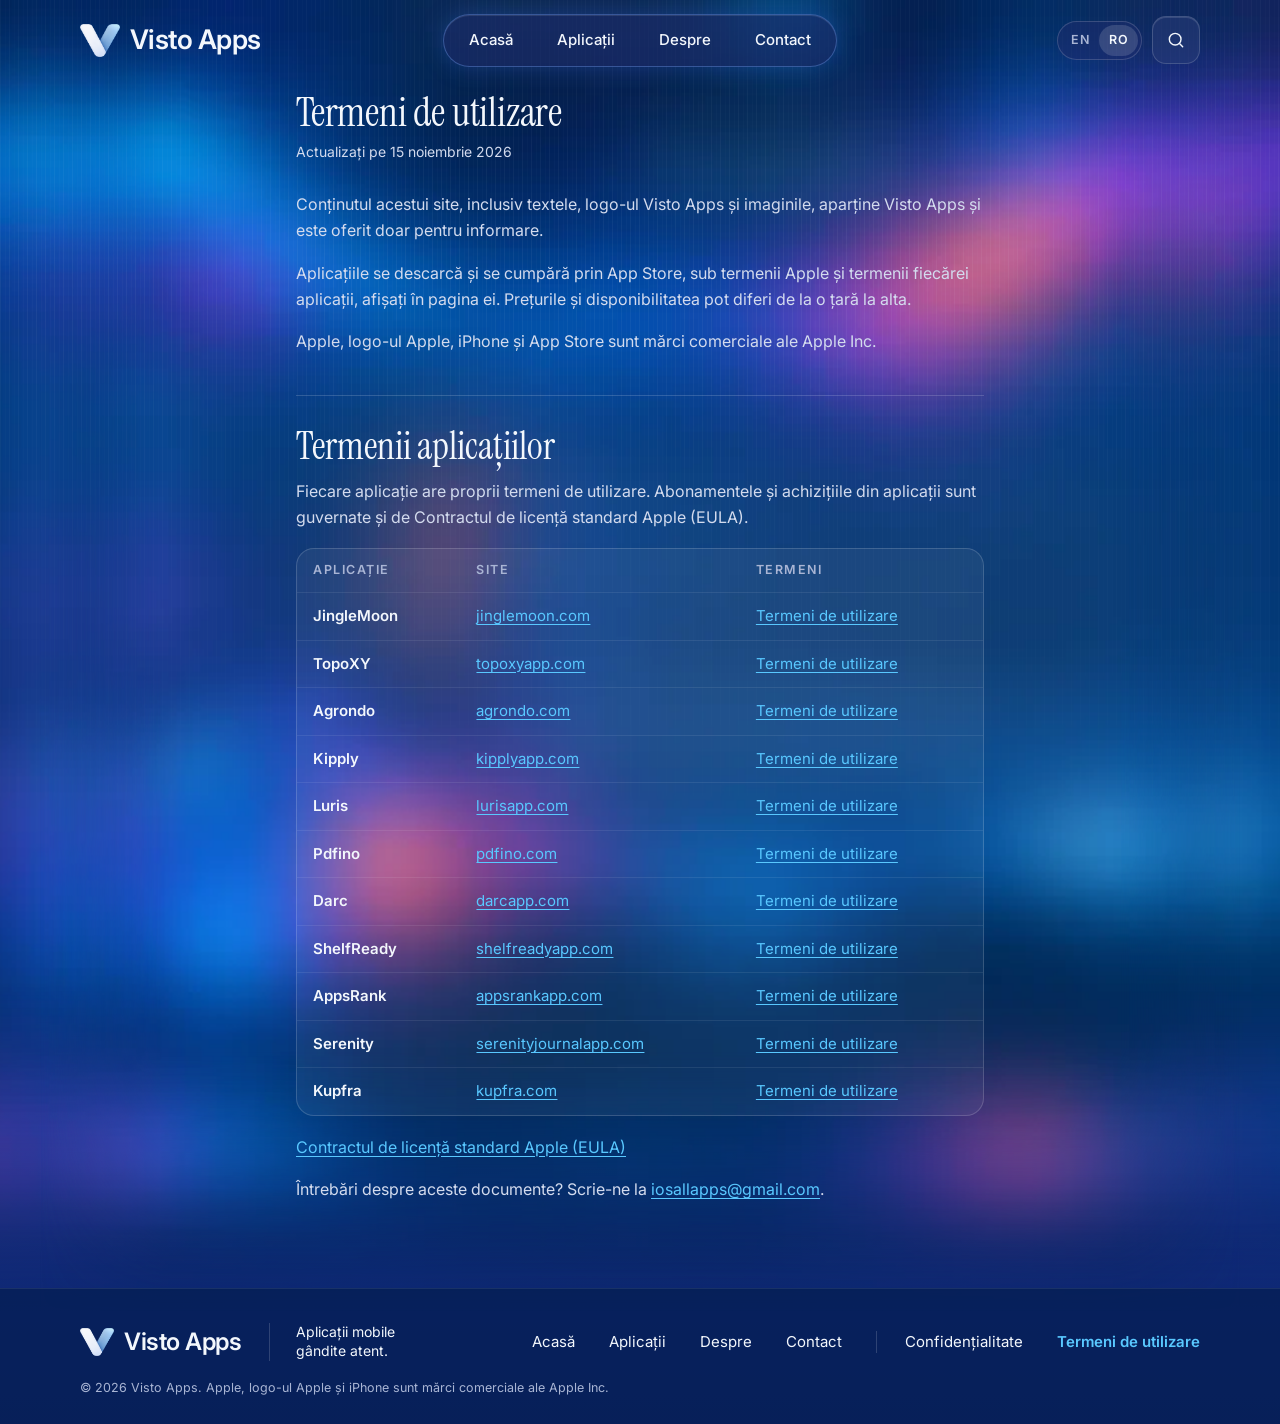
<file: ro/terms.html>
<!doctype html>
<html lang="ro">
<head>
  <meta charset="utf-8">
  <meta name="viewport" content="width=device-width, initial-scale=1, viewport-fit=cover">
  <title>Termeni de utilizare | Visto Apps</title>
  <meta name="description" content="Termenii de utilizare ai site-ului Visto Apps, plus link-uri spre termenii fiecărei aplicații și contractul de licență standard Apple.">
  <meta name="theme-color" content="#10285a">
  <!--gen:seo-->
  <link rel="canonical" href="https://vistoapps.com/ro/terms.html">
  <link rel="alternate" hreflang="en" href="https://vistoapps.com/terms.html">
  <link rel="alternate" hreflang="ro" href="https://vistoapps.com/ro/terms.html">
  <link rel="alternate" hreflang="x-default" href="https://vistoapps.com/terms.html">
  <meta name="robots" content="index,follow,max-image-preview:large">
  <meta property="og:type" content="website">
  <meta property="og:site_name" content="Visto Apps">
  <meta property="og:title" content="Termeni de utilizare | Visto Apps">
  <meta property="og:description" content="Termenii de utilizare ai site-ului Visto Apps, plus link-uri spre termenii fiecărei aplicații și contractul de licență standard Apple.">
  <meta property="og:url" content="https://vistoapps.com/ro/terms.html">
  <meta property="og:image" content="https://vistoapps.com/assets/logo/og-image.jpg">
  <meta property="og:image:width" content="1200">
  <meta property="og:image:height" content="630">
  <meta property="og:image:alt" content="Visto Apps">
  <meta property="og:locale" content="ro_RO">
  <meta property="og:locale:alternate" content="en_US">
  <meta name="twitter:card" content="summary_large_image">
  <meta name="twitter:title" content="Termeni de utilizare | Visto Apps">
  <meta name="twitter:description" content="Termenii de utilizare ai site-ului Visto Apps, plus link-uri spre termenii fiecărei aplicații și contractul de licență standard Apple.">
  <meta name="twitter:image" content="https://vistoapps.com/assets/logo/og-image.jpg">
  <script type="application/ld+json">{"@context":"https://schema.org","@graph":[{"@type":"Organization","@id":"https://vistoapps.com/#organization","name":"Visto Apps","url":"https://vistoapps.com/","logo":{"@type":"ImageObject","url":"https://vistoapps.com/assets/logo/visto-v.png"},"email":"iosallapps@gmail.com","contactPoint":{"@type":"ContactPoint","contactType":"customer support","email":"iosallapps@gmail.com","availableLanguage":["English","Romanian"]},"sameAs":["https://jinglemoon.com/","https://topoxyapp.com/","https://agrondo.com/","https://kipplyapp.com/","https://lurisapp.com/","https://pdfino.com/","https://darcapp.com/","https://shelfreadyapp.com/","https://appsrankapp.com/","https://serenityjournalapp.com/","https://kupfra.com/"]},{"@type":"WebSite","@id":"https://vistoapps.com/#website","url":"https://vistoapps.com/","name":"Visto Apps","publisher":{"@id":"https://vistoapps.com/#organization"},"inLanguage":["en","ro"]},{"@type":"WebPage","@id":"https://vistoapps.com/ro/terms.html#webpage","url":"https://vistoapps.com/ro/terms.html","name":"Termeni de utilizare | Visto Apps","description":"Termenii de utilizare ai site-ului Visto Apps, plus link-uri spre termenii fiecărei aplicații și contractul de licență standard Apple.","inLanguage":"ro","isPartOf":{"@id":"https://vistoapps.com/#website"},"about":{"@id":"https://vistoapps.com/#organization"}},{"@type":"BreadcrumbList","itemListElement":[{"@type":"ListItem","position":1,"name":"Visto Apps","item":"https://vistoapps.com/ro/"},{"@type":"ListItem","position":2,"name":"Termeni de utilizare","item":"https://vistoapps.com/ro/terms.html"}]}]}</script>
  <!--/gen:seo-->
  <link rel="icon" href="/assets/logo/favicon-32.png" sizes="32x32" type="image/png">
  <link rel="apple-touch-icon" href="/assets/logo/apple-touch-icon.png">
  <link rel="preload" href="/assets/fonts/instrument-serif.woff2" as="font" type="font/woff2" crossorigin>
  <link rel="preload" href="/assets/fonts/inter.woff2" as="font" type="font/woff2" crossorigin>
  <link rel="stylesheet" href="/css/styles.css?v=7dc539c9b3">
</head>
<body data-page="terms" data-title-key="meta.terms.title" data-desc-key="meta.terms.desc">
  <div class="backdrop" aria-hidden="true"></div>
  <header class="site-header" id="site-header">
    <noscript><nav class="header-inner"><a href="/ro/">Home</a> <a href="/ro/apps.html">Our Apps</a> <a href="/ro/about.html">About</a> <a href="/ro/contact.html">Contact</a></nav></noscript>
  </header>

  <main class="container">
    <article class="legal">
      <h1 class="h2" data-i18n="terms.title">Termeni de utilizare</h1>
      <p class="muted" data-i18n="terms.updated">Actualizați pe 15 noiembrie 2026</p>
      <div data-i18n="terms.body"><p>Conținutul acestui site, inclusiv textele, logo-ul Visto Apps și imaginile, aparține Visto Apps și este oferit doar pentru informare.</p><p>Aplicațiile se descarcă și se cumpără prin App Store, sub termenii Apple și termenii fiecărei aplicații, afișați în pagina ei. Prețurile și disponibilitatea pot diferi de la o țară la alta.</p><p>Apple, logo-ul Apple, iPhone și App Store sunt mărci comerciale ale Apple Inc.</p></div>

      <section class="legal-apps" aria-labelledby="legal-apps-title">
        <h2 class="h3" id="legal-apps-title" data-i18n="legal.apps.terms">Termenii aplicațiilor</h2>
        <p data-i18n="legal.apps.terms.text">Fiecare aplicație are proprii termeni de utilizare. Abonamentele și achizițiile din aplicații sunt guvernate și de Contractul de licență standard Apple (EULA).</p>
        <!--gen:legal-terms--><div class="legal-table-wrap"><table class="legal-table"><thead><tr><th scope="col">Aplicație</th><th scope="col">Site</th><th scope="col">Termeni</th></tr></thead><tbody><tr><th scope="row">JingleMoon</th><td><a href="https://jinglemoon.com/" rel="noopener">jinglemoon.com</a></td><td><a href="https://jinglemoon.com/terms.html" rel="noopener">Termeni de utilizare</a></td></tr><tr><th scope="row">TopoXY</th><td><a href="https://topoxyapp.com/" rel="noopener">topoxyapp.com</a></td><td><a href="https://topoxyapp.com/terms.html" rel="noopener">Termeni de utilizare</a></td></tr><tr><th scope="row">Agrondo</th><td><a href="https://agrondo.com/" rel="noopener">agrondo.com</a></td><td><a href="https://agrondo.com/terms.html" rel="noopener">Termeni de utilizare</a></td></tr><tr><th scope="row">Kipply</th><td><a href="https://kipplyapp.com/" rel="noopener">kipplyapp.com</a></td><td><a href="https://kipplyapp.com/terms.html" rel="noopener">Termeni de utilizare</a></td></tr><tr><th scope="row">Luris</th><td><a href="https://lurisapp.com/" rel="noopener">lurisapp.com</a></td><td><a href="https://lurisapp.com/terms.html" rel="noopener">Termeni de utilizare</a></td></tr><tr><th scope="row">Pdfino</th><td><a href="https://pdfino.com/" rel="noopener">pdfino.com</a></td><td><a href="https://pdfino.com/terms.html" rel="noopener">Termeni de utilizare</a></td></tr><tr><th scope="row">Darc</th><td><a href="https://darcapp.com/" rel="noopener">darcapp.com</a></td><td><a href="https://darcapp.com/terms.html" rel="noopener">Termeni de utilizare</a></td></tr><tr><th scope="row">ShelfReady</th><td><a href="https://shelfreadyapp.com/" rel="noopener">shelfreadyapp.com</a></td><td><a href="https://shelfreadyapp.com/terms.html" rel="noopener">Termeni de utilizare</a></td></tr><tr><th scope="row">AppsRank</th><td><a href="https://appsrankapp.com/" rel="noopener">appsrankapp.com</a></td><td><a href="https://appsrankapp.com/terms" rel="noopener">Termeni de utilizare</a></td></tr><tr><th scope="row">Serenity</th><td><a href="https://serenityjournalapp.com/" rel="noopener">serenityjournalapp.com</a></td><td><a href="https://serenityjournalapp.com/terms.html" rel="noopener">Termeni de utilizare</a></td></tr><tr><th scope="row">Kupfra</th><td><a href="https://kupfra.com/" rel="noopener">kupfra.com</a></td><td><a href="https://kupfra.com/terms.html" rel="noopener">Termeni de utilizare</a></td></tr></tbody></table></div><p><a href="https://www.apple.com/legal/internet-services/itunes/dev/stdeula/" rel="noopener">Contractul de licență standard Apple (EULA)</a></p><p>Întrebări despre aceste documente? Scrie-ne la <a href="mailto:iosallapps@gmail.com">iosallapps@gmail.com</a>.</p><!--/gen:legal-terms-->
      </section>
    </article>
  </main>

  <footer class="site-footer" id="site-footer"></footer>
  <script src="/js/data.js?v=b694b3a76e"></script>
  <script src="/js/site.js?v=9928c9e44c"></script>
</body>
</html>
</file>
<file: css/styles.css>
/* Visto Apps. Dark aurora theme, glass surfaces. */

@font-face { font-family: "Instrument Serif"; src: url("../assets/fonts/instrument-serif.woff2") format("woff2"); font-weight: 400; font-style: normal; font-display: swap; }
@font-face { font-family: "Instrument Serif"; src: url("../assets/fonts/instrument-serif-italic.woff2") format("woff2"); font-weight: 400; font-style: italic; font-display: swap; }
@font-face { font-family: "Instrument Serif Fallback"; src: local("Times New Roman"), local("TimesNewRomanPSMT"), local("Times"), local("Liberation Serif"), local("Tinos"); font-style: normal; size-adjust: 83.4%; }
@font-face { font-family: "Instrument Serif Fallback"; src: local("Times New Roman Italic"), local("TimesNewRomanPS-ItalicMT"), local("Times-Italic"), local("Liberation Serif Italic"), local("Tinos Italic"); font-style: italic; size-adjust: 88.1%; }
@font-face { font-family: "Inter"; src: url("../assets/fonts/inter.woff2") format("woff2"); font-weight: 100 900; font-style: normal; font-display: swap; }

:root {
  color-scheme: dark;
  --bg: #08112b;
  --bg-deep: #050b1f;
  --navy: #0b1b4a;
  --blue: #1f4fd8;
  --violet: #7a43f0;
  --magenta: #d974d1;
  --orange: #ff8a5b;
  --cyan: #6ffcfe;
  --cyan-2: #59c8ff;
  --text: #f3f7fc;
  --text-2: #d3dbee;
  --text-3: #a9b5d4;
  --pill: #bee0fd;
  --pill-2: #e3f3ff;
  --pill-text: #0a1a45;
  --glass: rgba(255, 255, 255, 0.07);
  --glass-strong: rgba(255, 255, 255, 0.11);
  --glass-line: rgba(255, 255, 255, 0.16);
  --glass-line-2: rgba(255, 255, 255, 0.28);
  --divider: rgba(255, 255, 255, 0.16);
  --serif: "Instrument Serif", "Instrument Serif Fallback", Georgia, serif;
  --sans: "Inter", -apple-system, BlinkMacSystemFont, "Segoe UI", Roboto, sans-serif;
  --radius: 28px;
  --radius-sm: 20px;
  --max: 1120px;
  --gutter: 40px;
  --blur: 22px;
  --ease: cubic-bezier(.2, .7, .2, 1);
}

*, *::before, *::after { box-sizing: border-box; }
html { -webkit-text-size-adjust: 100%; text-size-adjust: 100%; overflow-x: clip; }
body {
  margin: 0;
  min-height: 100vh;
  background: var(--bg);
  color: var(--text);
  font-family: var(--sans);
  font-size: 16px;
  line-height: 1.5;
  -webkit-font-smoothing: antialiased;
  overflow-x: clip;
}
img { display: block; max-width: 100%; height: auto; }
a { color: inherit; text-decoration: none; }
button { font: inherit; color: inherit; }
h1, h2, h3, p, ul, ol { margin: 0; }
ul, ol { padding: 0; list-style: none; }
.icon { width: 20px; height: 20px; flex: none; }
.visually-hidden { position: absolute; width: 1px; height: 1px; overflow: hidden; clip: rect(0 0 0 0); white-space: nowrap; }
:focus-visible { outline: 2px solid var(--cyan); outline-offset: 3px; border-radius: 12px; }

/* ---------- background ---------- */
.backdrop { position: absolute; left: 0; right: 0; top: 0; height: 100%; z-index: -2; pointer-events: none; overflow: hidden;
  background: linear-gradient(180deg, #08132f 0px, #0d2466 300px, #15399c 700px, #122e86 1100px, #0d2266 1600px, #0a1a4c 100%); }
body { position: relative; }
body[data-page="home"] { --page-bg: url("../assets/bg/home.webp"); --page-bg-wide: url("../assets/bg/home-wide.webp"); --page-bg-h: 1312px; }
body[data-page="apps"] { --page-bg: url("../assets/bg/apps.webp"); --page-bg-wide: url("../assets/bg/apps-wide.webp"); --page-bg-h: 1312px; }
body[data-page="about"] { --page-bg: url("../assets/bg/about.webp"); --page-bg-wide: url("../assets/bg/about-wide.webp"); --page-bg-h: 1797px; }
body[data-page="contact"] { --page-bg: url("../assets/bg/contact.webp"); --page-bg-wide: url("../assets/bg/contact-wide.webp"); --page-bg-h: 1312px; }
body:not([data-page="home"]):not([data-page="apps"]):not([data-page="about"]) { --page-bg: url("../assets/bg/contact.webp"); --page-bg-wide: url("../assets/bg/contact-wide.webp"); --page-bg-h: 1312px; }
/* wide layer: the same art stretched to the window, for the sides on large screens */
.backdrop::before {
  content: ""; position: absolute; left: -5%; right: -5%; top: 0; height: var(--page-bg-h);
  background: var(--page-bg-wide) top center / 100% 100% no-repeat;
  -webkit-mask-image: linear-gradient(180deg, #000 75%, transparent); mask-image: linear-gradient(180deg, #000 75%, transparent);
}
/* core layer: the art at the design width, aligned with the content */
.backdrop__core {
  position: absolute; left: 50%; top: 0; width: 1199px; height: var(--page-bg-h); transform: translateX(-50%);
  background: var(--page-bg) top center / 100% 100% no-repeat;
  -webkit-mask-image: linear-gradient(90deg, transparent, #000 10%, #000 90%, transparent), linear-gradient(180deg, #000 80%, transparent);
  -webkit-mask-composite: source-in;
          mask-image: linear-gradient(90deg, transparent, #000 10%, #000 90%, transparent), linear-gradient(180deg, #000 80%, transparent);
          mask-composite: intersect;
}
@media (max-width: 1199px) { .backdrop__core { -webkit-mask-image: linear-gradient(180deg, #000 80%, transparent); mask-image: linear-gradient(180deg, #000 80%, transparent); } }
.backdrop::after {
  content: ""; position: absolute; left: 0; right: 0; top: 0; height: 900px;
  background: repeating-linear-gradient(90deg, rgba(255,255,255,.05) 0 1px, transparent 1px 5px, rgba(255,255,255,.025) 5px 6px, transparent 6px 9px);
  -webkit-mask-image: linear-gradient(180deg, rgba(0,0,0,.6) 0%, #000 30%, rgba(0,0,0,.4) 60%, transparent 100%);
          mask-image: linear-gradient(180deg, rgba(0,0,0,.6) 0%, #000 30%, rgba(0,0,0,.4) 60%, transparent 100%);
}
.wave {
  position: absolute; left: 0; right: 0; z-index: -1; pointer-events: none;
  height: 340px; background: url("../assets/art/wave.svg") center / 100% 100% no-repeat;
}

/* ---------- layout ---------- */
.container { width: 100%; max-width: calc(var(--max) + var(--gutter) * 2); margin: 0 auto; padding: 0 var(--gutter); }
main { position: relative; }
.glass {
  background: var(--glass);
  border: 1px solid var(--glass-line);
  -webkit-backdrop-filter: blur(var(--blur)) saturate(140%);
          backdrop-filter: blur(var(--blur)) saturate(140%);
  box-shadow: inset 0 1px 0 rgba(255,255,255,.12), 0 20px 60px rgba(3, 8, 30, .35);
}

/* ---------- type ---------- */
.kicker {
  font-family: var(--sans); font-size: 14.5px; letter-spacing: .36em; text-transform: uppercase;
  color: var(--text); font-weight: 500;
}
.kicker--sans { font-family: var(--sans); font-size: 12.5px; font-weight: 600; letter-spacing: .3em; text-transform: uppercase; color: var(--text-2); }
.display {
  font-family: var(--serif); font-weight: 400; letter-spacing: -.01em; line-height: 1.02;
  font-size: clamp(44px, 6.6vw, 80px); text-wrap: balance;
}
.h2 { font-family: var(--serif); font-weight: 400; line-height: 1.08; font-size: clamp(30px, 3.4vw, 40px); letter-spacing: -.005em; }
.h3 { font-family: var(--serif); font-weight: 400; line-height: 1.1; font-size: clamp(28px, 3vw, 38px); }
em, .accent {
  font-style: italic;
  background: linear-gradient(95deg, #7af6ff 0%, var(--cyan) 35%, #8fd7ff 100%);
  -webkit-background-clip: text; background-clip: text; color: transparent;
  padding-right: .06em;
}
.display em { background: linear-gradient(95deg, #ffffff 0%, #e8f6ff 30%, #a9dcff 75%, #c7e9ff 100%); -webkit-background-clip: text; background-clip: text; }
.page-hero .display em, .h2 em, .h3 em { background: linear-gradient(95deg, #7af6ff, var(--cyan) 50%, #8fd7ff); -webkit-background-clip: text; background-clip: text; }
.lede { font-size: 18px; line-height: 1.45; color: var(--text); text-wrap: balance; }
.muted { color: var(--text-2); }

/* ---------- header ---------- */
.site-header { position: sticky; top: 0; z-index: 50; padding: 14px 0; transition: background .3s var(--ease); }
.site-header.is-scrolled { background: rgba(8, 17, 43, .55); -webkit-backdrop-filter: blur(18px); backdrop-filter: blur(18px); }
.header-inner { display: grid; grid-template-columns: 1fr auto 1fr; align-items: center; gap: 20px; max-width: calc(var(--max) + 80px); margin: 0 auto; padding: 0 var(--gutter); }
.brand { display: inline-flex; align-items: center; gap: 10px; font-weight: 600; font-size: 27px; letter-spacing: -.02em; justify-self: start; }
.brand img { width: 40px; height: auto; }
.nav-pill {
  display: flex; gap: 4px; padding: 5px; border-radius: 999px;
  background: rgba(30, 45, 110, .55); border: 1px solid rgba(120, 170, 255, .35);
  box-shadow: inset 0 1px 0 rgba(255,255,255,.1), 0 0 24px rgba(60, 120, 255, .25);
}
.nav-link { position: relative; padding: 9px 20px; border-radius: 999px; font-size: 15px; font-weight: 500; color: var(--text); transition: background .2s; white-space: nowrap; }
.nav-link:hover { background: rgba(255,255,255,.08); }
.nav-link[aria-current="page"] {
  background: linear-gradient(180deg, #2b74b8, #1f5c9c); box-shadow: inset 0 1px 0 rgba(255,255,255,.25), 0 0 18px rgba(80, 170, 255, .45);
  padding-left: 26px;
}
.nav-link[aria-current="page"]::before { content: ""; position: absolute; left: 13px; top: 50%; width: 5px; height: 5px; margin-top: -2.5px; border-radius: 50%; background: currentColor; }
.header-actions { display: flex; align-items: center; gap: 10px; justify-self: end; }
.circle-btn {
  width: 48px; height: 48px; border-radius: 14px; display: grid; place-items: center; cursor: pointer;
  background: rgba(40, 60, 120, .55); border: 1px solid var(--glass-line);
  box-shadow: inset 0 1px 0 rgba(255,255,255,.12);
}
.circle-btn:hover { background: rgba(60, 85, 160, .6); }
.lang-switch { display: inline-flex; padding: 3px; border-radius: 999px; background: rgba(30, 45, 110, .5); border: 1px solid var(--glass-line); }
.lang-switch button { border: 0; background: transparent; cursor: pointer; padding: 6px 10px; border-radius: 999px; font-size: 12.5px; font-weight: 600; letter-spacing: .04em; color: var(--text-3); }
.lang-switch button[aria-pressed="true"] { background: rgba(255,255,255,.14); color: var(--text); }
.menu-btn { display: none; }
.search-bar, .mobile-menu { position: absolute; right: var(--gutter); top: calc(100% + 4px); border-radius: 22px; padding: 10px; }
.search-bar form { display: flex; align-items: center; gap: 10px; padding: 4px 10px; }
.search-bar input { width: min(340px, 70vw); border: 0; background: transparent; color: var(--text); font: inherit; font-size: 16px; padding: 8px 0; outline: none; }
.search-bar input::placeholder { color: var(--text-3); }
.mobile-menu { left: 16px; right: 16px; padding: 14px; background: rgba(14, 26, 70, .9); }
.mobile-menu nav { display: grid; gap: 4px; margin-bottom: 12px; }
.mobile-link { padding: 14px 16px; border-radius: 14px; font-size: 18px; font-weight: 500; }
.mobile-link[aria-current="page"] { background: rgba(255,255,255,.1); }
[hidden] { display: none !important; }

/* ---------- buttons ---------- */
.btn-pill {
  display: inline-flex; align-items: center; gap: 14px; padding: 15px 30px; border-radius: 999px;
  background: linear-gradient(180deg, var(--pill-2), var(--pill)); color: var(--pill-text); font-weight: 600; font-size: 17px;
  box-shadow: 0 0 0 1px rgba(255,255,255,.6) inset, 0 10px 40px rgba(110, 190, 255, .45); border: 0; cursor: pointer;
  transition: transform .2s var(--ease), box-shadow .2s;
}
.btn-pill:hover { transform: translateY(-1px); box-shadow: 0 0 0 1px rgba(255,255,255,.8) inset, 0 14px 50px rgba(110, 190, 255, .6); }
.btn-ghost { display: inline-flex; align-items: center; gap: 10px; padding: 13px 22px; border-radius: 999px; border: 1px solid var(--glass-line-2); background: rgba(255,255,255,.06); font-weight: 500; cursor: pointer; }
.link-arrow { display: inline-flex; align-items: center; gap: 6px; font-size: 16px; font-weight: 500; }
.link-arrow .icon { width: 16px; height: 16px; transition: transform .2s; }
.link-arrow:hover .icon { transform: translateX(3px); }

/* ---------- home hero ---------- */
.home-hero { position: relative; text-align: center; padding-top: 22px; }
.home-hero .kicker { margin-bottom: 16px; }
.home-hero .display { font-size: clamp(46px, 7vw, 86px); line-height: .98; margin: 0 auto; }
.home-hero .lede { margin: 22px auto 0; max-width: 640px; }
.hero-stats { position: absolute; top: 74px; display: grid; gap: 26px; width: 130px; }
.hero-stats--left { left: calc(var(--gutter) + 62px); text-align: left; }
.hero-stats--right { right: calc(var(--gutter) + 56px); text-align: right; }
.hero-stat { padding-bottom: 26px; border-bottom: 1px solid var(--divider); }
.hero-stat:last-child { border-bottom: 0; padding-bottom: 0; }
.hero-stat__value { display: block; font-family: var(--serif); font-size: 34px; line-height: 1.05; }
.hero-stat__label { display: block; font-size: 16px; margin-top: 4px; color: var(--text); }
.hero-stat__value--platforms { font-size: 28px; line-height: 1.2; }
.explore {
  position: relative; z-index: 2; width: 140px; height: 140px; margin: 28px auto 0; border-radius: 50%;
  display: grid; place-items: center; align-content: center; gap: 6px; text-align: center; font-size: 16px;
  background: radial-gradient(circle at 50% 35%, rgba(255,190,200,.35), rgba(255,120,140,.12) 60%, rgba(255,255,255,.05));
  border: 1.5px solid rgba(255,210,220,.55); box-shadow: 0 0 40px rgba(255, 120, 150, .45), inset 0 0 30px rgba(255,255,255,.15);
  -webkit-backdrop-filter: blur(10px); backdrop-filter: blur(10px);
  transition: transform .3s var(--ease);
}
.explore:hover { transform: scale(1.04); }
.explore img { width: 34px; }
.explore .icon { width: 18px; height: 18px; margin: 0 auto; }
.hero-glow { display: none; position: absolute; left: 50%; top: 420px; width: 1400px; height: 560px; transform: translateX(-50%); z-index: -1; pointer-events: none;
  background:
    radial-gradient(22% 40% at 50% 62%, rgba(255, 150, 90, .85), transparent 70%),
    radial-gradient(26% 40% at 36% 66%, rgba(255, 90, 150, .55), transparent 70%),
    radial-gradient(26% 40% at 66% 58%, rgba(190, 90, 255, .5), transparent 70%),
    radial-gradient(40% 50% at 50% 30%, rgba(80, 150, 255, .35), transparent 70%);
}
.hero-ridge { position: absolute; left: 50%; top: 380px; width: 100vw; height: 330px; transform: translateX(-50%); z-index: -1; pointer-events: none;
  background: url("../assets/art/ridge.svg") center / 100% 100% no-repeat; }

.hero-cards { position: relative; display: grid; grid-template-columns: repeat(3, 1fr); gap: 12px; margin-top: 28px; padding: 0 20px; align-items: end; }
.hero-card {
  position: relative; display: flex; flex-direction: column; height: 300px; border-radius: 34px; overflow: hidden; padding: 24px 26px 0; text-align: left;
  background: linear-gradient(160deg, color-mix(in srgb, var(--c1) 72%, transparent), color-mix(in srgb, var(--c2) 70%, transparent));
  border: 1.5px solid color-mix(in srgb, var(--c1) 55%, white 35%);
  box-shadow: 0 0 40px color-mix(in srgb, var(--c1) 45%, transparent), inset 0 1px 0 rgba(255,255,255,.3);
  -webkit-backdrop-filter: blur(16px); backdrop-filter: blur(16px);
  transform-origin: bottom center; transition: transform .35s var(--ease);
}
.hero-card[data-pos="0"] { transform: perspective(900px) rotateY(8deg) rotate(-3deg); }
.hero-card[data-pos="1"] { transform: translateY(6px); }
.hero-card[data-pos="2"] { transform: perspective(900px) rotateY(-8deg) rotate(3deg); }
.hero-card:hover { transform: translateY(-6px); }
.hero-card__head { position: relative; z-index: 1; display: flex; align-items: center; gap: 16px; text-align: left; flex: none; }
.hero-card__name { display: block; font-size: 19px; font-weight: 600; letter-spacing: -.01em; }
.hero-card__sub { display: block; font-size: 14px; color: var(--text-2); }
.hero-card__shot { position: relative; flex: 1 1 auto; min-height: 150px; margin-top: 14px; }
.hero-card__phone { position: absolute; left: 50%; top: 0; width: min(290px, 100%); transform-origin: 100% 0; transform: translateX(-50%) rotate(-6deg); filter: drop-shadow(0 16px 30px rgba(0,0,0,.45)); }
.hero-card[data-pos="1"] .hero-card__phone { transform: translateX(-50%) rotate(-5deg); }
.app-icon { width: 64px; height: 64px; border-radius: 22.5%; box-shadow: 0 6px 18px rgba(0,0,0,.35); flex: none; }

/* ---------- panels ---------- */
.panel { position: relative; z-index: 3; border-radius: var(--radius); padding: 30px 28px 30px; text-align: left; }
.panel--apps { margin: 18px -14px 0; background: rgba(255, 255, 255, .06); border-color: rgba(200, 210, 255, .42); }
.panel-head { display: flex; align-items: flex-end; justify-content: space-between; gap: 20px; margin: 0 16px 22px; }
.panel-head .kicker--sans { display: block; margin-bottom: 6px; }
.tiles { display: grid; grid-template-columns: repeat(8, 1fr); gap: 12px; }
.app-tile {
  display: flex; flex-direction: column; align-items: center; text-align: center; height: 100%; padding: 16px 8px 20px; border-radius: 22px;
  background: rgba(255,255,255,.06); border: 1px solid rgba(255,255,255,.12);
  transition: transform .25s var(--ease), background .25s, box-shadow .25s;
}
.app-tile:hover { transform: translateY(-4px); background: rgba(255,255,255,.1); box-shadow: 0 0 30px color-mix(in srgb, var(--c1) 40%, transparent); }
.app-tile .app-icon { width: 80px; height: 80px; margin-bottom: 10px; }
.app-tile__name { font-size: 18px; font-weight: 600; letter-spacing: -.01em; }
.app-tile__sub { font-size: 14px; line-height: 1.25; color: var(--text-2); margin-top: 2px; text-wrap: balance; }

/* ---------- feature rows ---------- */
.features { display: grid; grid-template-columns: 1.25fr repeat(3, 1fr); align-items: start; padding-top: 56px; padding-bottom: 72px; }
.features__lead .kicker--sans { display: block; margin-bottom: 14px; color: var(--cyan-2); }
.features__lead .h3 { font-size: clamp(32px, 3.4vw, 42px); }
.feature { padding: 4px 28px; border-left: 1px solid var(--divider); }
.feature .icon { width: 34px; height: 34px; stroke-width: 1.4; margin-bottom: 14px; }
.feature__title { font-size: 19px; font-weight: 600; letter-spacing: -.01em; }
.feature__text { margin-top: 10px; font-size: 15px; color: var(--text-2); line-height: 1.4; }

/* ---------- page hero (apps/about/contact) ---------- */
.page-hero { position: relative; text-align: center; padding-top: 6px; padding-bottom: 34px; }
.page-hero .kicker { display: block; margin-bottom: 18px; }
.page-hero .display { font-size: clamp(42px, 5.9vw, 70px); line-height: 1; }
.page-hero .lede { margin: 18px auto 0; max-width: 620px; }
.page-hero .wave { top: 20px; left: 50%; right: auto; width: 100vw; transform: translateX(-50%); height: 300px; opacity: .85; }

/* ---------- apps page ---------- */
.filters { display: flex; flex-wrap: wrap; justify-content: center; gap: 18px; margin: 4px 0 40px; }
.filter {
  display: inline-flex; align-items: center; gap: 12px; padding: 12px 26px; border-radius: 999px; cursor: pointer; font-size: 15px; font-weight: 500;
  background: rgba(20, 35, 90, .45); border: 1px solid var(--glass-line-2); color: var(--text);
}
.filter .icon { width: 22px; height: 22px; stroke-width: 1.5; }
.filter__count { color: var(--text-3); }
.filter[aria-pressed="true"] { background: linear-gradient(180deg, #2a5fd0, #1d46a8); border-color: rgba(120, 190, 255, .8); box-shadow: 0 0 24px rgba(70, 150, 255, .5); }
.filter[aria-pressed="true"] .filter__count { color: var(--text-2); }
.app-grid { display: grid; grid-template-columns: repeat(4, 1fr); gap: 22px 18px; }
.app-card {
  position: relative; display: flex; flex-direction: column; align-items: flex-start; height: 100%; min-height: 340px; overflow: hidden; border-radius: 26px; padding: 18px 18px 0;
  background:
    radial-gradient(120% 80% at 0% 0%, color-mix(in srgb, var(--c1) 70%, transparent), transparent 70%),
    linear-gradient(165deg, color-mix(in srgb, var(--c1) 55%, #20185a), color-mix(in srgb, var(--c2) 85%, #0b1440));
  border: 1.5px solid color-mix(in srgb, var(--c1) 55%, white 30%);
  box-shadow: 0 0 32px color-mix(in srgb, var(--c1) 35%, transparent), inset 0 1px 0 rgba(255,255,255,.25);
  transition: transform .3s var(--ease), box-shadow .3s;
}
.app-card:hover { transform: translateY(-5px); box-shadow: 0 0 46px color-mix(in srgb, var(--c1) 55%, transparent), inset 0 1px 0 rgba(255,255,255,.3); }
.app-card__head { position: relative; display: flex; align-items: center; gap: 14px; width: 100%; }
.app-card__titles { flex: 1; min-width: 0; }
.app-card__name { padding-right: 36px; }
.app-card__name { display: block; font-size: 23px; font-weight: 600; letter-spacing: -.02em; line-height: 1.15; }
.app-card__sub { display: block; font-size: 14px; white-space: nowrap; overflow: hidden; text-overflow: ellipsis; color: var(--text); opacity: .92; margin-top: 4px; line-height: 1.25; }
.arrow-dot { position: absolute; right: 0; top: 4px; width: 30px; height: 30px; border-radius: 50%; display: grid; place-items: center; border: 1.5px solid rgba(255,255,255,.75); }
.arrow-dot .icon { width: 16px; height: 16px; }
.app-card__text { margin-top: 14px; font-size: 15px; line-height: 1.38; color: var(--text); }
.chip { display: inline-flex; align-items: center; gap: 8px; margin-top: 14px; padding: 6px 14px; border-radius: 999px; font-size: 13.5px; font-weight: 500;
  background: color-mix(in srgb, var(--c1) 45%, rgba(0,0,0,.25)); border: 1px solid color-mix(in srgb, var(--c1) 50%, white 30%); }
.chip .icon { width: 16px; height: 16px; }
.app-card__shot { position: relative; align-self: stretch; flex: none; height: 140px; margin-top: auto; padding-top: 16px; box-sizing: content-box; }
.app-card__phone { position: absolute; left: 50%; top: 16px; width: 230px; transform-origin: 100% 0; transform: translateX(-50%) rotate(-9deg); filter: drop-shadow(0 14px 22px rgba(0,0,0,.45)); pointer-events: none; }
.app-card-wrap { display: flex; }
.app-card-wrap > .app-card { flex: 1; }
.app-empty { text-align: center; color: var(--text-2); padding: 40px 0; }

/* ---------- CTA banner ---------- */
.cta-banner {
  position: relative; overflow: hidden; display: grid; grid-template-columns: 1fr auto; align-items: center; gap: 30px;
  margin: 56px 0 72px; padding: 36px 40px 36px 34%; border-radius: var(--radius);
  background: linear-gradient(100deg, rgba(40, 140, 255, .35), rgba(50, 70, 200, .25) 45%, rgba(120, 70, 220, .3));
  border: 1.5px solid rgba(140, 200, 255, .45);
}
.cta-banner::before { content: ""; position: absolute; left: -6%; top: -30%; width: 40%; height: 170%; background: url("../assets/art/wave.svg") left center / 260% 100% no-repeat; opacity: .9; transform: rotate(-8deg); pointer-events: none; }
.cta-banner .h3 { margin-bottom: 8px; }
.cta-banner p { font-size: 17px; color: var(--text); }

/* ---------- about ---------- */
.story { display: grid; grid-template-columns: 400px 1fr; gap: 44px; align-items: center; padding-top: 10px; padding-bottom: 34px; border-bottom: 1px solid var(--divider); }
.story__image { border-radius: 26px; overflow: hidden; border: 1.5px solid rgba(160, 200, 255, .55); box-shadow: 0 0 40px rgba(90, 150, 255, .35); }
.story__image img { width: 100%; height: auto; }
.story .kicker--sans { display: block; margin-bottom: 12px; }
.story p { margin-top: 20px; font-size: 16px; color: var(--text); line-height: 1.55; }
.philosophy { display: grid; grid-template-columns: 1.25fr repeat(3, 1fr); align-items: center; padding-top: 34px; padding-bottom: 34px; border-bottom: 1px solid var(--divider); }
.philosophy .kicker--sans { display: block; margin-bottom: 10px; }
.build { display: grid; grid-template-columns: 380px 1fr; gap: 30px; align-items: center; padding-top: 20px; padding-bottom: 22px; border-bottom: 1px solid var(--divider); }
.build__art img { width: 100%; }
.build .kicker--sans { display: block; margin-bottom: 8px; }
.steps { margin-top: 18px; display: grid; }
.step { display: grid; grid-template-columns: 38px 160px 1fr; align-items: center; gap: 18px; padding: 10px 0; border-bottom: 1px solid rgba(255,255,255,.1); }
.step:last-child { border-bottom: 0; }
.step__n { width: 38px; height: 32px; border-radius: 10px; display: grid; place-items: center; font-size: 15px; background: rgba(120, 110, 255, .25); border: 1px solid rgba(170, 160, 255, .5); }
.step__title { font-weight: 600; font-size: 16.5px; }
.step__text { font-size: 15px; color: var(--text-2); position: relative; padding-left: 28px; }
.step__text::before { content: ""; position: absolute; left: 0; top: 50%; width: 14px; height: 1px; background: var(--text-3); }
.portfolio { padding-top: 28px; }
.portfolio .panel-head { margin: 0 0 16px; }

/* ---------- contact ---------- */
.contact-grid { display: grid; grid-template-columns: 372px 1fr; gap: 34px; align-items: start; padding-bottom: 50px; border-bottom: 1px solid var(--divider); }
.contact-links { display: grid; gap: 14px; }
.contact-link {
  display: grid; grid-template-columns: 66px 1fr auto; align-items: center; gap: 22px; padding: 16px 20px 16px 18px; border-radius: 22px;
  background: linear-gradient(100deg, rgba(50, 90, 200, .35), rgba(90, 80, 200, .25)); border: 1px solid rgba(150, 190, 255, .4);
  transition: transform .25s var(--ease), box-shadow .25s;
}
.contact-link:nth-child(2) { background: linear-gradient(100deg, rgba(50, 90, 200, .35), rgba(160, 80, 170, .3)); border-color: rgba(220, 160, 220, .4); }
.contact-link:nth-child(3) { background: linear-gradient(100deg, rgba(70, 80, 200, .35), rgba(190, 90, 160, .3)); border-color: rgba(230, 160, 200, .4); }
.contact-link:hover { transform: translateY(-3px); box-shadow: 0 0 30px rgba(100, 160, 255, .35); }
.contact-link__icon { width: 66px; height: 66px; border-radius: 50%; display: grid; place-items: center; background: rgba(40, 110, 220, .55); box-shadow: inset 0 0 0 1px rgba(150, 200, 255, .35); }
.contact-link__icon .icon { width: 30px; height: 30px; stroke-width: 1.5; }
.contact-link__title { display: block; font-size: 19px; font-weight: 600; }
.contact-link__text { display: block; font-size: 15px; color: var(--text); margin-top: 2px; overflow-wrap: anywhere; }
.contact-art { margin: 20px 0 0 10px; width: 330px; }
.contact-card {
  border-radius: 34px; padding: 40px; min-height: 548px; display: flex; flex-direction: column; justify-content: center;
  background: linear-gradient(160deg, rgba(40, 110, 240, .35), rgba(30, 60, 170, .3) 55%, rgba(110, 60, 200, .3));
  border: 1.5px solid rgba(150, 210, 255, .6); box-shadow: 0 0 50px rgba(80, 160, 255, .35), inset 0 1px 0 rgba(255,255,255,.2);
}
.contact-card .h3 { font-size: clamp(32px, 3.4vw, 42px); }
.contact-card > p { margin-top: 10px; font-size: 17.5px; max-width: 560px; }
.contact-card__email {
  display: block; margin: 34px 0 30px; padding: 22px 26px; border-radius: 18px; font-size: clamp(20px, 2.4vw, 28px); font-weight: 500; letter-spacing: -.01em;
  background: rgba(30, 80, 160, .45); border: 1px solid rgba(150, 200, 255, .4); overflow-wrap: anywhere;
}
.contact-card__actions { display: flex; flex-wrap: wrap; gap: 14px; justify-content: flex-end; }
.guarantees { display: grid; grid-template-columns: repeat(4, 1fr); padding-top: 26px; padding-bottom: 56px; text-align: center; }
.guarantee { padding: 6px 20px; border-left: 1px solid var(--divider); }
.guarantee:first-child { border-left: 0; }
.guarantee .icon { width: 40px; height: 40px; stroke-width: 1.4; margin: 0 auto 12px; }
.guarantee__title { font-size: 19.5px; font-weight: 600; letter-spacing: -.01em; }
.guarantee__text { margin-top: 8px; font-size: 16.5px; line-height: 1.4; }

/* ---------- legal ---------- */
.legal { max-width: 720px; margin: 0 auto; padding: 10px 16px 70px; }
.legal .h2 { margin-bottom: 6px; }
.legal .muted { margin-bottom: 28px; font-size: 14px; }
.legal p { margin-bottom: 16px; color: var(--text-2); line-height: 1.65; }

/* ---------- footer ---------- */
.site-footer { position: relative; background: rgba(1, 26, 70, .55); border-top: 1px solid rgba(255,255,255,.08); }
.footer-inner { display: flex; align-items: center; gap: 28px; max-width: calc(var(--max) + 80px); margin: 0 auto; padding: 34px var(--gutter) 18px; }
.brand--footer { font-size: 24px; }
.brand--footer img { width: 34px; }
.footer-tagline { font-size: 14px; line-height: 1.35; padding-left: 26px; border-left: 1px solid var(--divider); }
.footer-nav, .footer-legal-nav { display: flex; gap: 34px; }
.footer-nav { margin-left: auto; padding-right: 34px; border-right: 1px solid var(--divider); }
.footer-link { font-size: 15px; }
.footer-link:hover { color: var(--cyan); }
.footer-link[aria-current="page"] { color: var(--cyan-2); font-weight: 600; }
.footer-legal { max-width: calc(var(--max) + 80px); margin: 0 auto; padding: 0 var(--gutter) 26px; font-size: 12.5px; color: var(--text-3); }

/* ---------- 404 ---------- */
.not-found { text-align: center; padding-top: 60px; padding-bottom: 100px; }
.not-found p { margin: 18px auto 30px; max-width: 460px; font-size: 18px; }

/* ---------- motion ---------- */
.js-ready .reveal { opacity: 0; transform: translateY(18px); transition: opacity .7s var(--ease), transform .7s var(--ease); }
.js-ready .reveal.is-in { opacity: 1; transform: none; }
@media (prefers-reduced-motion: reduce) {
  *, *::before, *::after { transition: none !important; animation: none !important; }
  .js-ready .reveal { opacity: 1; transform: none; }
}

.br-wide { display: inline; }

/* ---------- responsive ---------- */
@media (max-width: 1180px) {
  .hero-stats { position: static; width: auto; display: flex; justify-content: center; gap: 0; margin-top: 30px; }
  .hero-stat { border: 0; padding: 0 26px; border-left: 1px solid var(--divider); text-align: center; }
  .hero-stats .hero-stat:first-child { border-left: 0; }
  .tiles { grid-template-columns: repeat(4, 1fr); }
  .app-grid { grid-template-columns: repeat(3, 1fr); }
  .footer-inner { flex-wrap: wrap; }
  .footer-nav { margin-left: 0; }
}
@media (max-width: 900px) {
  :root { --gutter: 24px; }
  .nav-pill { display: none; }
  .menu-btn { display: grid; }
  .header-inner { grid-template-columns: 1fr auto; }
  .header-actions .lang-switch { display: none; }
  .mobile-menu .lang-switch { display: inline-flex; }
  .hero-cards { grid-template-columns: repeat(3, minmax(260px, 1fr)); overflow-x: auto; overflow-y: hidden; scroll-snap-type: x mandatory; margin: 24px calc(var(--gutter) * -1) 0; padding: 6px var(--gutter) 4px; scrollbar-width: none; }
  .hero-cards::-webkit-scrollbar { display: none; }
  .hero-card { scroll-snap-align: center; }
  .hero-card[data-pos] { transform: none; }
  .features, .philosophy { grid-template-columns: repeat(3, 1fr); row-gap: 30px; }
  .features__lead, .philosophy__lead { grid-column: 1 / -1; }
  .feature:nth-child(2) { border-left: 0; padding-left: 0; }
  .app-grid { grid-template-columns: repeat(2, 1fr); }
  .story, .build, .contact-grid { grid-template-columns: 1fr; }
  .story__image { max-width: 520px; }
  .build__art { max-width: 380px; margin: 0 auto; }
  .contact-art { display: none; }
  .contact-card { min-height: 0; }
  .guarantees { grid-template-columns: repeat(2, 1fr); row-gap: 30px; }
  .guarantee:nth-child(3) { border-left: 0; }
  .cta-banner { grid-template-columns: 1fr; padding: 34px 30px; text-align: left; }
  .cta-banner::before { opacity: .35; }
  .footer-inner { display: grid; grid-template-columns: 1fr; gap: 18px; }
  .footer-tagline { border: 0; padding: 0; }
  .footer-nav { border: 0; padding: 0; flex-wrap: wrap; gap: 22px; }
}
@media (max-width: 640px) {
  :root { --gutter: 16px; }
  body { font-size: 15.5px; }
  .brand { font-size: 23px; }
  .brand img { width: 34px; }
  .circle-btn { width: 44px; height: 44px; }
  .lede { font-size: 16.5px; }
  .br-wide { display: none; }
  .home-hero .display { font-size: clamp(40px, 11.5vw, 54px); }
  .page-hero .display { font-size: clamp(38px, 10.5vw, 50px); }
  .kicker { font-size: 13px; letter-spacing: .3em; }
  .hero-stats { display: grid; grid-template-columns: 1fr 1fr; gap: 18px 0; }
  .hero-stat { padding: 0 12px; }
  .hero-stat:nth-child(odd) { border-left: 0; }
  .hero-stats--right { margin-top: 18px; }
  .hero-stat__value { font-size: 30px; }
  .hero-stat__value--platforms { font-size: 22px; }
  .hero-cards { grid-template-columns: repeat(3, 78%); }
  .panel { padding: 24px 0; }
  .panel-head { margin: 0 16px 18px; flex-direction: column; align-items: flex-start; gap: 10px; }
  .tiles { grid-template-columns: repeat(3, minmax(0, 1fr)); gap: 8px; padding: 0 12px; }
  .portfolio .tiles { padding: 0; }
  .app-tile { padding: 12px 4px 14px; border-radius: 18px; }
  .app-tile .app-icon { width: 58px; height: 58px; margin-bottom: 8px; }
  .app-tile__name { font-size: 15px; }
  .app-tile__sub { font-size: 12.5px; }
  .features, .philosophy { grid-template-columns: 1fr; padding-top: 40px; padding-bottom: 40px; }
  .feature, .feature:nth-child(2) { border-left: 0; padding: 18px 0 0; border-top: 1px solid var(--divider); }
  .filters { gap: 10px; }
  .filter { padding: 10px 16px; font-size: 14px; }
  .app-grid { grid-template-columns: 1fr; }
  .app-card { min-height: 0; }
  .app-card__shot { height: 170px; }
  .app-card__phone { width: 250px; }
  .step { grid-template-columns: 34px 1fr; gap: 6px 14px; }
  .step__text { grid-column: 2; padding-left: 0; }
  .step__text::before { display: none; }
  .contact-card { padding: 28px 22px; }
  .contact-card__actions { justify-content: stretch; }
  .contact-card__actions > * { flex: 1 1 100%; justify-content: center; }
  .contact-link { grid-template-columns: 54px 1fr auto; gap: 14px; }
  .contact-link__icon { width: 54px; height: 54px; }
  .guarantees { grid-template-columns: 1fr; }
  .guarantee { border-left: 0; }
  .cta-banner { padding: 28px 22px; margin: 40px 0 56px; }
  .cta-banner .btn-pill { justify-self: stretch; justify-content: center; }
}

/* ---------- legal tables ---------- */
.legal-apps { margin-top: 40px; padding-top: 30px; border-top: 1px solid var(--divider); }
.legal-apps .h3 { margin-bottom: 10px; }
.legal-table-wrap { overflow-x: auto; margin: 18px 0; border-radius: 18px; border: 1px solid var(--glass-line); background: rgba(255,255,255,.05); }
.legal-table { width: 100%; border-collapse: collapse; font-size: 15px; }
.legal-table th, .legal-table td { padding: 12px 16px; text-align: left; border-bottom: 1px solid rgba(255,255,255,.08); white-space: nowrap; }
.legal-table thead th { font-size: 12.5px; letter-spacing: .12em; text-transform: uppercase; color: var(--text-3); font-weight: 600; }
.legal-table tbody tr:last-child th, .legal-table tbody tr:last-child td { border-bottom: 0; }
.legal-table tbody th { font-weight: 600; color: var(--text); }
.legal a { color: var(--cyan-2); text-decoration: underline; text-underline-offset: 3px; }
.legal a:hover { color: var(--cyan); }
@media (max-width: 640px) {
  .legal-table thead { position: absolute; width: 1px; height: 1px; overflow: hidden; clip: rect(0 0 0 0); }
  .legal-table tr { display: grid; grid-template-columns: 1fr auto; gap: 4px 14px; padding: 12px 16px; border-bottom: 1px solid rgba(255,255,255,.08); }
  .legal-table tbody tr:last-child { border-bottom: 0; }
  .legal-table th, .legal-table td { padding: 0; border: 0; white-space: normal; }
  .legal-table tbody th { grid-column: 1 / -1; }
}

/* Phones: plain text sections line up with the text inside cards and panels (28 px from the edge) */
@media (max-width: 640px) {
  .container.features { padding-left: 28px; padding-right: 28px; }
  main.container .philosophy, main.container .guarantees, main.container .legal,
  .story > div:last-child, .build > div:last-child, .contact-card { padding-left: 12px; padding-right: 12px; }
  .contact-card { padding-left: 22px; padding-right: 22px; }
  .footer-inner, .footer-legal { padding-left: 28px; padding-right: 28px; }
  .panel--apps { margin-left: 0; margin-right: 0; }
  .portfolio .panel-head { margin: 0 12px 16px; }
  .page-hero .lede, .home-hero .lede { padding: 0 12px; }
}

/* Phones: the background is already blurred art, so live backdrop blur only costs GPU time while scrolling */
@media (max-width: 900px), (hover: none) {
  .glass, .hero-card, .explore, .site-header.is-scrolled { -webkit-backdrop-filter: none; backdrop-filter: none; }
  .site-header.is-scrolled { background: rgba(8, 17, 43, .88); }
  .panel--apps { background: rgba(40, 60, 150, .35); }
  .search-bar, .mobile-menu { background: rgba(14, 26, 70, .96); }
}

/* Home: featured Christmas release (JingleMoon) */
.xmas {
  --gold: #f6c86d; --xmas-1: #c4323a; --xmas-2: #6a1218;
  position: relative; z-index: 3; overflow: hidden; isolation: isolate;
  display: grid; grid-template-columns: minmax(0, 1.05fr) minmax(0, 1fr); gap: 32px; align-items: center;
  margin: 26px -14px 0; padding: 44px 48px; text-align: left;
  border-radius: var(--radius); border: 1px solid rgba(246, 200, 109, .45);
  background: radial-gradient(120% 110% at 88% 0%, #d8454c 0%, var(--xmas-1) 38%, var(--xmas-2) 100%);
  box-shadow: inset 0 1px 0 rgba(255, 255, 255, .18), 0 30px 80px rgba(70, 8, 14, .45);
}
.xmas__snow {
  position: absolute; inset: 0; z-index: -1; pointer-events: none; opacity: .55;
  background-image:
    radial-gradient(2px 2px at 10% 20%, #fff 50%, transparent 51%), radial-gradient(1.5px 1.5px at 30% 75%, #fff 50%, transparent 51%),
    radial-gradient(2.5px 2.5px at 55% 30%, #fff 50%, transparent 51%), radial-gradient(1.5px 1.5px at 80% 62%, #fff 50%, transparent 51%),
    radial-gradient(2px 2px at 92% 14%, #fff 50%, transparent 51%), radial-gradient(1.5px 1.5px at 45% 92%, #fff 50%, transparent 51%);
  background-size: 240px 240px;
  animation: xmas-snow 16s linear infinite;
}
@keyframes xmas-snow { to { background-position: 30px 240px; } }
.xmas__kicker { display: flex; flex-wrap: wrap; align-items: center; gap: 10px; margin: 0; font-size: 13px; font-weight: 700; letter-spacing: .18em; text-transform: uppercase; color: var(--gold); }
.xmas__badge { padding: 4px 10px; border-radius: 999px; background: var(--gold); color: var(--xmas-2); letter-spacing: .08em; }
.xmas__app { display: flex; align-items: center; gap: 14px; margin: 22px 0 0; }
.xmas__app .app-icon { width: 72px; height: 72px; border-radius: 22%; box-shadow: 0 10px 28px rgba(0, 0, 0, .35); }
.xmas__name { font-size: 28px; font-weight: 700; letter-spacing: -.01em; color: #fff; }
.xmas__title { margin: 18px 0 0; font-family: var(--serif); font-weight: 400; font-size: clamp(32px, 3.6vw, 50px); line-height: 1.02; color: #fff; }
.xmas__title em { color: var(--gold); }
.xmas__lede { margin: 16px 0 0; max-width: 34em; font-size: 16px; line-height: 1.6; color: rgba(255, 241, 232, .88); }
.xmas__actions { display: flex; flex-wrap: wrap; align-items: center; gap: 12px 22px; margin: 26px 0 0; }
.xmas__cta {
  display: inline-flex; align-items: center; gap: 10px; padding: 14px 22px; border-radius: 999px;
  background: var(--gold); color: var(--xmas-2); font-weight: 700; text-decoration: none;
  transition: transform .3s var(--ease), box-shadow .3s var(--ease);
}
.xmas__cta:hover { transform: translateY(-2px); box-shadow: 0 12px 30px rgba(246, 200, 109, .45); }
.xmas__more { display: inline-flex; align-items: center; gap: 8px; color: #fff; font-weight: 600; text-decoration: none; }
.xmas__more:hover { color: var(--gold); }
.xmas__cta:focus-visible, .xmas__more:focus-visible { outline: 3px solid #fff; outline-offset: 3px; }
.xmas__cta svg, .xmas__more svg { width: 16px; height: 16px; }
.xmas__phones { position: relative; display: flex; justify-content: center; align-items: center; min-height: 380px; }
.xmas__phones img { width: 34%; height: auto; filter: drop-shadow(0 24px 40px rgba(0, 0, 0, .5)); transition: transform .5s var(--ease); }
.xmas__phones img:nth-child(1) { transform: translateX(22%) rotate(-8deg) scale(.88); }
.xmas__phones img:nth-child(2) { position: relative; z-index: 2; width: 40%; }
.xmas__phones img:nth-child(3) { transform: translateX(-22%) rotate(8deg) scale(.88); }
.xmas:hover .xmas__phones img:nth-child(1) { transform: translateX(14%) rotate(-10deg) scale(.88); }
.xmas:hover .xmas__phones img:nth-child(3) { transform: translateX(-14%) rotate(10deg) scale(.88); }
@media (max-width: 900px) {
  .xmas { grid-template-columns: minmax(0, 1fr); padding: 30px 24px; margin: 22px 0 0; }
  .xmas__phones { order: -1; min-height: 0; }
}
@media (max-width: 640px) {
  .xmas__title { font-size: 32px; }
  .xmas__app .app-icon { width: 56px; height: 56px; }
  .xmas__name { font-size: 22px; }
}
@media (prefers-reduced-motion: reduce) { .xmas__snow { animation: none; } .xmas__phones img { transition: none; } }
</file>
